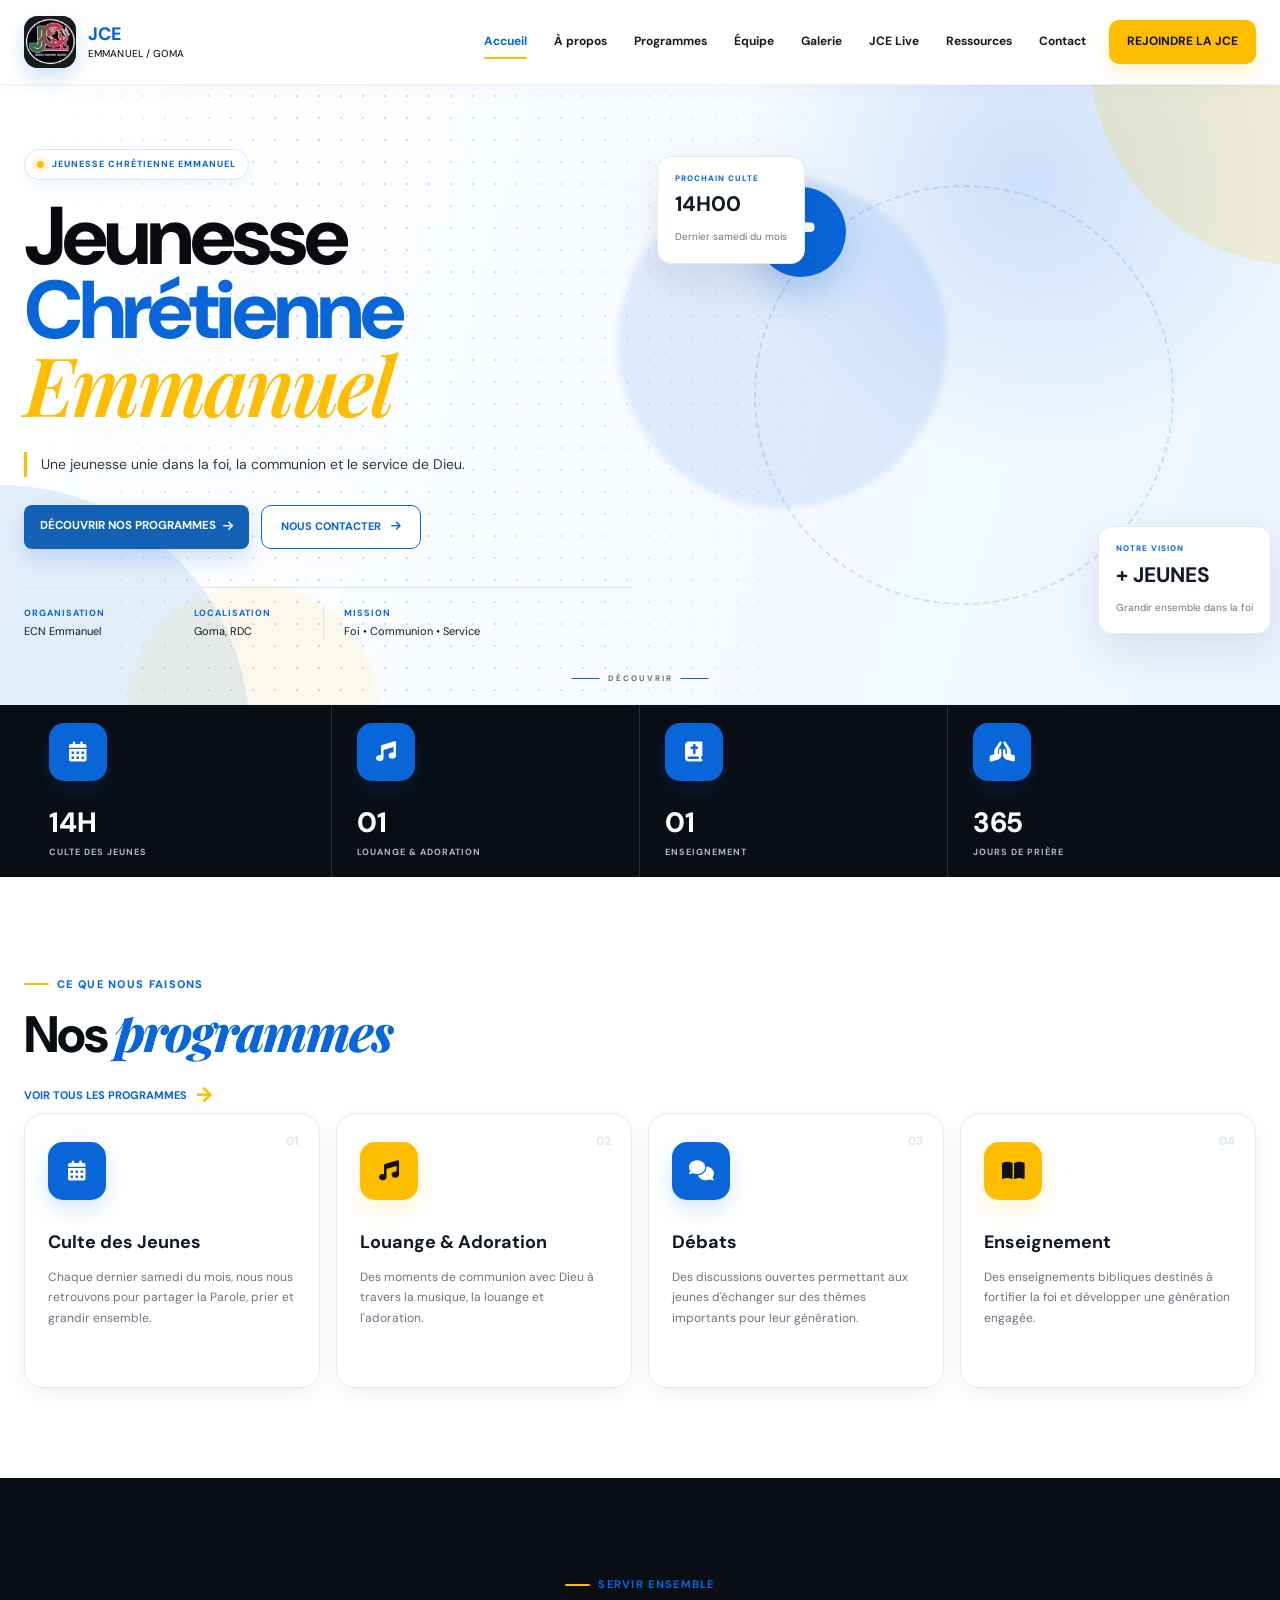
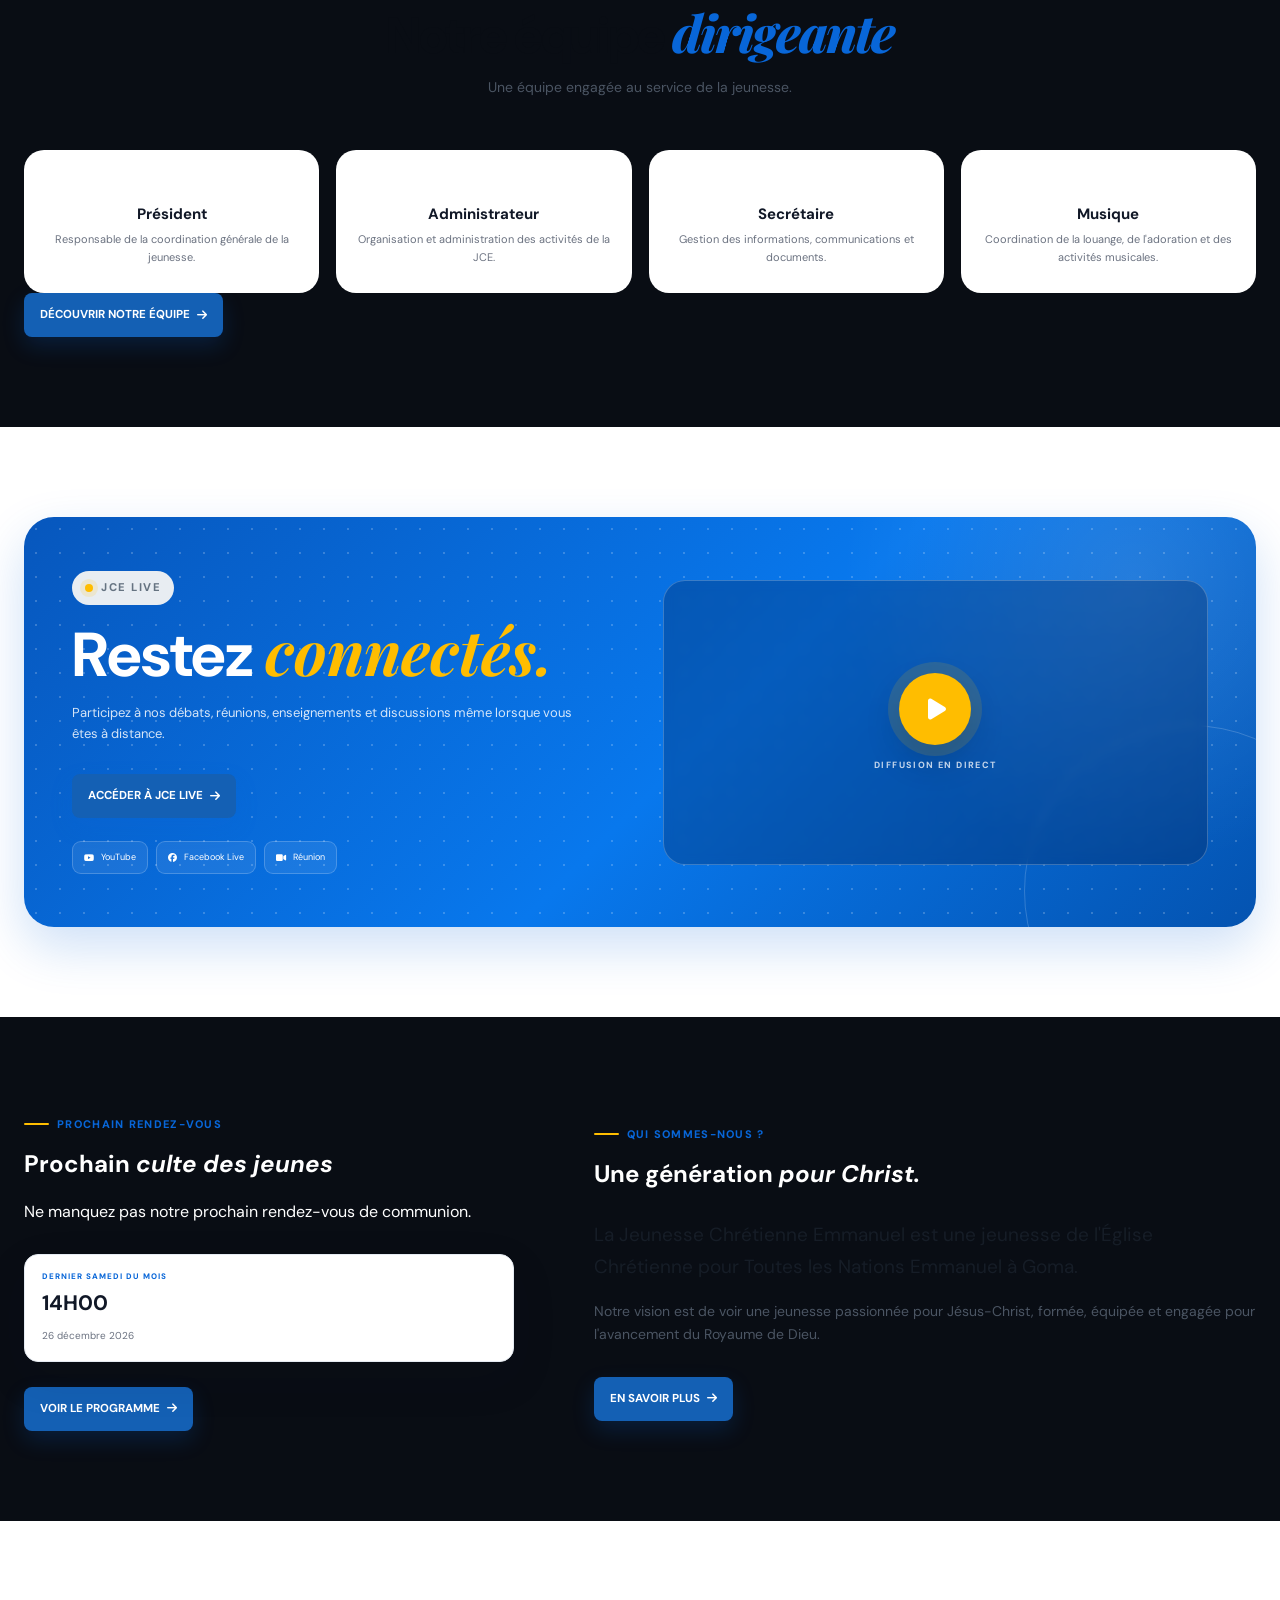
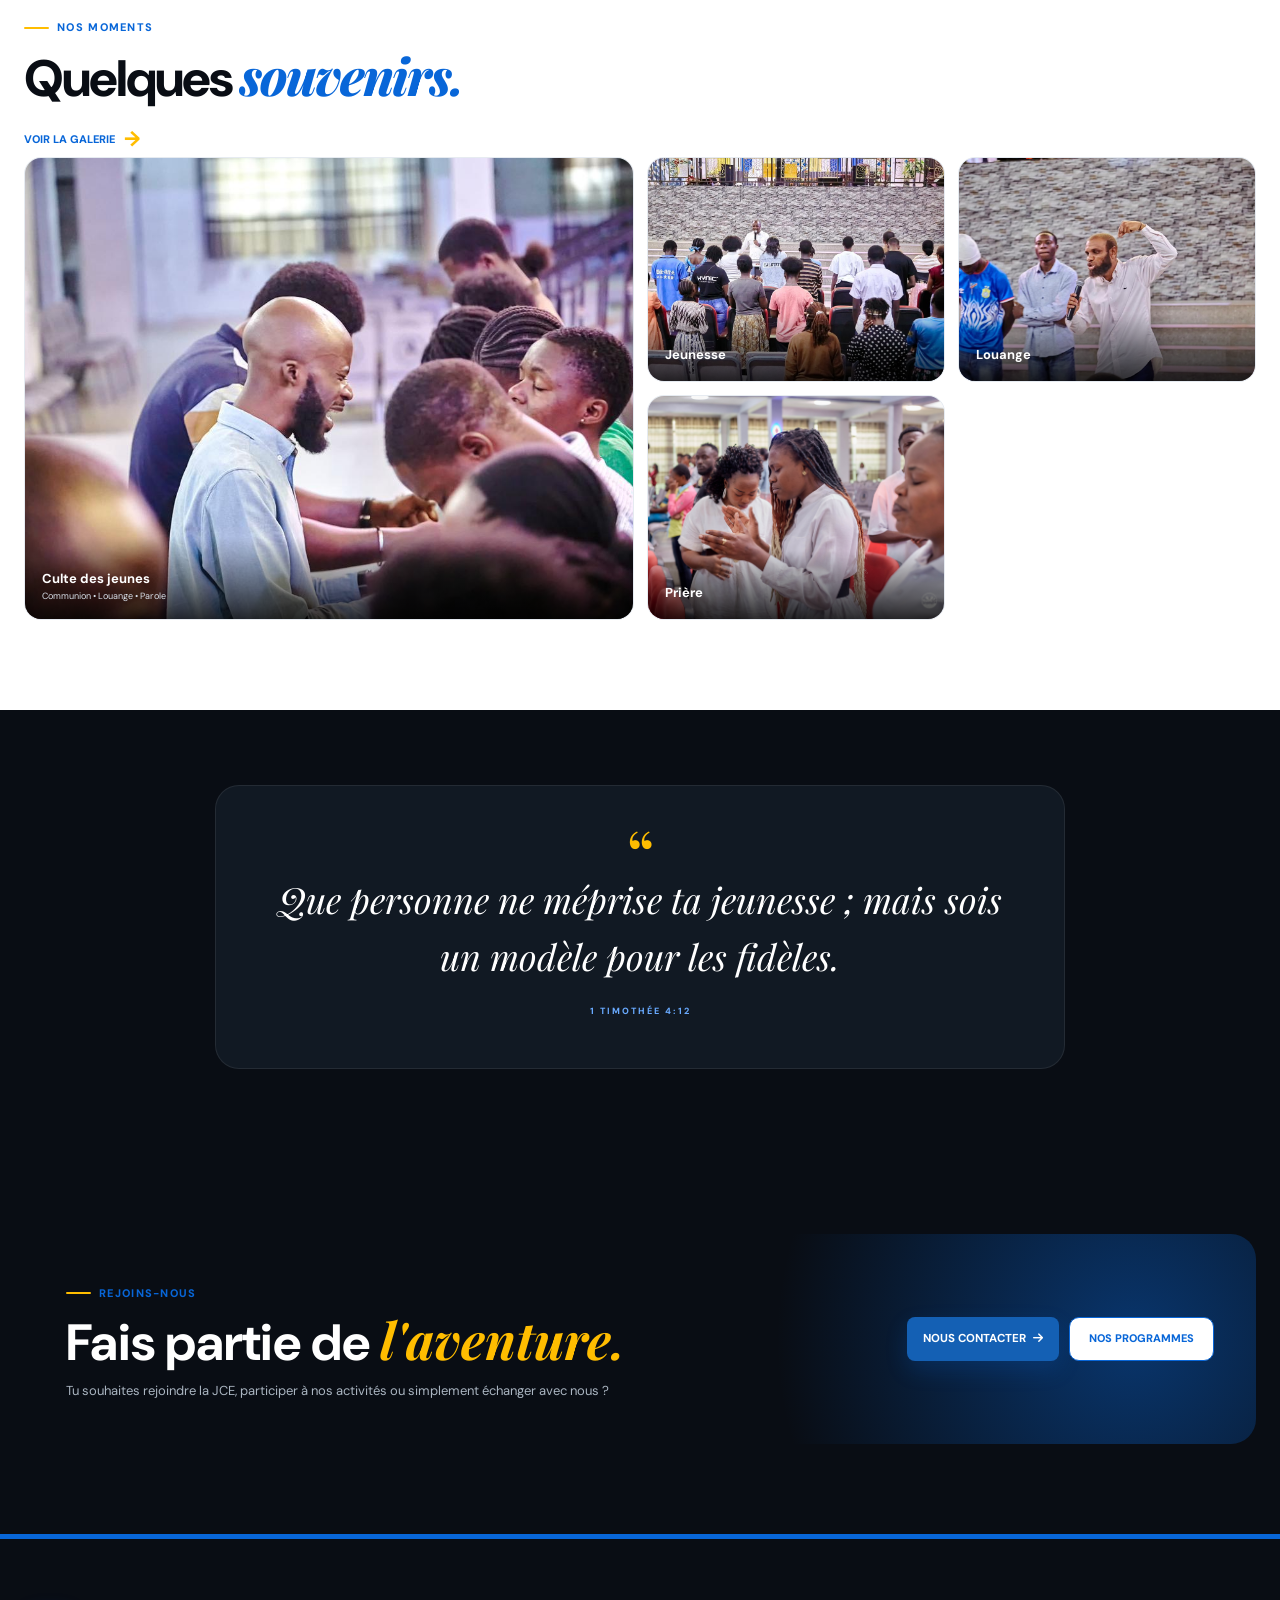
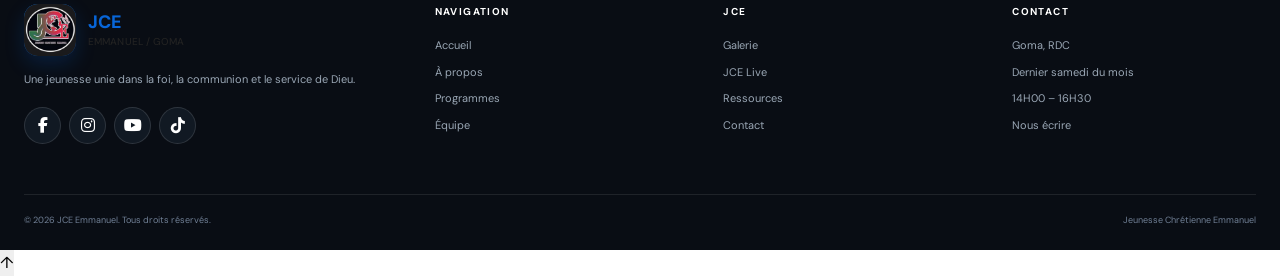
<file: index.html>
<!DOCTYPE html>
<html lang="fr">

<head>

    <meta charset="UTF-8">

    <meta name="viewport"
          content="width=device-width, initial-scale=1.0">

    <meta name="description"
          content="Jeunesse Chrétienne Emmanuel - ECN Emmanuel / Goma. Une jeunesse unie dans la foi, la communion et le service de Dieu.">

    <meta name="theme-color"
          content="#02060b">

    <title>
        JCE Emmanuel | Jeunesse Chrétienne Emmanuel
    </title>


    <!-- =====================================================
         GOOGLE FONTS
    ====================================================== -->

    <link rel="preconnect"
          href="https://fonts.googleapis.com">

    <link rel="preconnect"
          href="https://fonts.gstatic.com"
          crossorigin>

    <link href="https://fonts.googleapis.com/css2?family=DM+Sans:wght@400;500;600;700;800&family=Playfair+Display:wght@500;600;700&display=swap"
          rel="stylesheet">


    <!-- =====================================================
         FONT AWESOME
    ====================================================== -->

    <link rel="stylesheet"
          href="https://cdnjs.cloudflare.com/ajax/libs/font-awesome/6.5.2/css/all.min.css">


    <!-- =====================================================
         CSS PRINCIPAL
    ====================================================== -->

    <link rel="stylesheet"href="style.css">

</head>


<body>


<!-- =========================================================
     HEADER
========================================================= -->

<header class="site-header">

    <div class="container header-inner">


        <!-- LOGO -->

        <a href="index.html" class="brand">

    <div class="brand-mark">

        <img src="image/logo jeunesse.jpg"
             alt="Logo JCE Emmanuel">

    </div>

    <div class="brand-text">

        <strong>
            JCE
        </strong>

        <small>
            EMMANUEL / GOMA
        </small>

    </div>

</a>

        <!-- NAVIGATION -->

        <nav class="main-nav"
             id="mainNav">

            <a href="index.html"
               class="active">
                Accueil
            </a>

            <a href="apropos.html">
                À propos
            </a>

            <a href="programmes.html">
                Programmes
            </a>

            <a href="equipe.html">
                Équipe
            </a>

            <a href="galerie.html">
                Galerie
            </a>

            <a href="live.html">
                JCE Live
            </a>

            <a href="ressources.html">
                Ressources
            </a>

            <a href="contact.html">
                Contact
            </a>

            <a href="contact.html"
               class="nav-cta">
                REJOINDRE LA JCE
            </a>

        </nav>


        <!-- MENU MOBILE -->

        <button class="menu-toggle"
                id="menuToggle"
                type="button"
                aria-label="Ouvrir le menu">

            <span></span>
            <span></span>
            <span></span>

        </button>

    </div>

</header>



<!-- =========================================================
     HERO
========================================================= -->

<main>


<section class="home-hero"
         id="accueil">


    <!-- BACKGROUND -->

    <div class="hero-grid"></div>

    <div class="hero-glow hero-glow-one"></div>

    <div class="hero-glow hero-glow-two"></div>


    <div class="container hero-content">


        <!-- =================================================
             HERO TEXTE
        ================================================== -->

        <div class="hero-text">


            <div class="hero-badge">

                <span class="pulse-dot"></span>

                JEUNESSE CHRÉTIENNE EMMANUEL

            </div>


            <h1>

                Jeunesse
                <br>

                <span>
                    Chrétienne
                </span>

                <br>

                <em>
                    Emmanuel
                </em>

            </h1>


            <p>

                Une jeunesse unie dans la foi,
                la communion et le service de Dieu.

            </p>


            <!-- BOUTONS -->

            <div class="hero-actions">

                <a href="programmes.html"
                   class="btn btn-blue">

                    DÉCOUVRIR NOS PROGRAMMES

                    <i class="fa-solid fa-arrow-right"></i>

                </a>


                <a href="contact.html"
                   class="btn btn-outline">

                    NOUS CONTACTER

                    <i class="fa-solid fa-arrow-right"></i>

                </a>

            </div>


            <!-- INFORMATIONS -->

            <div class="hero-meta">


                <div>

                    <strong>
                        ORGANISATION
                    </strong>

                    <span>
                        ECN Emmanuel
                    </span>

                </div>


                <div>

                    <strong>
                        LOCALISATION
                    </strong>

                    <span>
                        Goma, RDC
                    </span>

                </div>


                <div>

                    <strong>
                        MISSION
                    </strong>

                    <span>
                        Foi • Communion • Service
                    </span>

                </div>


            </div>

        </div>



        <!-- =================================================
             HERO VISUEL
        ================================================== -->

        <div class="hero-visual">


            <div class="hero-orbit">

                <div class="orbit-line"></div>

                <div class="orbit-line orbit-line-two"></div>


                <div class="cross-symbol">

                    <i class="fa-solid fa-cross"></i>

                </div>


            </div>


            <!-- CARTE 1 -->

            <div class="hero-card hero-card-top">

                <span class="card-mini-label">
                    PROCHAIN CULTE
                </span>

                <strong>
                    14H00
                </strong>

                <span>
                    Dernier samedi du mois
                </span>

            </div>


            <!-- CARTE 2 -->

            <div class="hero-card hero-card-bottom">

                <span class="card-mini-label">
                    NOTRE VISION
                </span>

                <strong>
                    + JEUNES
                </strong>

                <span>
                    Grandir ensemble dans la foi
                </span>

            </div>


        </div>

    </div>


    <!-- SCROLL -->

    <div class="hero-scroll">

        <span class="scroll-line"></span>

        DÉCOUVRIR

        <span class="scroll-line"></span>

    </div>

</section>



<!-- =========================================================
     BANDEAU ACTIVITÉS
========================================================= -->

<section class="stats-section">

    <div class="container">

        <div class="stats-grid">


            <div class="stat-item">

                <div class="vision-icon">

                    <i class="fa-solid fa-calendar-days"></i>

                </div>

                <strong class="stat-number">
                    14H
                </strong>

                <span class="stat-label">
                    CULTE DES JEUNES
                </span>

            </div>


            <div class="stat-item">

                <div class="vision-icon">

                    <i class="fa-solid fa-music"></i>

                </div>

                <strong class="stat-number">
                    01
                </strong>

                <span class="stat-label">
                    LOUANGE & ADORATION
                </span>

            </div>


            <div class="stat-item">

                <div class="vision-icon">

                    <i class="fa-solid fa-book-bible"></i>

                </div>

                <strong class="stat-number">
                    01
                </strong>

                <span class="stat-label">
                    ENSEIGNEMENT
                </span>

            </div>


            <div class="stat-item">

                <div class="vision-icon">

                    <i class="fa-solid fa-hands-praying"></i>

                </div>

                <strong class="stat-number">
                    365
                </strong>

                <span class="stat-label">
                    JOURS DE PRIÈRE
                </span>

            </div>


        </div>

    </div>

</section>



<!-- =========================================================
     PROGRAMMES
========================================================= -->

<section class="section"
         id="programmes">

    <div class="container">


        <div class="section-heading-row">

            <div class="section-heading">

                <span class="eyebrow">
                    CE QUE NOUS FAISONS
                </span>

                <h2>
                    Nos
                    <em>
                        programmes
                    </em>
                </h2>

            </div>


            <a href="programmes.html"
               class="text-link">

                VOIR TOUS LES PROGRAMMES

                <span>
                    →
                </span>

            </a>

        </div>



        <div class="vision-grid">


            <!-- PROGRAMME 01 -->

            <article class="vision-card reveal">

                <span class="vision-number">
                    01
                </span>

                <div class="vision-icon">

                    <i class="fa-solid fa-calendar-days"></i>

                </div>

                <h3>
                    Culte des Jeunes
                </h3>

                <p>
                    Chaque dernier samedi du mois,
                    nous nous retrouvons pour partager
                    la Parole, prier et grandir ensemble.
                </p>

            </article>


            <!-- PROGRAMME 02 -->

            <article class="vision-card reveal">

                <span class="vision-number">
                    02
                </span>

                <div class="vision-icon">

                    <i class="fa-solid fa-music"></i>

                </div>

                <h3>
                    Louange & Adoration
                </h3>

                <p>
                    Des moments de communion avec Dieu
                    à travers la musique, la louange
                    et l'adoration.
                </p>

            </article>


            <!-- PROGRAMME 03 -->

            <article class="vision-card reveal">

                <span class="vision-number">
                    03
                </span>

                <div class="vision-icon">

                    <i class="fa-solid fa-comments"></i>

                </div>

                <h3>
                    Débats
                </h3>

                <p>
                    Des discussions ouvertes permettant
                    aux jeunes d'échanger sur des thèmes
                    importants pour leur génération.
                </p>

            </article>


            <!-- PROGRAMME 04 -->

            <article class="vision-card reveal">

                <span class="vision-number">
                    04
                </span>

                <div class="vision-icon">

                    <i class="fa-solid fa-book-open"></i>

                </div>

                <h3>
                    Enseignement
                </h3>

                <p>
                    Des enseignements bibliques destinés
                    à fortifier la foi et développer
                    une génération engagée.
                </p>

            </article>


        </div>

    </div>

</section>



<!-- =========================================================
     ÉQUIPE + LIVE
========================================================= -->

<section class="section dark-section">

    <div class="container">


        <div class="section-heading centered">

            <span class="eyebrow">
                SERVIR ENSEMBLE
            </span>

            <h2>
                Notre équipe
                <em>
                    dirigeante
                </em>
            </h2>

            <p>
                Une équipe engagée au service de la jeunesse.
            </p>

        </div>


        <br><br>


        <div class="departments-grid">


            <article class="department-card reveal">

                <div class="department-icon">

                    <i class="fa-solid fa-user-tie"></i>

                </div>

                <h3>
                    Président
                </h3>

                <p>
                    Responsable de la coordination
                    générale de la jeunesse.
                </p>

            </article>


            <article class="department-card reveal">

                <div class="department-icon">

                    <i class="fa-solid fa-users"></i>

                </div>

                <h3>
                    Administrateur
                </h3>

                <p>
                    Organisation et administration
                    des activités de la JCE.
                </p>

            </article>


            <article class="department-card reveal">

                <div class="department-icon">

                    <i class="fa-solid fa-file-lines"></i>

                </div>

                <h3>
                    Secrétaire
                </h3>

                <p>
                    Gestion des informations,
                    communications et documents.
                </p>

            </article>


            <article class="department-card reveal">

                <div class="department-icon">

                    <i class="fa-solid fa-music"></i>

                </div>

                <h3>
                    Musique
                </h3>

                <p>
                    Coordination de la louange,
                    de l'adoration et des activités musicales.
                </p>

            </article>


        </div>


        <div class="center-action">

            <a href="equipe.html"
               class="btn btn-blue">

                DÉCOUVRIR NOTRE ÉQUIPE

                <i class="fa-solid fa-arrow-right"></i>

            </a>

        </div>

    </div>

</section>



<!-- =========================================================
     JCE LIVE
========================================================= -->

<section class="section"
         id="live">

    <div class="container">


        <div class="live-banner">


            <div class="live-background"></div>


            <div class="live-content">


                <span class="live-status">

                    <span></span>

                    JCE LIVE

                </span>


                <h2>

                    Restez
                    <em>
                        connectés.
                    </em>

                </h2>


                <p>

                    Participez à nos débats,
                    réunions, enseignements et
                    discussions même lorsque vous
                    êtes à distance.

                </p>


                <div class="live-actions">

                    <a href="live.html"
                       class="btn btn-blue">

                        ACCÉDER À JCE LIVE

                        <i class="fa-solid fa-arrow-right"></i>

                    </a>

                </div>


                <div class="live-platforms">

                    <a href="live.html">

                        <i class="fa-brands fa-youtube"></i>

                        YouTube

                    </a>


                    <a href="live.html">

                        <i class="fa-brands fa-facebook"></i>

                        Facebook Live

                    </a>


                    <a href="live.html">

                        <i class="fa-solid fa-video"></i>

                        Réunion

                    </a>

                </div>

            </div>



            <div class="live-screen">


                <div class="live-play">

                    <i class="fa-solid fa-play"></i>

                </div>


                <span>
                    DIFFUSION EN DIRECT
                </span>

            </div>


        </div>

    </div>

</section>



<!-- =========================================================
     PROCHAIN CULTE + À PROPOS
========================================================= -->

<section class="section dark-section">

    <div class="container">


        <div class="two-columns">


            <!-- PROCHAIN CULTE -->

            <div class="reveal">

                <span class="eyebrow">
                    PROCHAIN RENDEZ-VOUS
                </span>

                <h2>
                    Prochain
                    <em>
                        culte des jeunes
                    </em>
                </h2>

                <p style="margin-top:15px;">
                    Ne manquez pas notre prochain
                    rendez-vous de communion.
                </p>


                <div class="hero-card"
                     style="
                        position:relative;
                        margin-top:30px;
                        left:auto;
                        right:auto;
                        bottom:auto;
                        top:auto;
                     ">

                    <span class="card-mini-label">
                        DERNIER SAMEDI DU MOIS
                    </span>

                    <strong id="nextServiceTime">
                        14H00
                    </strong>

                    <span id="nextServiceDate">
                        Prochain rendez-vous
                    </span>

                </div>


                <div class="hero-actions"
                     style="margin-top:25px;">

                    <a href="programmes.html"
                       class="btn btn-blue">

                        VOIR LE PROGRAMME

                        <i class="fa-solid fa-arrow-right"></i>

                    </a>

                </div>

            </div>



            <!-- À PROPOS -->

            <div class="reveal">

                <span class="eyebrow">
                    QUI SOMMES-NOUS ?
                </span>

                <h2>
                    Une génération
                    <em>
                        pour Christ.
                    </em>
                </h2>


                <div class="about-text"
                     style="margin-top:25px;">

                    <p class="large-text">

                        La Jeunesse Chrétienne Emmanuel
                        est une jeunesse de l'Église
                        Chrétienne pour Toutes les Nations
                        Emmanuel à Goma.

                    </p>


                    <p>

                        Notre vision est de voir une
                        jeunesse passionnée pour Jésus-Christ,
                        formée, équipée et engagée pour
                        l'avancement du Royaume de Dieu.

                    </p>


                    <a href="apropos.html"
                       class="btn btn-blue"
                       style="margin-top:15px;">

                        EN SAVOIR PLUS

                        <i class="fa-solid fa-arrow-right"></i>

                    </a>

                </div>

            </div>

        </div>

    </div>

</section>



<!-- =========================================================
     GALERIE
========================================================= -->

<section class="section"
         id="galerie">

    <div class="container">


        <div class="section-heading-row">

            <div class="section-heading">

                <span class="eyebrow">
                    NOS MOMENTS
                </span>

                <h2>
                    Quelques
                    <em>
                        souvenirs.
                    </em>
                </h2>

            </div>


            <a href="galerie.html"
               class="text-link">

                VOIR LA GALERIE

                <span>
                    →
                </span>

            </a>

        </div>



        <div class="gallery-grid">


            <a href="galerie.html"
               class="gallery-item gallery-large gallery-open reveal">

            <div class="gallery-placeholder">

               <img src="image/1610632.jpg"
               alt="Culte des jeunes">

            </div>

                <div class="gallery-overlay">

                    <h3>
                        Culte des jeunes
                    </h3>

                    <p>
                        Communion • Louange • Parole
                    </p>

                </div>

            </a>



            <a href="galerie.html"
               class="gallery-item gallery-open reveal">

            <div class="gallery-placeholder">

               <img src="image/1610628.jpg"
               alt="Louange et adoration">

           </div>

                <div class="gallery-overlay">

                    <h3>
                        Jeunesse
                    </h3>

                </div>

            </a>



            <a href="galerie.html"
               class="gallery-item gallery-open reveal">

            <div class="gallery-placeholder">

              <img src="image/1610634.jpg"
              alt="Prière">

            </div>

                <div class="gallery-overlay">

                    <h3>
                        Louange
                    </h3>

                </div>

            </a>



            <a href="galerie.html"
               class="gallery-item gallery-open reveal">

            <div class="gallery-placeholder">

              <img src="image/IMG_0626.jpg"
              alt="Prière">

              </div>

                <div class="gallery-overlay">

                    <h3>
                        Prière
                    </h3>

                </div>

            </a>


        </div>

    </div>

</section>



<!-- =========================================================
     VERSET / MESSAGE
========================================================= -->

<section class="scripture-section">

    <div class="container">

        <div class="scripture-card reveal">

            <span class="scripture-symbol">
                “
            </span>

            <p class="scripture-text">

                Que personne ne méprise ta jeunesse ;
                mais sois un modèle pour les fidèles.

            </p>

            <span class="scripture-reference">

                1 TIMOTHÉE 4:12

            </span>

        </div>

    </div>

</section>



<!-- =========================================================
     CTA
========================================================= -->

<section class="section dark-section">

    <div class="container">

        <div class="join-card reveal">


            <div>

                <span class="eyebrow">
                    REJOINS-NOUS
                </span>

                <h2>
                    Fais partie de
                    <em>
                        l'aventure.
                    </em>
                </h2>

                <p>

                    Tu souhaites rejoindre la JCE,
                    participer à nos activités ou
                    simplement échanger avec nous ?

                </p>

            </div>


            <div class="join-actions">

                <a href="contact.html"
                   class="btn btn-blue">

                    NOUS CONTACTER

                    <i class="fa-solid fa-arrow-right"></i>

                </a>


                <a href="programmes.html"
                   class="btn btn-outline">

                    NOS PROGRAMMES

                </a>

            </div>


        </div>

    </div>

</section>


</main>



<!-- =========================================================
     FOOTER
========================================================= -->

<footer class="site-footer">

    <div class="container">


        <div class="footer-grid">

            <!-- BRAND -->

            <div class="footer-brand">

                <a href="index.html"
                   class="brand">

            <div class="brand-mark">

                 <img src="image/logo jeunesse.jpg"
                 alt="Logo JCE Emmanuel">

            </div>

                    <div class="brand-text">

                        <strong>
                            JCE
                        </strong>

                        <small>
                            EMMANUEL / GOMA
                        </small>

                    </div>

                </a>


                <p>

                    Une jeunesse unie dans la foi,
                    la communion et le service de Dieu.

                </p>


                <div class="social-links">

                    <a href="#"
                       aria-label="Facebook">

                        <i class="fa-brands fa-facebook-f"></i>

                    </a>


                    <a href="#"
                       aria-label="Instagram">

                        <i class="fa-brands fa-instagram"></i>

                    </a>


                    <a href="#"
                       aria-label="YouTube">

                        <i class="fa-brands fa-youtube"></i>

                    </a>


                    <a href="#"
                       aria-label="TikTok">

                        <i class="fa-brands fa-tiktok"></i>

                    </a>

                </div>

            </div>



            <!-- NAVIGATION -->

            <div class="footer-column">

                <h4>
                    NAVIGATION
                </h4>

                <a href="index.html">
                    Accueil
                </a>

                <a href="apropos.html">
                    À propos
                </a>

                <a href="programmes.html">
                    Programmes
                </a>

                <a href="equipe.html">
                    Équipe
                </a>

            </div>



            <!-- SERVICES -->

            <div class="footer-column">

                <h4>
                    JCE
                </h4>

                <a href="galerie.html">
                    Galerie
                </a>

                <a href="live.html">
                    JCE Live
                </a>

                <a href="ressources.html">
                    Ressources
                </a>

                <a href="contact.html">
                    Contact
                </a>

            </div>



            <!-- CONTACT -->

            <div class="footer-column">

                <h4>
                    CONTACT
                </h4>

                <a href="contact.html">
                    Goma, RDC
                </a>

                <a href="contact.html">
                    Dernier samedi du mois
                </a>

                <a href="contact.html">
                    14H00 – 16H30
                </a>

                <a href="contact.html">
                    Nous écrire
                </a>

            </div>


        </div>



        <div class="footer-bottom">

            <span>
                © <span id="currentYear"></span>
                JCE Emmanuel.
                Tous droits réservés.
            </span>

            <span>
                Jeunesse Chrétienne Emmanuel
            </span>

        </div>

    </div>

</footer>



<!-- =========================================================
     JAVASCRIPT
========================================================= -->

<script src="js/main.js"></script>


<!-- =========================================================
     FALLBACK JS
     Ces fonctions restent compatibles avec Firebase plus tard.
========================================================= -->

<script>

document.addEventListener("DOMContentLoaded", function () {


    /* ANNÉE */

    const year =
        document.getElementById("currentYear");

    if (year) {

        year.textContent =
            new Date().getFullYear();

    }


    /* MENU MOBILE */

    const menuToggle =
        document.getElementById("menuToggle");

    const mainNav =
        document.getElementById("mainNav");


    if (menuToggle && mainNav) {

        menuToggle.addEventListener(
            "click",
            function () {

                menuToggle.classList.toggle("active");

                mainNav.classList.toggle("open");

                document.body.classList.toggle(
                    "menu-open"
                );

            }
        );


        mainNav
            .querySelectorAll("a")
            .forEach(function (link) {

                link.addEventListener(
                    "click",
                    function () {

                        menuToggle.classList.remove(
                            "active"
                        );

                        mainNav.classList.remove(
                            "open"
                        );

                        document.body.classList.remove(
                            "menu-open"
                        );

                    }
                );

            });

    }


    /* ANIMATION REVEAL */

    const revealElements =
        document.querySelectorAll(".reveal");


    if ("IntersectionObserver" in window) {

        const observer =
            new IntersectionObserver(
                function (entries) {

                    entries.forEach(
                        function (entry) {

                            if (
                                entry.isIntersecting
                            ) {

                                entry.target.classList.add(
                                    "visible"
                                );

                                observer.unobserve(
                                    entry.target
                                );

                            }

                        }
                    );

                },
                {
                    threshold: 0.12
                }
            );


        revealElements.forEach(
            function (element) {

                observer.observe(element);

            }
        );

    } else {

        revealElements.forEach(
            function (element) {

                element.classList.add(
                    "visible"
                );

            }
        );

    }


    /* =====================================================
       PROCHAIN CULTE
       Préparé pour être remplacé plus tard par Firebase.
    ===================================================== */

    const serviceDate =
        document.getElementById(
            "nextServiceDate"
        );


    if (serviceDate) {

        const now =
            new Date();

        let next =
            new Date(
                now.getFullYear(),
                now.getMonth(),
                1
            );


        while (
            next.getDay() !== 6
        ) {

            next.setDate(
                next.getDate() + 1
            );

        }


        /* Dernier samedi du mois */

        const lastDay =
            new Date(
                next.getFullYear(),
                next.getMonth() + 1,
                0
            );


        while (
            lastDay.getDay() !== 6
        ) {

            lastDay.setDate(
                lastDay.getDate() - 1
            );

        }


        if (
            now >
            lastDay
        ) {

            const nextMonth =
                new Date(
                    now.getFullYear(),
                    now.getMonth() + 1,
                    1
                );


            while (
                nextMonth.getDay() !== 6
            ) {

                nextMonth.setDate(
                    nextMonth.getDate() + 1
                );

            }


            const finalSaturday =
                new Date(
                    nextMonth.getFullYear(),
                    nextMonth.getMonth() + 1,
                    0
                );


            while (
                finalSaturday.getDay() !== 6
            ) {

                finalSaturday.setDate(
                    finalSaturday.getDate() - 1
                );

            }


            serviceDate.textContent =
                finalSaturday.toLocaleDateString(
                    "fr-FR",
                    {
                        day: "numeric",
                        month: "long",
                        year: "numeric"
                    }
                );

        } else {

            serviceDate.textContent =
                lastDay.toLocaleDateString(
                    "fr-FR",
                    {
                        day: "numeric",
                        month: "long",
                        year: "numeric"
                    }
                );

        }

    }

});

</script>


</body>

</html>
</file>
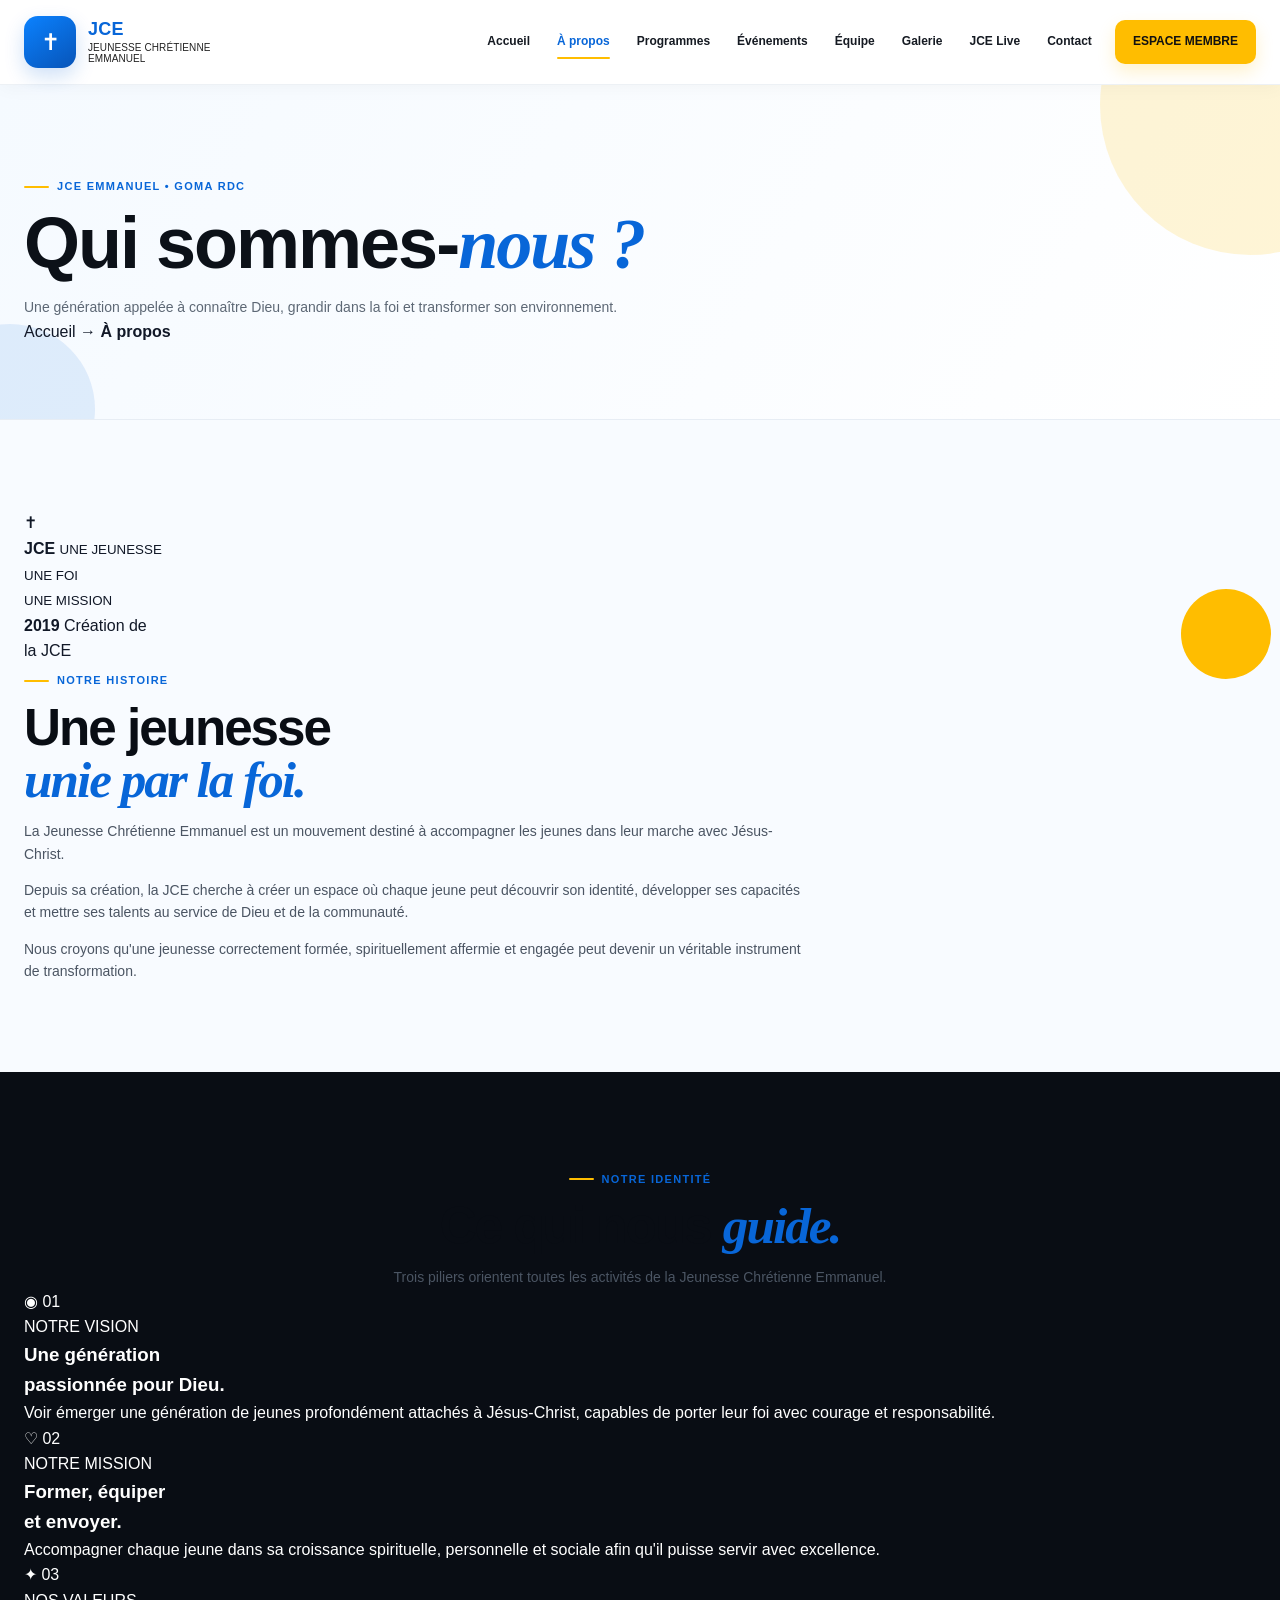
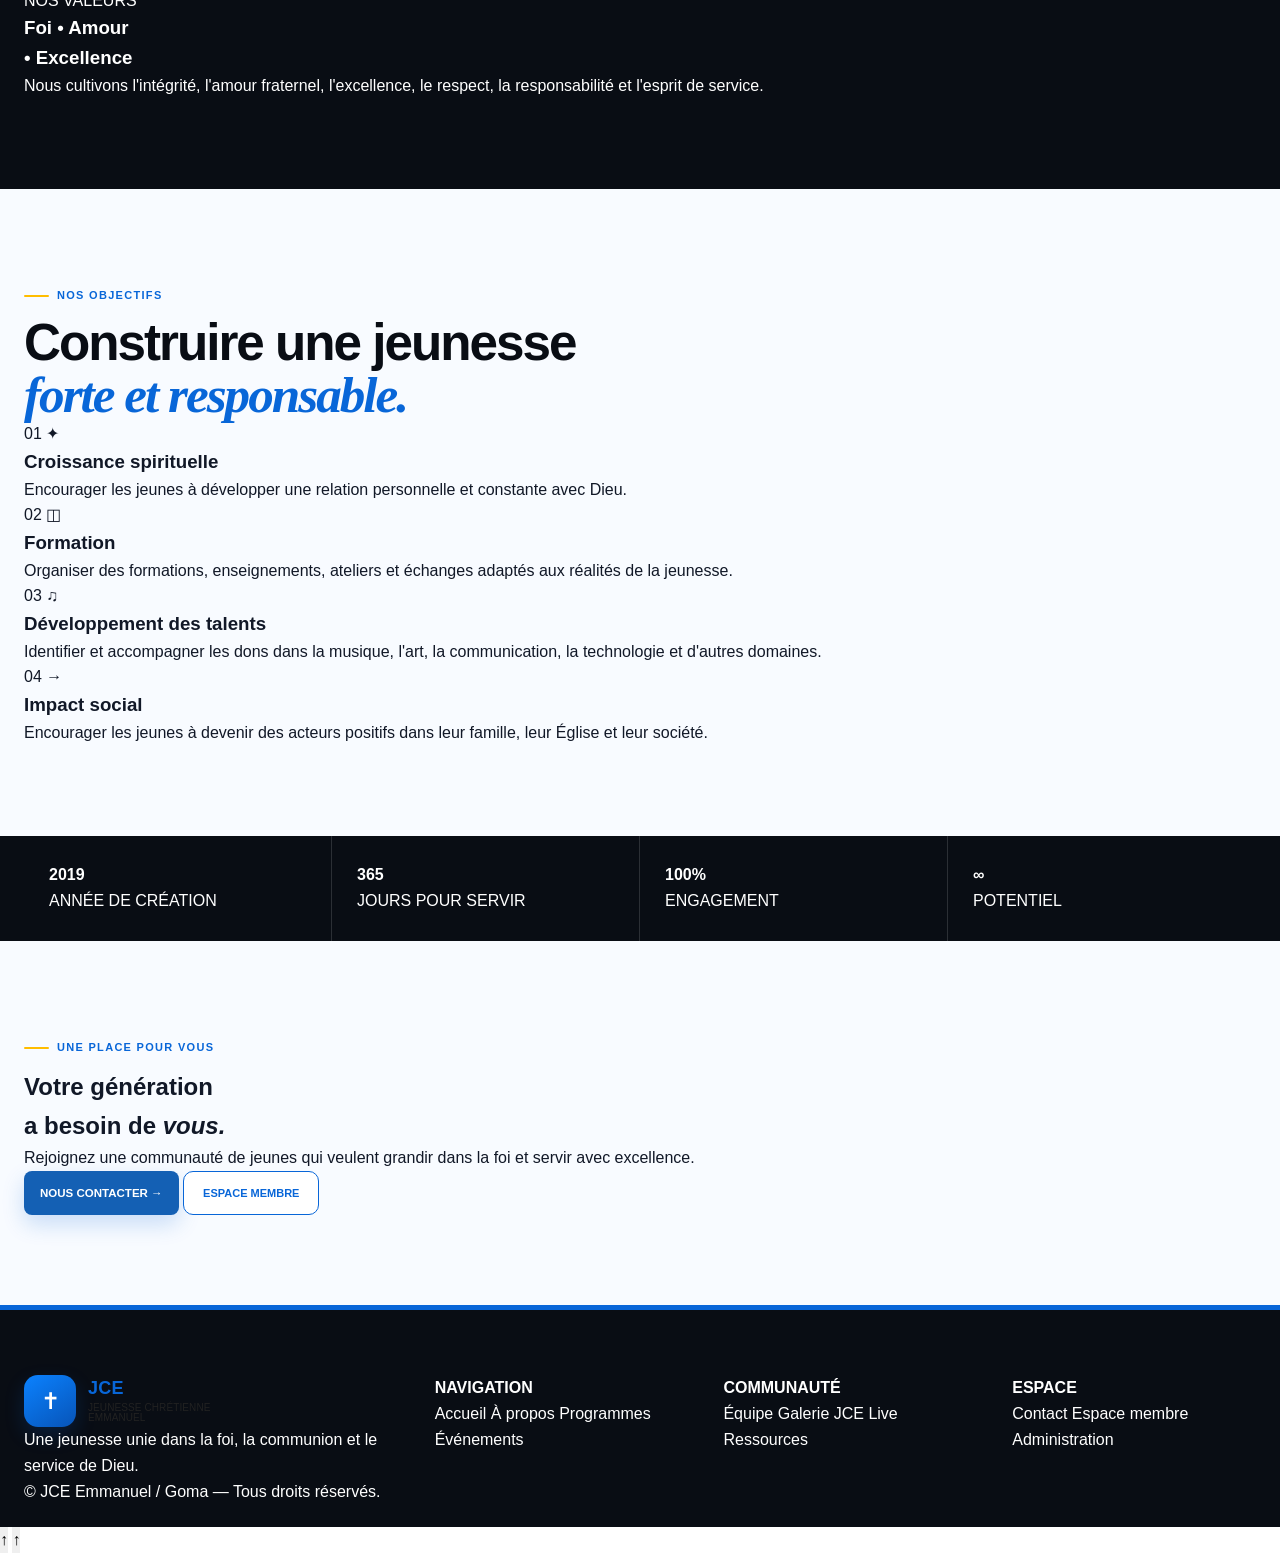
<file: apropos.html>
<!DOCTYPE html>
<html lang="fr">

<head>
    <meta charset="UTF-8">
    <meta name="viewport" content="width=device-width, initial-scale=1.0">

    <meta name="description"
        content="Découvrez la vision, la mission, les valeurs et l'histoire de la Jeunesse Chrétienne Emmanuel.">

    <title>À propos | JCE Emmanuel</title>

    <link rel="stylesheet" href="style.css">
</head>

<body>

<!-- =========================================================
     HEADER
========================================================= -->

<header class="site-header" id="siteHeader">

    <div class="container header-inner">

        <a href="index.html" class="brand">

            <span class="brand-mark">✝</span>

            <span class="brand-text">
                <strong>JCE</strong>

                <small>
                    JEUNESSE CHRÉTIENNE<br>
                    EMMANUEL
                </small>
            </span>

        </a>


        <button
            class="menu-toggle"
            id="menuToggle"
            aria-label="Ouvrir le menu">

            ☰

        </button>


        <nav class="main-nav" id="mainNav">

            <a href="index.html">
                Accueil
            </a>

            <a
                href="apropos.html"
                class="active">

                À propos

            </a>

            <a href="programmes.html">
                Programmes
            </a>

            <a href="evenements.html">
                Événements
            </a>

            <a href="equipe.html">
                Équipe
            </a>

            <a href="galerie.html">
                Galerie
            </a>

            <a href="live.html">
                JCE Live
            </a>

            <a href="contact.html">
                Contact
            </a>

            <a
                href="membre/connexion.html"
                class="nav-cta">

                ESPACE MEMBRE

            </a>

        </nav>

    </div>

</header>


<!-- =========================================================
     PAGE HERO
========================================================= -->

<main>

<section class="page-hero">

    <div class="page-hero-glow"></div>

    <div class="container page-hero-content reveal">

        <span class="eyebrow">
            JCE EMMANUEL • GOMA RDC
        </span>

        <h1>
            Qui sommes-<em>nous ?</em>
        </h1>

        <p>
            Une génération appelée à connaître Dieu,
            grandir dans la foi et transformer son environnement.
        </p>

        <div class="breadcrumb">

            <a href="index.html">
                Accueil
            </a>

            <span>→</span>

            <strong>
                À propos
            </strong>

        </div>

    </div>

</section>


<!-- =========================================================
     INTRODUCTION
========================================================= -->

<section class="section about-intro">

    <div class="container about-intro-grid">


        <div class="about-visual reveal">

            <div class="visual-main">

                <span class="visual-cross">
                    ✝
                </span>

                <div class="visual-text">

                    <strong>
                        JCE
                    </strong>

                    <small>
                        UNE JEUNESSE<br>
                        UNE FOI<br>
                        UNE MISSION
                    </small>

                </div>

            </div>


            <div class="visual-floating">

                <strong>
                    2019
                </strong>

                <span>
                    Création de<br>
                    la JCE
                </span>

            </div>

        </div>


        <div class="section-heading reveal">

            <span class="eyebrow">
                NOTRE HISTOIRE
            </span>

            <h2>
                Une jeunesse<br>
                <em>unie par la foi.</em>
            </h2>

            <p>
                La Jeunesse Chrétienne Emmanuel est un mouvement
                destiné à accompagner les jeunes dans leur marche
                avec Jésus-Christ.
            </p>

            <p>
                Depuis sa création, la JCE cherche à créer un espace
                où chaque jeune peut découvrir son identité,
                développer ses capacités et mettre ses talents
                au service de Dieu et de la communauté.
            </p>

            <p>
                Nous croyons qu'une jeunesse correctement formée,
                spirituellement affermie et engagée peut devenir
                un véritable instrument de transformation.
            </p>

        </div>

    </div>

</section>


<!-- =========================================================
     VISION / MISSION / VALEURS
========================================================= -->

<section class="section dark-section">

    <div class="container">

        <div class="section-heading centered reveal">

            <span class="eyebrow">
                NOTRE IDENTITÉ
            </span>

            <h2>
                Ce qui nous <em>guide.</em>
            </h2>

            <p>
                Trois piliers orientent toutes les activités
                de la Jeunesse Chrétienne Emmanuel.
            </p>

        </div>


        <div class="identity-grid">


            <article class="identity-card reveal">

                <div class="identity-top">

                    <span class="identity-icon">
                        ◉
                    </span>

                    <span class="identity-number">
                        01
                    </span>

                </div>

                <span class="identity-label">
                    NOTRE VISION
                </span>

                <h3>
                    Une génération<br>
                    passionnée pour Dieu.
                </h3>

                <p>
                    Voir émerger une génération de jeunes
                    profondément attachés à Jésus-Christ,
                    capables de porter leur foi avec courage
                    et responsabilité.
                </p>

            </article>


            <article class="identity-card identity-highlight reveal">

                <div class="identity-top">

                    <span class="identity-icon gold">
                        ♡
                    </span>

                    <span class="identity-number">
                        02
                    </span>

                </div>

                <span class="identity-label gold-text">
                    NOTRE MISSION
                </span>

                <h3>
                    Former, équiper<br>
                    et envoyer.
                </h3>

                <p>
                    Accompagner chaque jeune dans sa croissance
                    spirituelle, personnelle et sociale afin
                    qu'il puisse servir avec excellence.
                </p>

            </article>


            <article class="identity-card reveal">

                <div class="identity-top">

                    <span class="identity-icon">
                        ✦
                    </span>

                    <span class="identity-number">
                        03
                    </span>

                </div>

                <span class="identity-label">
                    NOS VALEURS
                </span>

                <h3>
                    Foi • Amour<br>
                    • Excellence
                </h3>

                <p>
                    Nous cultivons l'intégrité, l'amour fraternel,
                    l'excellence, le respect, la responsabilité
                    et l'esprit de service.
                </p>

            </article>

        </div>

    </div>

</section>


<!-- =========================================================
     NOS OBJECTIFS
========================================================= -->

<section class="section objectives-section">

    <div class="container">

        <div class="section-heading row-heading reveal">

            <div>

                <span class="eyebrow">
                    NOS OBJECTIFS
                </span>

                <h2>
                    Construire une jeunesse<br>
                    <em>forte et responsable.</em>
                </h2>

            </div>

        </div>


        <div class="objectives-grid">


            <article class="objective-card reveal">

                <span class="objective-number">
                    01
                </span>

                <span class="objective-icon">
                    ✦
                </span>

                <h3>
                    Croissance spirituelle
                </h3>

                <p>
                    Encourager les jeunes à développer une
                    relation personnelle et constante avec Dieu.
                </p>

            </article>


            <article class="objective-card reveal">

                <span class="objective-number">
                    02
                </span>

                <span class="objective-icon">
                    ◫
                </span>

                <h3>
                    Formation
                </h3>

                <p>
                    Organiser des formations, enseignements,
                    ateliers et échanges adaptés aux réalités
                    de la jeunesse.
                </p>

            </article>


            <article class="objective-card reveal">

                <span class="objective-number">
                    03
                </span>

                <span class="objective-icon gold">
                    ♫
                </span>

                <h3>
                    Développement des talents
                </h3>

                <p>
                    Identifier et accompagner les dons dans
                    la musique, l'art, la communication,
                    la technologie et d'autres domaines.
                </p>

            </article>


            <article class="objective-card reveal">

                <span class="objective-number">
                    04
                </span>

                <span class="objective-icon gold">
                    →
                </span>

                <h3>
                    Impact social
                </h3>

                <p>
                    Encourager les jeunes à devenir des acteurs
                    positifs dans leur famille, leur Église
                    et leur société.
                </p>

            </article>


        </div>

    </div>

</section>


<!-- =========================================================
     STATISTIQUES
========================================================= -->

<section class="stats-section">

    <div class="container stats-grid">


        <div class="stat-item reveal">

            <strong>
                2019
            </strong>

            <span>
                ANNÉE DE CRÉATION
            </span>

        </div>


        <div class="stat-item reveal">

            <strong>
                365
            </strong>

            <span>
                JOURS POUR SERVIR
            </span>

        </div>


        <div class="stat-item reveal">

            <strong>
                100%
            </strong>

            <span>
                ENGAGEMENT
            </span>

        </div>


        <div class="stat-item reveal">

            <strong>
                ∞
            </strong>

            <span>
                POTENTIEL
            </span>

        </div>

    </div>

</section>


<!-- =========================================================
     CTA
========================================================= -->

<section class="section about-cta">

    <div class="container">

        <div class="about-cta-box reveal">

            <div>

                <span class="eyebrow">
                    UNE PLACE POUR VOUS
                </span>

                <h2>
                    Votre génération<br>
                    a besoin de <em>vous.</em>
                </h2>

                <p>
                    Rejoignez une communauté de jeunes qui veulent
                    grandir dans la foi et servir avec excellence.
                </p>

            </div>


            <div class="about-cta-actions">

                <a
                    href="contact.html"
                    class="btn btn-blue">

                    NOUS CONTACTER →

                </a>

                <a
                    href="membre/connexion.html"
                    class="btn btn-outline">

                    ESPACE MEMBRE

                </a>

            </div>

        </div>

    </div>

</section>

</main>


<!-- =========================================================
     FOOTER
========================================================= -->

<footer class="site-footer">

    <div class="container footer-grid">


        <div>

            <a
                class="brand"
                href="index.html">

                <span class="brand-mark">
                    ✝
                </span>

                <span class="brand-text">

                    <strong>
                        JCE
                    </strong>

                    <small>
                        JEUNESSE CHRÉTIENNE<br>
                        EMMANUEL
                    </small>

                </span>

            </a>


            <p>
                Une jeunesse unie dans la foi,
                la communion et le service de Dieu.
            </p>

        </div>


        <div>

            <h4>
                NAVIGATION
            </h4>

            <a href="index.html">
                Accueil
            </a>

            <a href="apropos.html">
                À propos
            </a>

            <a href="programmes.html">
                Programmes
            </a>

            <a href="evenements.html">
                Événements
            </a>

        </div>


        <div>

            <h4>
                COMMUNAUTÉ
            </h4>

            <a href="equipe.html">
                Équipe
            </a>

            <a href="galerie.html">
                Galerie
            </a>

            <a href="live.html">
                JCE Live
            </a>

            <a href="ressources.html">
                Ressources
            </a>

        </div>


        <div>

            <h4>
                ESPACE
            </h4>

            <a href="contact.html">
                Contact
            </a>

            <a href="membre/connexion.html">
                Espace membre
            </a>

            <a href="admin/connexion.html">
                Administration
            </a>

        </div>

    </div>


    <div class="container footer-copy">

        © <span id="year"></span>
        JCE Emmanuel / Goma —
        Tous droits réservés.

    </div>

</footer>


<button
    class="back-top"
    id="backTop">

    ↑

</button>


<script src="js/main.js"></script>

</body>

</html>
</file>
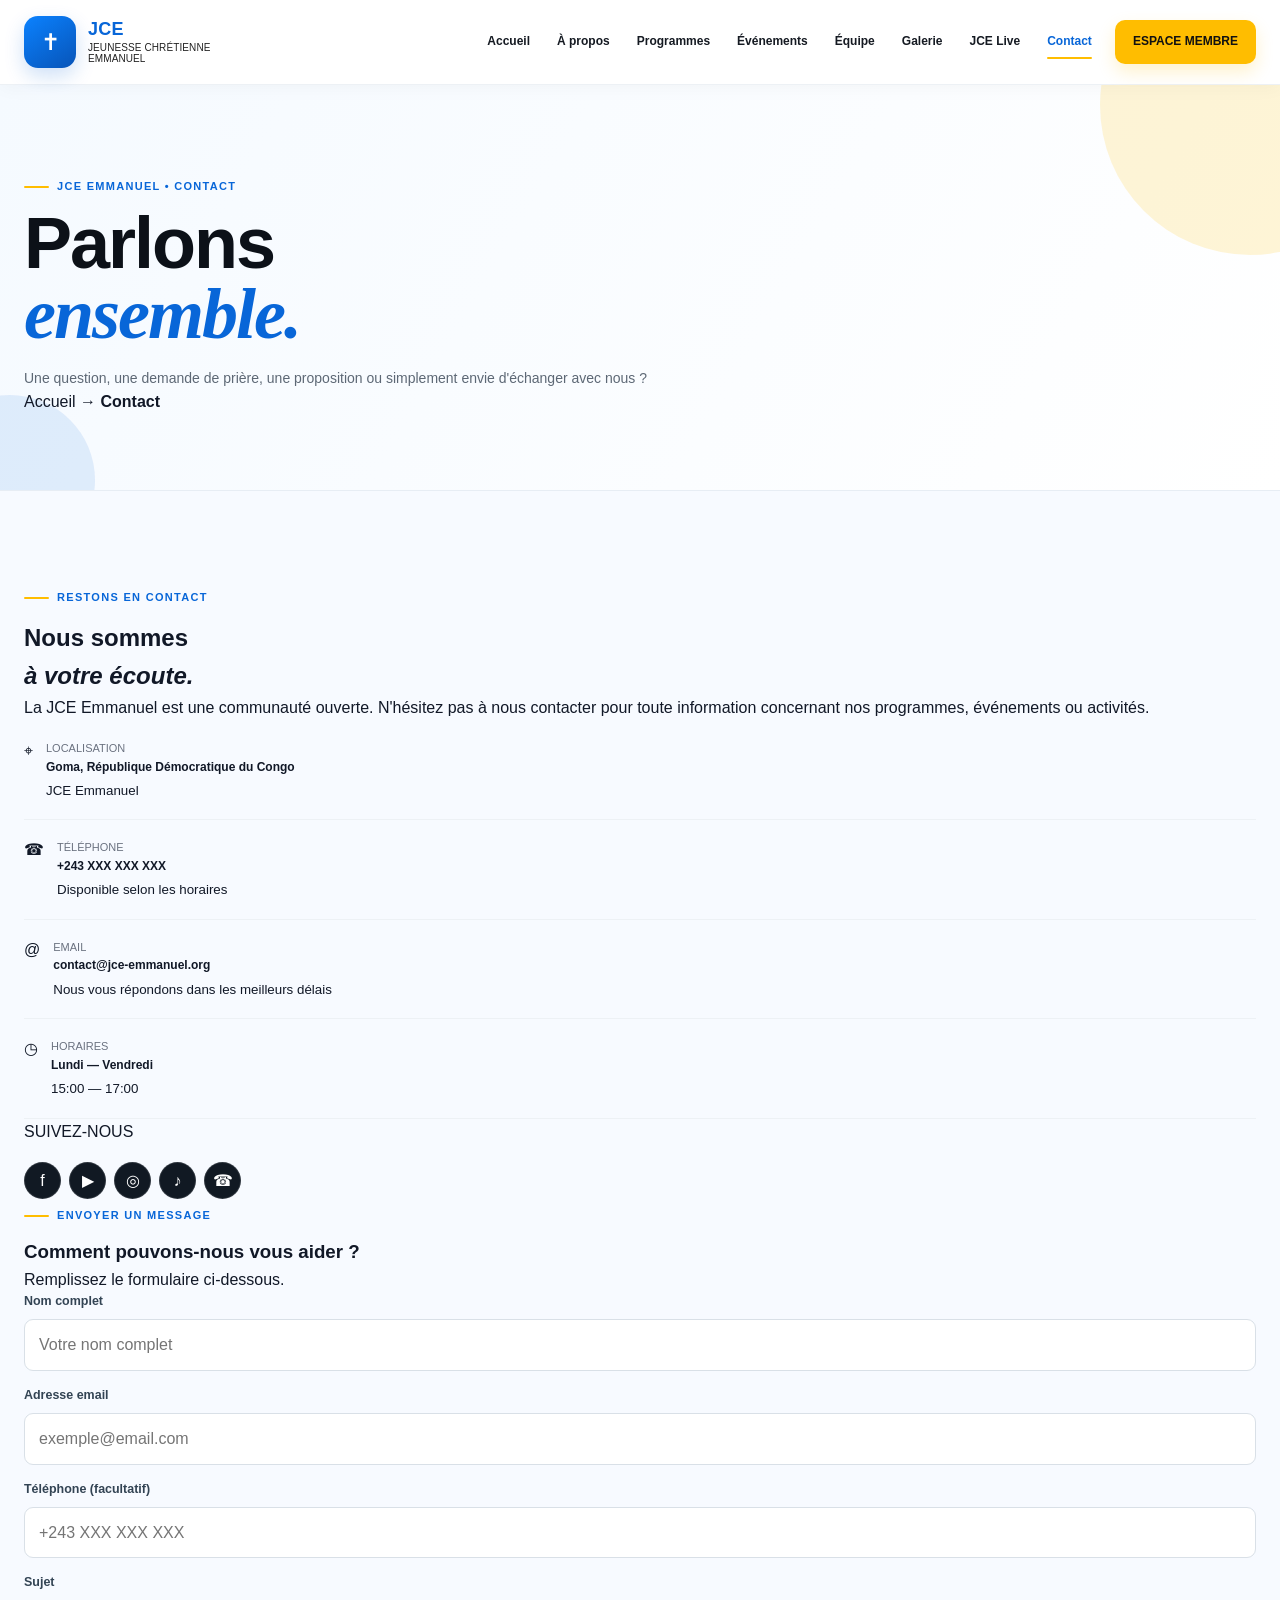
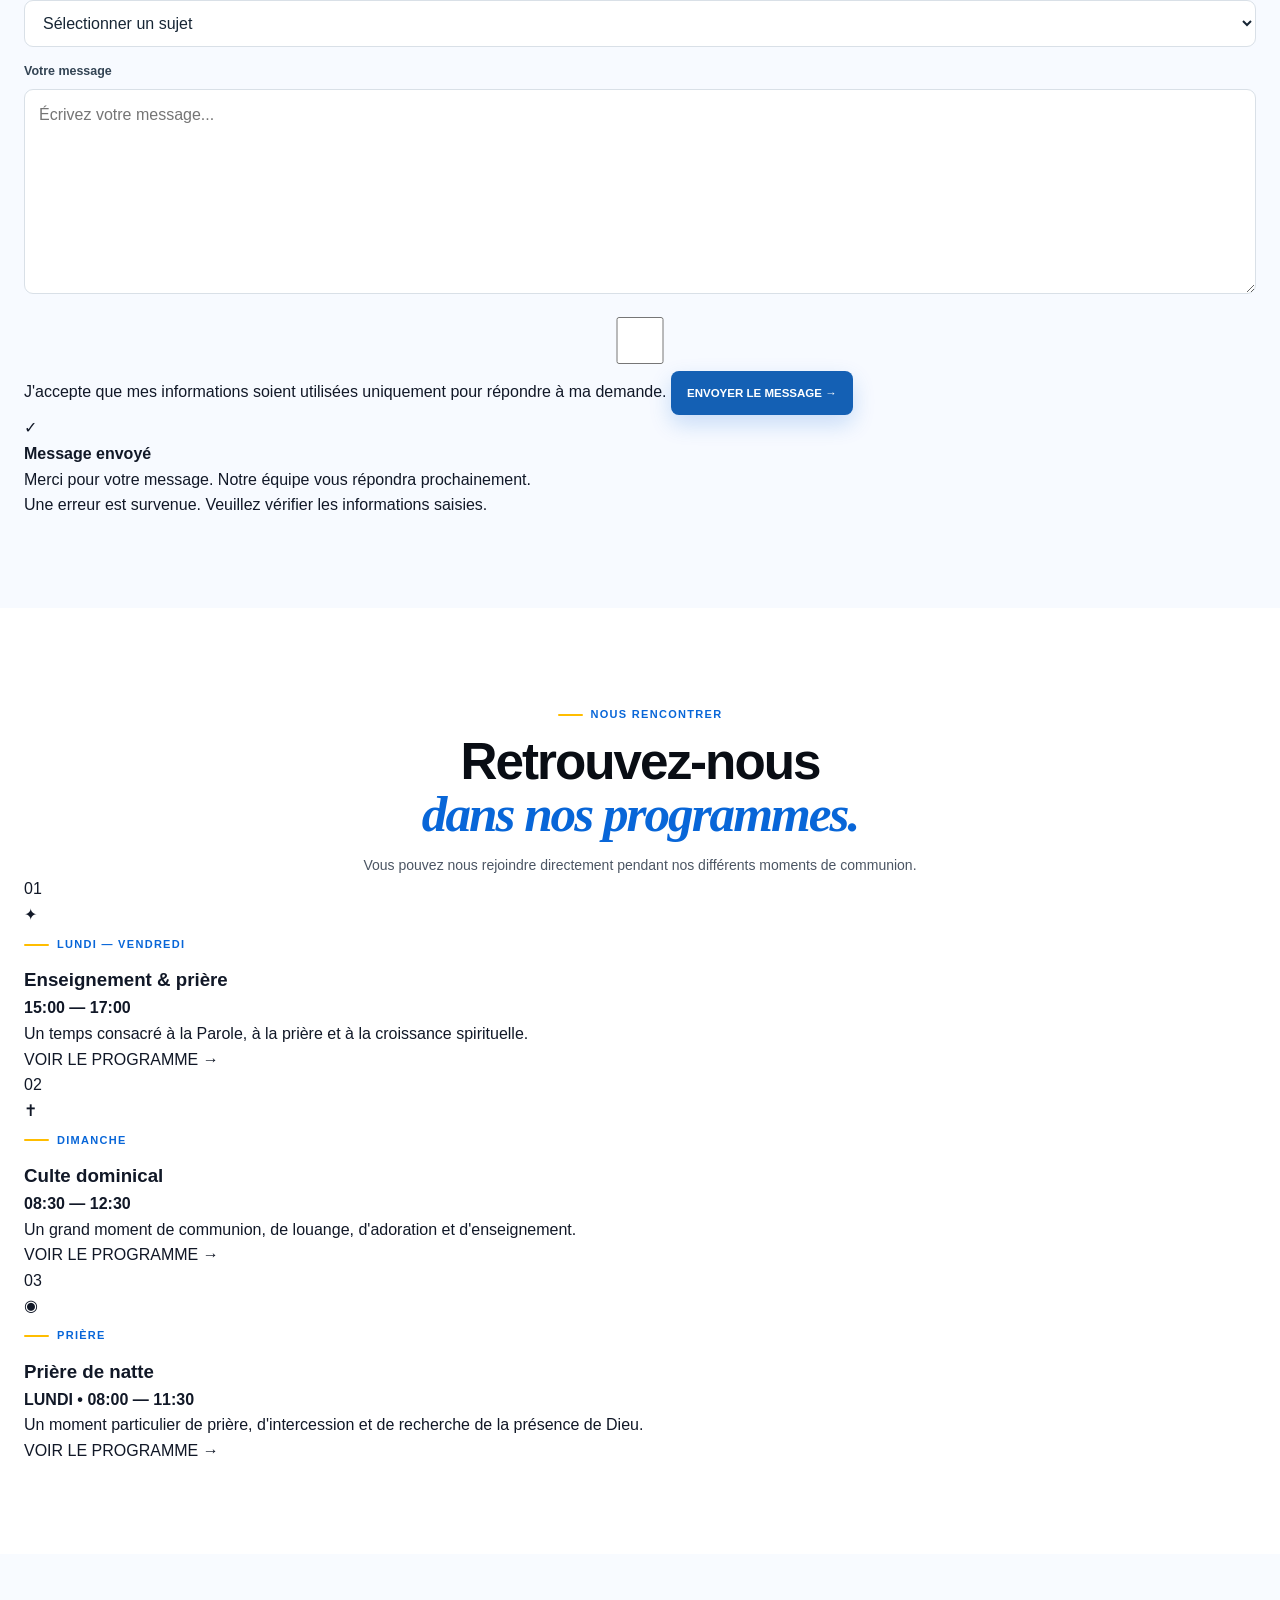
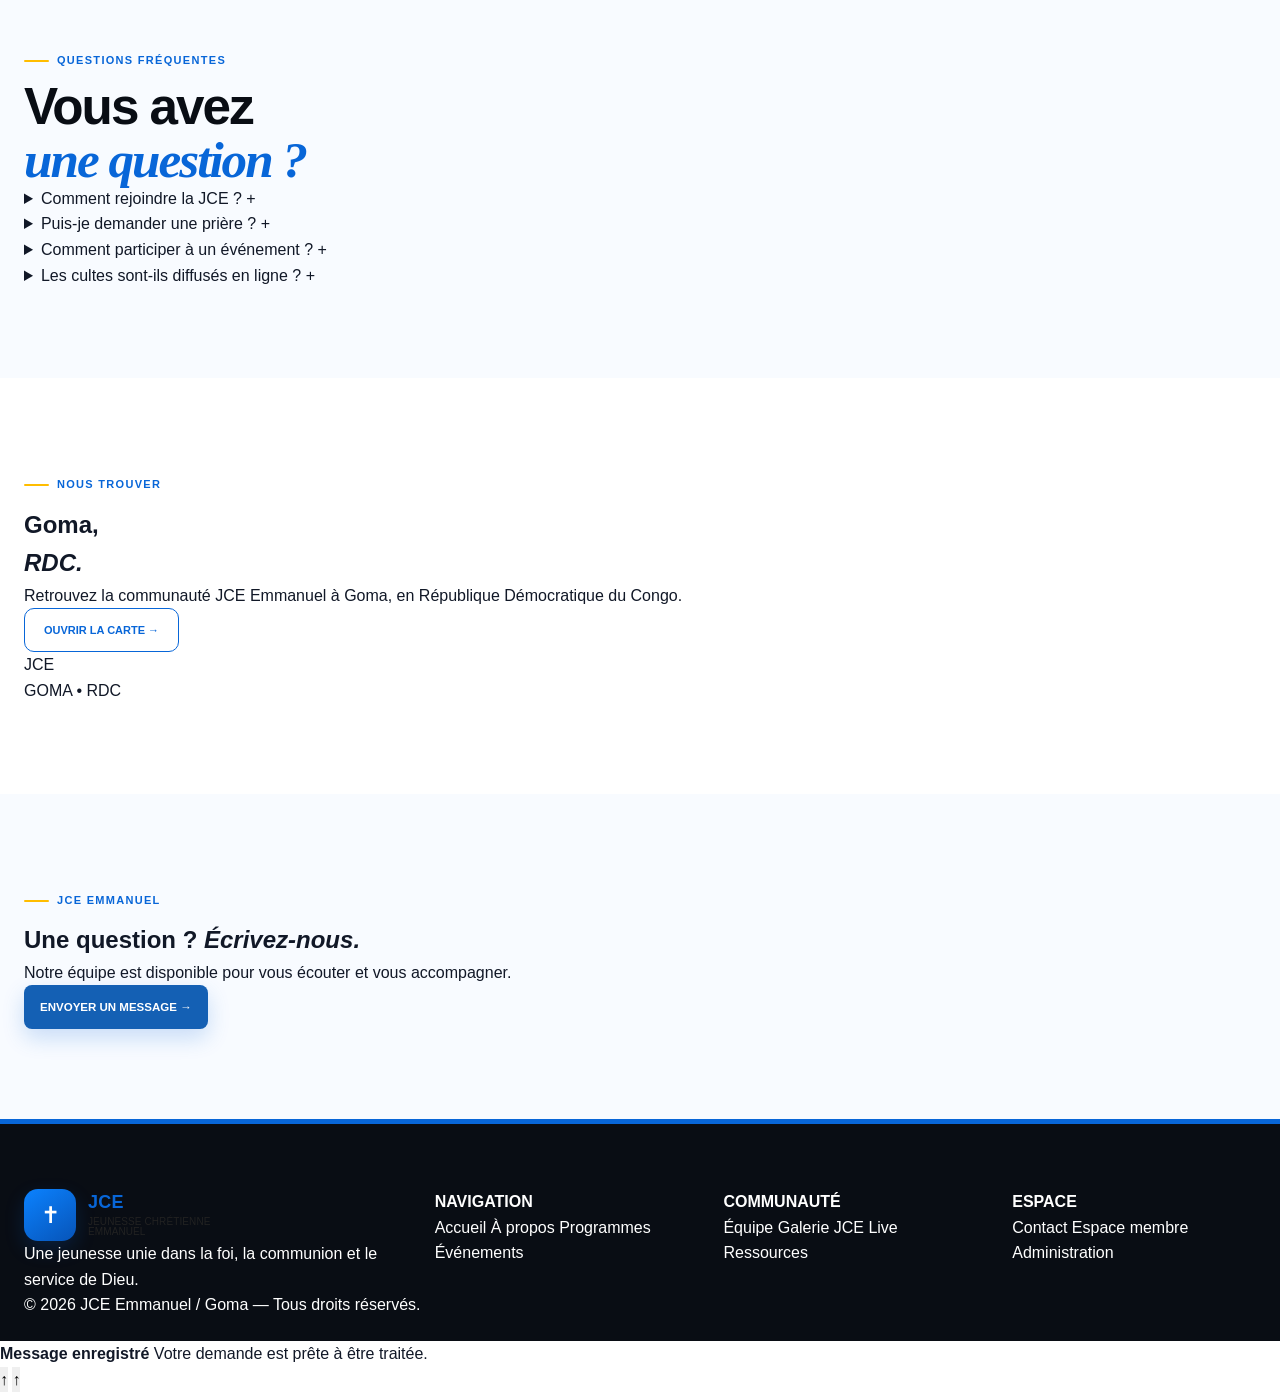
<file: contact.html>
<!DOCTYPE html>
<html lang="fr">

<head>

    <meta charset="UTF-8">

    <meta name="viewport"
          content="width=device-width, initial-scale=1.0">

    <meta name="description"
          content="Contactez la Jeunesse Chrétienne Emmanuel - JCE Goma RDC.">

    <title>Contact | JCE Emmanuel</title>

    <link rel="stylesheet" href="style.css">

</head>


<body>


<!-- =====================================================
     HEADER
===================================================== -->

<header class="site-header">

    <div class="container header-inner">


        <a href="index.html"
           class="brand">

            <span class="brand-mark">
                ✝
            </span>

            <span class="brand-text">

                <strong>JCE</strong>

                <small>
                    JEUNESSE CHRÉTIENNE<br>
                    EMMANUEL
                </small>

            </span>

        </a>


        <button
            class="menu-toggle"
            id="menuToggle"
            aria-label="Ouvrir le menu">

            ☰

        </button>


        <nav
            class="main-nav"
            id="mainNav">


            <a href="index.html">
                Accueil
            </a>


            <a href="apropos.html">
                À propos
            </a>


            <a href="programmes.html">
                Programmes
            </a>


            <a href="evenements.html">
                Événements
            </a>


            <a href="equipe.html">
                Équipe
            </a>


            <a href="galerie.html">
                Galerie
            </a>


            <a href="live.html">
                JCE Live
            </a>


            <a href="contact.html"
               class="active">

                Contact

            </a>


            <a href="membre/connexion.html"
               class="nav-cta">

                ESPACE MEMBRE

            </a>


        </nav>

    </div>

</header>



<!-- =====================================================
     HERO
===================================================== -->

<main>


<section class="page-hero contact-hero">


    <div class="page-hero-glow"></div>


    <div class="container page-hero-content reveal">


        <span class="eyebrow">
            JCE EMMANUEL • CONTACT
        </span>


        <h1>

            Parlons<br>
            <em>ensemble.</em>

        </h1>


        <p>

            Une question, une demande de prière,
            une proposition ou simplement envie
            d'échanger avec nous ?

        </p>


        <div class="breadcrumb">

            <a href="index.html">
                Accueil
            </a>

            <span>
                →
            </span>

            <strong>
                Contact
            </strong>

        </div>


    </div>

</section>



<!-- =====================================================
     CONTACT PRINCIPAL
===================================================== -->

<section class="section contact-section">


    <div class="container">


        <div class="contact-layout">


            <!-- =================================================
                 INFORMATIONS
            ================================================= -->

            <div class="contact-information reveal">


                <span class="eyebrow">
                    RESTONS EN CONTACT
                </span>


                <h2>

                    Nous sommes<br>
                    <em>à votre écoute.</em>

                </h2>


                <p class="contact-intro">

                    La JCE Emmanuel est une communauté
                    ouverte. N'hésitez pas à nous contacter
                    pour toute information concernant nos
                    programmes, événements ou activités.

                </p>



                <!-- ADRESSE -->

                <div class="contact-item">


                    <div class="contact-icon">
                        ⌖
                    </div>


                    <div>

                        <span>
                            LOCALISATION
                        </span>

                        <strong>
                            Goma, République Démocratique du Congo
                        </strong>

                        <small>
                            JCE Emmanuel
                        </small>

                    </div>

                </div>



                <!-- TELEPHONE -->

                <div class="contact-item">


                    <div class="contact-icon">
                        ☎
                    </div>


                    <div>

                        <span>
                            TÉLÉPHONE
                        </span>

                        <strong>
                            +243 XXX XXX XXX
                        </strong>

                        <small>
                            Disponible selon les horaires
                        </small>

                    </div>

                </div>



                <!-- EMAIL -->

                <div class="contact-item">


                    <div class="contact-icon">
                        @
                    </div>


                    <div>

                        <span>
                            EMAIL
                        </span>

                        <strong>
                            contact@jce-emmanuel.org
                        </strong>

                        <small>
                            Nous vous répondons dans les meilleurs délais
                        </small>

                    </div>

                </div>



                <!-- HORAIRES -->

                <div class="contact-item">


                    <div class="contact-icon">
                        ◷
                    </div>


                    <div>

                        <span>
                            HORAIRES
                        </span>

                        <strong>
                            Lundi — Vendredi
                        </strong>

                        <small>
                            15:00 — 17:00
                        </small>

                    </div>

                </div>



                <!-- RESEAUX -->

                <div class="contact-social">


                    <span>
                        SUIVEZ-NOUS
                    </span>


                    <div class="social-links">


                        <a href="#"
                           aria-label="Facebook">

                            f

                        </a>


                        <a href="#"
                           aria-label="YouTube">

                            ▶

                        </a>


                        <a href="#"
                           aria-label="Instagram">

                            ◎

                        </a>


                        <a href="#"
                           aria-label="TikTok">

                            ♪

                        </a>


                        <a href="#"
                           aria-label="WhatsApp">

                            ☎

                        </a>


                    </div>

                </div>


            </div>



            <!-- =================================================
                 FORMULAIRE
            ================================================= -->

            <div class="contact-form-wrapper reveal">


                <div class="form-header">


                    <span class="eyebrow">
                        ENVOYER UN MESSAGE
                    </span>


                    <h3>
                        Comment pouvons-nous
                        vous aider ?
                    </h3>


                    <p>
                        Remplissez le formulaire ci-dessous.
                    </p>

                </div>



                <form
                    id="contactForm"
                    class="contact-form"
                    novalidate>


                    <!-- NOM -->

                    <div class="form-group">


                        <label for="name">
                            Nom complet
                        </label>


                        <input
                            type="text"
                            id="name"
                            name="name"
                            placeholder="Votre nom complet"
                            autocomplete="name"
                            required>


                        <small
                            class="field-error"
                            id="nameError">
                        </small>

                    </div>



                    <!-- EMAIL -->

                    <div class="form-group">


                        <label for="email">
                            Adresse email
                        </label>


                        <input
                            type="email"
                            id="email"
                            name="email"
                            placeholder="exemple@email.com"
                            autocomplete="email"
                            required>


                        <small
                            class="field-error"
                            id="emailError">
                        </small>

                    </div>



                    <!-- TELEPHONE -->

                    <div class="form-group">


                        <label for="phone">
                            Téléphone
                            <span>(facultatif)</span>
                        </label>


                        <input
                            type="tel"
                            id="phone"
                            name="phone"
                            placeholder="+243 XXX XXX XXX"
                            autocomplete="tel">

                    </div>



                    <!-- SUJET -->

                    <div class="form-group">


                        <label for="subject">
                            Sujet
                        </label>


                        <select
                            id="subject"
                            name="subject"
                            required>


                            <option value="">
                                Sélectionner un sujet
                            </option>


                            <option value="information">
                                Demande d'information
                            </option>


                            <option value="priere">
                                Demande de prière
                            </option>


                            <option value="evenement">
                                Événement
                            </option>


                            <option value="jce">
                                Rejoindre la JCE
                            </option>


                            <option value="partenariat">
                                Partenariat
                            </option>


                            <option value="autre">
                                Autre
                            </option>


                        </select>


                        <small
                            class="field-error"
                            id="subjectError">
                        </small>

                    </div>



                    <!-- MESSAGE -->

                    <div class="form-group">


                        <label for="message">
                            Votre message
                        </label>


                        <textarea
                            id="message"
                            name="message"
                            rows="7"
                            placeholder="Écrivez votre message..."
                            required></textarea>


                        <small
                            class="field-error"
                            id="messageError">
                        </small>

                    </div>



                    <!-- CONSENTEMENT -->

                    <label class="checkbox-group">


                        <input
                            type="checkbox"
                            id="privacy"
                            required>


                        <span>

                            J'accepte que mes informations
                            soient utilisées uniquement pour
                            répondre à ma demande.

                        </span>


                    </label>



                    <!-- BOUTON -->

                    <button
                        type="submit"
                        class="btn btn-blue contact-submit"
                        id="contactSubmit">

                        ENVOYER LE MESSAGE →

                    </button>


                    <!-- MESSAGE SUCCESS -->

                    <div
                        class="form-success"
                        id="formSuccess">


                        <div class="success-icon">
                            ✓
                        </div>


                        <div>

                            <strong>
                                Message envoyé
                            </strong>


                            <p>
                                Merci pour votre message.
                                Notre équipe vous répondra
                                prochainement.
                            </p>

                        </div>

                    </div>



                    <!-- MESSAGE ERREUR -->

                    <div
                        class="form-alert"
                        id="formAlert">

                        Une erreur est survenue.
                        Veuillez vérifier les informations
                        saisies.

                    </div>


                </form>

            </div>

        </div>

    </div>

</section>



<!-- =====================================================
     PROGRAMMES
===================================================== -->

<section class="section contact-programs">


    <div class="container">


        <div class="section-heading centered reveal">


            <span class="eyebrow">
                NOUS RENCONTRER
            </span>


            <h2>

                Retrouvez-nous<br>
                <em>dans nos programmes.</em>

            </h2>


            <p>

                Vous pouvez nous rejoindre directement
                pendant nos différents moments de
                communion.

            </p>


        </div>



        <div class="contact-program-grid">


            <!-- PROGRAMME 1 -->

            <div class="contact-program-card reveal">


                <span class="program-number">
                    01
                </span>


                <div class="program-card-icon">
                    ✦
                </div>


                <span class="eyebrow">
                    LUNDI — VENDREDI
                </span>


                <h3>
                    Enseignement & prière
                </h3>


                <strong>
                    15:00 — 17:00
                </strong>


                <p>
                    Un temps consacré à la Parole,
                    à la prière et à la croissance
                    spirituelle.
                </p>


                <a href="programmes.html">
                    VOIR LE PROGRAMME →
                </a>

            </div>



            <!-- PROGRAMME 2 -->

            <div class="contact-program-card reveal">


                <span class="program-number">
                    02
                </span>


                <div class="program-card-icon">
                    ✝
                </div>


                <span class="eyebrow">
                    DIMANCHE
                </span>


                <h3>
                    Culte dominical
                </h3>


                <strong>
                    08:30 — 12:30
                </strong>


                <p>
                    Un grand moment de communion,
                    de louange, d'adoration et
                    d'enseignement.
                </p>


                <a href="programmes.html">
                    VOIR LE PROGRAMME →
                </a>

            </div>



            <!-- PROGRAMME 3 -->

            <div class="contact-program-card reveal">


                <span class="program-number">
                    03
                </span>


                <div class="program-card-icon">
                    ◉
                </div>


                <span class="eyebrow">
                    PRIÈRE
                </span>


                <h3>
                    Prière de natte
                </h3>


                <strong>
                    LUNDI • 08:00 — 11:30
                </strong>


                <p>
                    Un moment particulier de prière,
                    d'intercession et de recherche
                    de la présence de Dieu.
                </p>


                <a href="programmes.html">
                    VOIR LE PROGRAMME →
                </a>

            </div>


        </div>

    </div>

</section>



<!-- =====================================================
     FAQ
===================================================== -->

<section class="section faq-section">


    <div class="container">


        <div class="section-heading reveal">


            <span class="eyebrow">
                QUESTIONS FRÉQUENTES
            </span>


            <h2>

                Vous avez<br>
                <em>une question ?</em>

            </h2>

        </div>



        <div class="faq-list">


            <details class="faq-item reveal">

                <summary>
                    Comment rejoindre la JCE ?
                    <span>+</span>
                </summary>

                <p>

                    Vous pouvez nous contacter via ce
                    formulaire ou venir directement à l'un
                    de nos programmes. Notre équipe vous
                    accompagnera dans votre intégration.

                </p>

            </details>



            <details class="faq-item reveal">

                <summary>
                    Puis-je demander une prière ?
                    <span>+</span>
                </summary>

                <p>

                    Oui. Utilisez le formulaire de contact
                    et sélectionnez « Demande de prière ».
                    Votre demande sera transmise à l'équipe
                    concernée.

                </p>

            </details>



            <details class="faq-item reveal">

                <summary>
                    Comment participer à un événement ?
                    <span>+</span>
                </summary>

                <p>

                    Consultez notre page Événements pour
                    découvrir les prochaines activités et
                    les modalités de participation.

                </p>

            </details>



            <details class="faq-item reveal">

                <summary>
                    Les cultes sont-ils diffusés en ligne ?
                    <span>+</span>
                </summary>

                <p>

                    Oui. Lorsqu'une diffusion est programmée,
                    vous pouvez la retrouver dans notre espace
                    JCE Live.

                </p>

            </details>


        </div>

    </div>

</section>



<!-- =====================================================
     MAP / LOCALISATION
===================================================== -->

<section class="section location-section">


    <div class="container">


        <div class="location-box reveal">


            <div class="location-content">


                <span class="eyebrow">
                    NOUS TROUVER
                </span>


                <h2>
                    Goma,<br>
                    <em>RDC.</em>
                </h2>


                <p>

                    Retrouvez la communauté JCE Emmanuel
                    à Goma, en République Démocratique
                    du Congo.

                </p>


                <a href="#"
                   class="btn btn-outline">

                    OUVRIR LA CARTE →

                </a>

            </div>


            <div class="map-placeholder">


                <div class="map-grid"></div>


                <div class="map-pin">

                    <span>
                        JCE
                    </span>

                </div>


                <div class="map-label">

                    GOMA • RDC

                </div>

            </div>


        </div>

    </div>

</section>



<!-- =====================================================
     CTA
===================================================== -->

<section class="section">


    <div class="container">


        <div class="contact-cta reveal">


            <div>


                <span class="eyebrow">
                    JCE EMMANUEL
                </span>


                <h2>

                    Une question ?
                    <em>Écrivez-nous.</em>

                </h2>


                <p>

                    Notre équipe est disponible pour
                    vous écouter et vous accompagner.

                </p>


            </div>


            <a href="#contactForm"
               class="btn btn-blue">

                ENVOYER UN MESSAGE →

            </a>


        </div>

    </div>

</section>


</main>



<!-- =====================================================
     FOOTER
===================================================== -->

<footer class="site-footer">


    <div class="container footer-grid">


        <div>


            <a class="brand"
               href="index.html">


                <span class="brand-mark">
                    ✝
                </span>


                <span class="brand-text">

                    <strong>
                        JCE
                    </strong>


                    <small>
                        JEUNESSE CHRÉTIENNE<br>
                        EMMANUEL
                    </small>

                </span>


            </a>


            <p>

                Une jeunesse unie dans la foi,
                la communion et le service de Dieu.

            </p>

        </div>



        <div>

            <h4>
                NAVIGATION
            </h4>


            <a href="index.html">
                Accueil
            </a>


            <a href="apropos.html">
                À propos
            </a>


            <a href="programmes.html">
                Programmes
            </a>


            <a href="evenements.html">
                Événements
            </a>

        </div>



        <div>

            <h4>
                COMMUNAUTÉ
            </h4>


            <a href="equipe.html">
                Équipe
            </a>


            <a href="galerie.html">
                Galerie
            </a>


            <a href="live.html">
                JCE Live
            </a>


            <a href="ressources.html">
                Ressources
            </a>

        </div>



        <div>

            <h4>
                ESPACE
            </h4>


            <a href="contact.html">
                Contact
            </a>


            <a href="membre/connexion.html">
                Espace membre
            </a>


            <a href="admin/connexion.html">
                Administration
            </a>

        </div>


    </div>



    <div class="container footer-copy">

        © <span id="year"></span>
        JCE Emmanuel / Goma —
        Tous droits réservés.

    </div>


</footer>



<!-- =====================================================
     TOAST
===================================================== -->

<div
    class="contact-toast"
    id="contactToast">

    <strong>
        Message enregistré
    </strong>

    <span>
        Votre demande est prête à être traitée.
    </span>

</div>



<button
    class="back-top"
    id="backTop">

    ↑

</button>



<!-- =====================================================
     JAVASCRIPT
===================================================== -->

<script src="js/main.js"></script>


<script>


document.addEventListener(
    "DOMContentLoaded",
    function(){


        const form =
            document.getElementById(
                "contactForm"
            );


        const success =
            document.getElementById(
                "formSuccess"
            );


        const alertBox =
            document.getElementById(
                "formAlert"
            );


        const submit =
            document.getElementById(
                "contactSubmit"
            );


        const toast =
            document.getElementById(
                "contactToast"
            );


        /*
        =====================================================
        VALIDATION
        =====================================================
        */


        function clearErrors(){

            document.querySelectorAll(
                ".field-error"
            ).forEach(
                function(error){

                    error.textContent = "";

                }
            );

        }



        function showError(
            id,
            message
        ){

            const element =
                document.getElementById(id);

            if(element){

                element.textContent =
                    message;

            }

        }



        if(form){

            form.addEventListener(
                "submit",
                function(event){

                    event.preventDefault();


                    clearErrors();


                    if(success){
                        success.classList.remove(
                            "show"
                        );
                    }


                    if(alertBox){
                        alertBox.classList.remove(
                            "show"
                        );
                    }


                    const name =
                        document
                        .getElementById("name")
                        .value
                        .trim();


                    const email =
                        document
                        .getElementById("email")
                        .value
                        .trim();


                    const subject =
                        document
                        .getElementById("subject")
                        .value;


                    const message =
                        document
                        .getElementById("message")
                        .value
                        .trim();


                    const privacy =
                        document
                        .getElementById("privacy")
                        .checked;


                    let valid = true;



                    if(name.length < 2){

                        showError(
                            "nameError",
                            "Veuillez entrer votre nom."
                        );

                        valid = false;

                    }



                    const emailRegex =
                        /^[^\s@]+@[^\s@]+\.[^\s@]+$/;


                    if(
                        !emailRegex.test(email)
                    ){

                        showError(
                            "emailError",
                            "Veuillez entrer une adresse email valide."
                        );

                        valid = false;

                    }



                    if(!subject){

                        showError(
                            "subjectError",
                            "Veuillez sélectionner un sujet."
                        );

                        valid = false;

                    }



                    if(message.length < 10){

                        showError(
                            "messageError",
                            "Votre message doit contenir au moins 10 caractères."
                        );

                        valid = false;

                    }



                    if(!privacy){

                        valid = false;

                        if(alertBox){

                            alertBox.textContent =
                                "Veuillez accepter l'utilisation de vos informations.";

                            alertBox.classList.add(
                                "show"
                            );

                        }

                    }



                    if(!valid){

                        return;

                    }



                    /*
                    =================================================
                    MODE TEMPORAIRE — LOCALSTORAGE

                    Firebase remplacera cette partie plus tard.
                    =================================================
                    */


                    const phone =
                        document
                        .getElementById("phone")
                        .value
                        .trim();


                    const contactMessage = {

                        id:
                            "MSG-" +
                            Date.now(),

                        name:
                            name,

                        email:
                            email,

                        phone:
                            phone,

                        subject:
                            subject,

                        message:
                            message,

                        status:
                            "nouveau",

                        createdAt:
                            new Date().toISOString()

                    };



                    const existing =
                        JSON.parse(
                            localStorage.getItem(
                                "jceMessages"
                            ) || "[]"
                        );


                    existing.unshift(
                        contactMessage
                    );


                    localStorage.setItem(
                        "jceMessages",
                        JSON.stringify(existing)
                    );



                    /*
                    =================================================
                    AFFICHAGE
                    =================================================
                    */


                    if(submit){

                        submit.disabled =
                            true;

                        submit.textContent =
                            "MESSAGE ENVOYÉ ✓";

                    }


                    if(success){

                        success.classList.add(
                            "show"
                        );

                    }


                    if(toast){

                        toast.classList.add(
                            "show"
                        );


                        setTimeout(
                            function(){

                                toast.classList.remove(
                                    "show"
                                );

                            },
                            3500
                        );

                    }


                    form.reset();


                    setTimeout(
                        function(){

                            if(submit){

                                submit.disabled =
                                    false;

                                submit.textContent =
                                    "ENVOYER LE MESSAGE →";

                            }

                        },
                        3000
                    );


                }
            );

        }



        /*
        =====================================================
        ANNÉE FOOTER
        =====================================================
        */


        const year =
            document.getElementById(
                "year"
            );


        if(year){

            year.textContent =
                new Date().getFullYear();

        }


    }

);


</script>
<script src="js/main.js"></script>

</body>

</html>
</file>
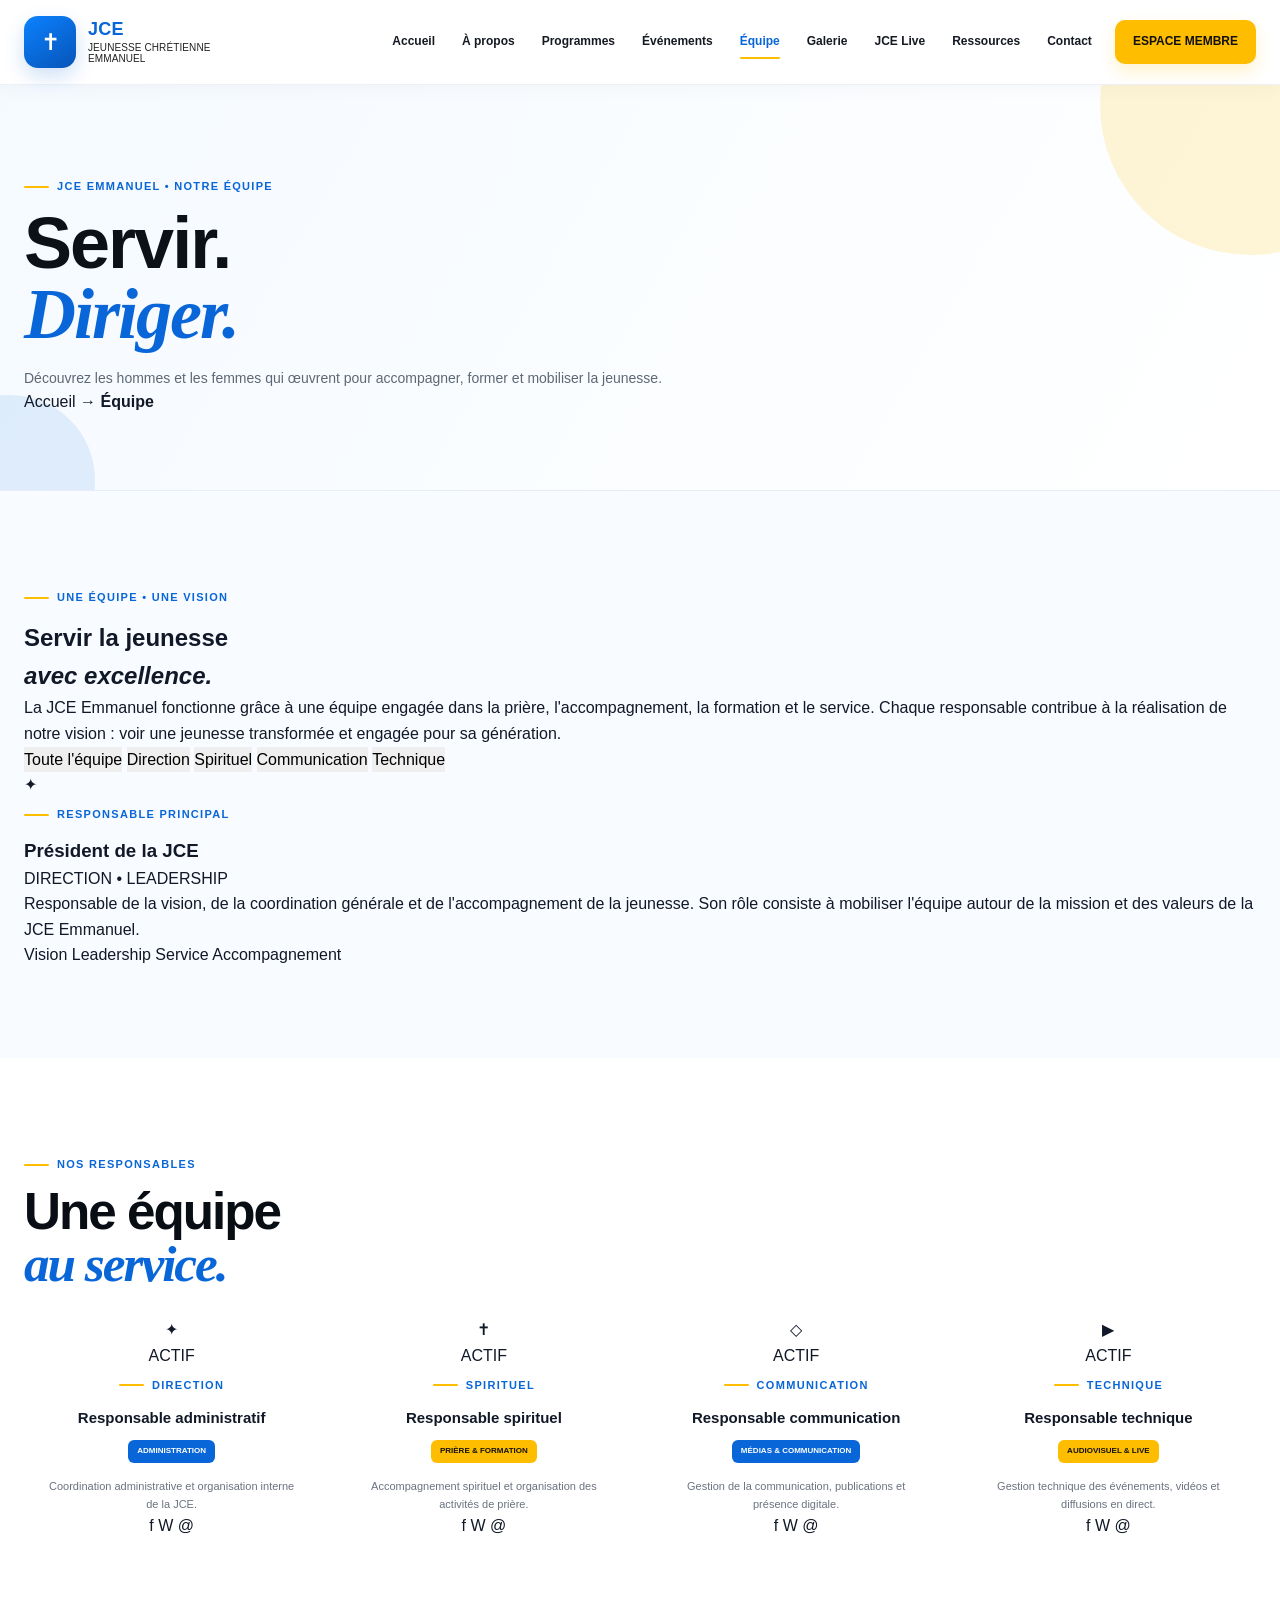
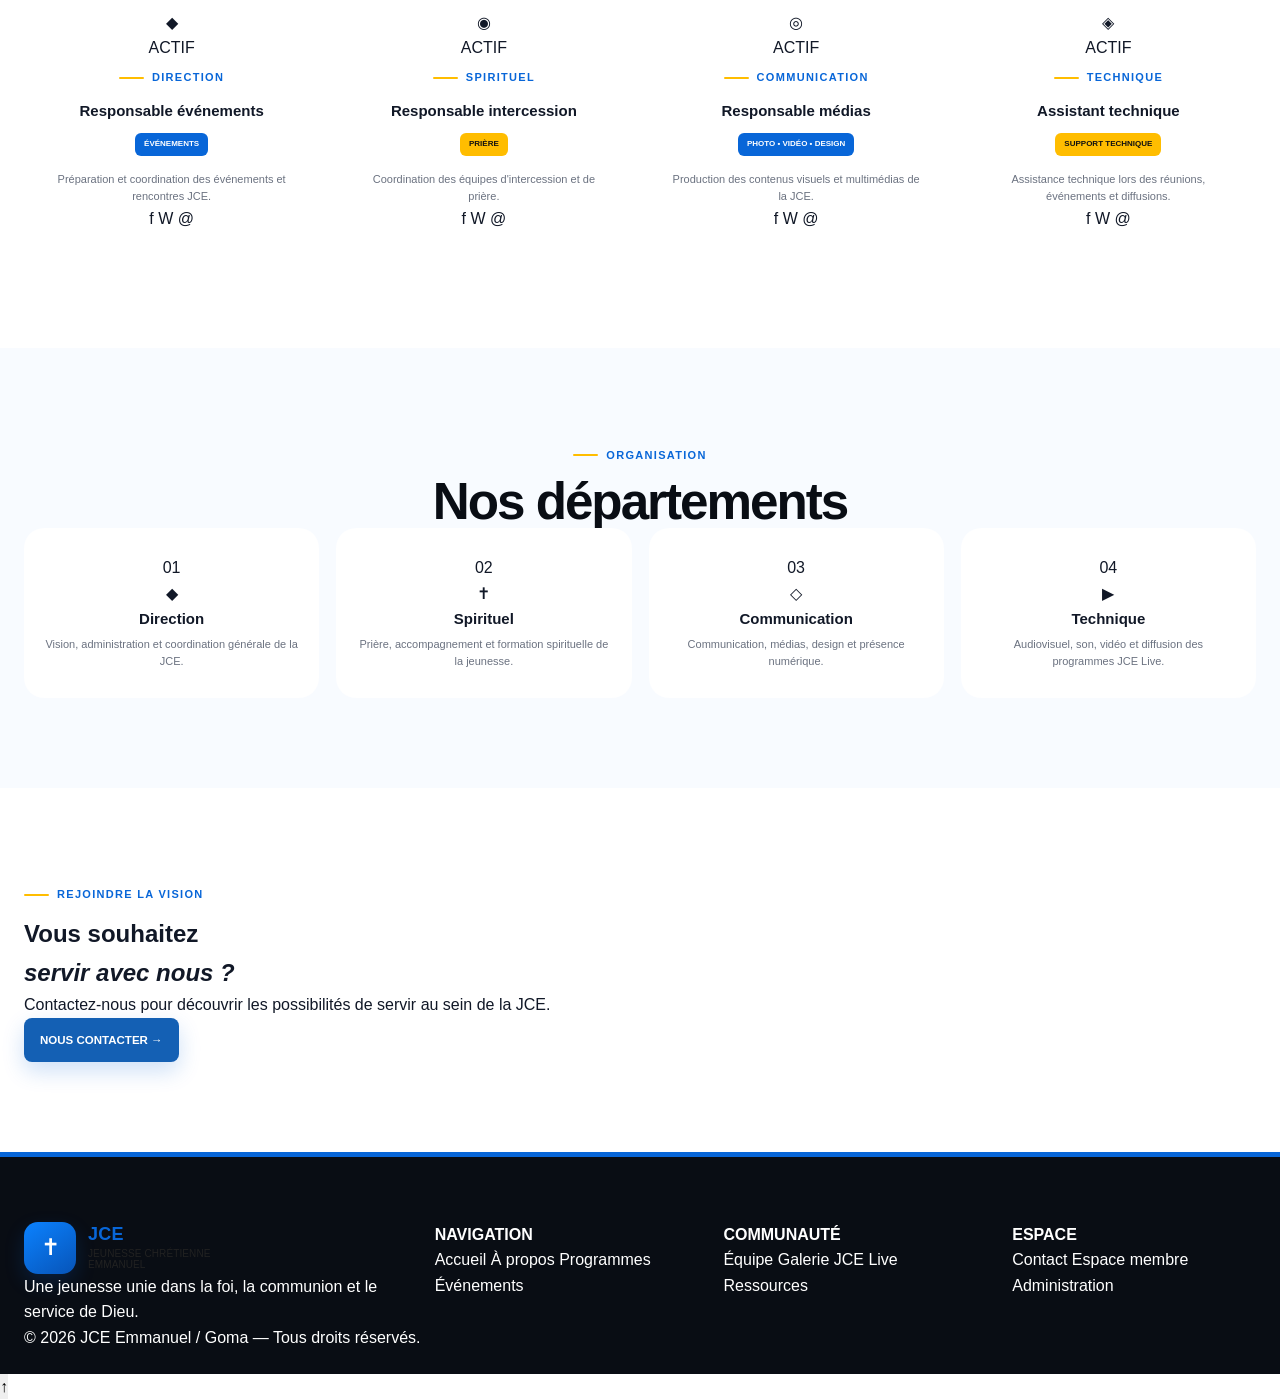
<file: equipe.html>
<!DOCTYPE html>
<html lang="fr">

<head>
    <meta charset="UTF-8">
    <meta name="viewport" content="width=device-width, initial-scale=1.0">

    <meta name="description"
          content="Équipe JCE Emmanuel — découvrez les responsables, départements et serviteurs de la Jeunesse Chrétienne pour Toutes les Nations Emmanuel.">

    <title>Notre Équipe | JCE Emmanuel</title>

    <link rel="stylesheet" href="style.css">

<header class="site-header">

    <div class="container header-inner">

        <a href="index.html" class="brand">

            <span class="brand-mark">✝</span>

            <span class="brand-text">

                <strong>JCE</strong>

                <small>
                    JEUNESSE CHRÉTIENNE<br>
                    EMMANUEL
                </small>

            </span>

        </a>


        <button
            class="menu-toggle"
            id="menuToggle"
            aria-label="Ouvrir le menu">

            ☰

        </button>


        <nav class="main-nav" id="mainNav">

            <a href="index.html">Accueil</a>

            <a href="apropos.html">À propos</a>

            <a href="programmes.html">Programmes</a>

            <a href="evenements.html">Événements</a>

            <a href="equipe.html" class="active">
                Équipe
            </a>

            <a href="galerie.html">Galerie</a>

            <a href="live.html">JCE Live</a>

            <a href="ressources.html">Ressources</a>

            <a href="contact.html">Contact</a>

            <a
                href="membre/connexion.html"
                class="nav-cta">

                ESPACE MEMBRE

            </a>

        </nav>

    </div>

</header>


<!-- =====================================================
     HERO
===================================================== -->

<main>

<section class="page-hero team-hero">

    <div class="page-hero-glow"></div>

    <div class="container page-hero-content reveal">

        <span class="eyebrow">
            JCE EMMANUEL • NOTRE ÉQUIPE
        </span>

        <h1>

            Servir.<br>
            <em>Diriger.</em>

        </h1>

        <p>

            Découvrez les hommes et les femmes qui
            œuvrent pour accompagner, former et mobiliser
            la jeunesse.

        </p>

        <div class="breadcrumb">

            <a href="index.html">
                Accueil
            </a>

            <span>→</span>

            <strong>
                Équipe
            </strong>

        </div>

    </div>

</section>


<!-- =====================================================
     INTRO
===================================================== -->

<section class="section">

    <div class="container">

        <div class="team-intro reveal">

            <span class="eyebrow">
                UNE ÉQUIPE • UNE VISION
            </span>

            <h2>

                Servir la jeunesse<br>
                <em>avec excellence.</em>

            </h2>

            <p>

                La JCE Emmanuel fonctionne grâce à une équipe
                engagée dans la prière, l'accompagnement,
                la formation et le service. Chaque responsable
                contribue à la réalisation de notre vision :
                voir une jeunesse transformée et engagée pour
                sa génération.

            </p>

        </div>


        <!-- =================================================
             FILTRES
        ================================================= -->

        <div class="team-filters reveal">

            <button
                class="team-filter active"
                data-filter="all">

                Toute l'équipe

            </button>

            <button
                class="team-filter"
                data-filter="direction">

                Direction

            </button>

            <button
                class="team-filter"
                data-filter="spirituel">

                Spirituel

            </button>

            <button
                class="team-filter"
                data-filter="communication">

                Communication

            </button>

            <button
                class="team-filter"
                data-filter="technique">

                Technique

            </button>

        </div>


        <!-- =================================================
             RESPONSABLE PRINCIPAL
        ================================================= -->

        <div class="leader-section">

            <div class="leader-card reveal">

                <div class="leader-photo">

                    <div class="leader-photo-placeholder">
                        ✦
                    </div>

                </div>


                <div class="leader-info">

                    <span class="eyebrow">
                        RESPONSABLE PRINCIPAL
                    </span>

                    <h3>
                        Président de la JCE
                    </h3>

                    <span class="leader-role">
                        DIRECTION • LEADERSHIP
                    </span>

                    <p>

                        Responsable de la vision, de la
                        coordination générale et de
                        l'accompagnement de la jeunesse.
                        Son rôle consiste à mobiliser
                        l'équipe autour de la mission et
                        des valeurs de la JCE Emmanuel.

                    </p>

                    <div class="leader-values">

                        <span>
                            Vision
                        </span>

                        <span>
                            Leadership
                        </span>

                        <span>
                            Service
                        </span>

                        <span>
                            Accompagnement
                        </span>

                    </div>

                </div>

            </div>

        </div>

    </div>

</section>


<!-- =====================================================
     ÉQUIPE
===================================================== -->

<section class="section">

    <div class="container">

        <div class="section-heading reveal">

            <span class="eyebrow">
                NOS RESPONSABLES
            </span>

            <h2>
                Une équipe<br>
                <em>au service.</em>
            </h2>

        </div>


        <div class="team-grid" id="teamGrid">


            <!-- MEMBRE 01 -->

            <article
                class="team-card reveal"
                data-department="direction">

                <div class="team-photo">

                    <div class="team-photo-placeholder">
                        ✦
                    </div>

                    <span class="team-status">
                        ACTIF
                    </span>

                </div>

                <div class="team-content">

                    <span class="eyebrow">
                        DIRECTION
                    </span>

                    <h3>
                        Responsable administratif
                    </h3>

                    <span class="team-role">
                        ADMINISTRATION
                    </span>

                    <p>
                        Coordination administrative et
                        organisation interne de la JCE.
                    </p>

                    <div class="team-socials">

                        <a href="#" aria-label="Facebook">
                            f
                        </a>

                        <a href="#" aria-label="WhatsApp">
                            W
                        </a>

                        <a href="#" aria-label="Email">
                            @
                        </a>

                    </div>

                </div>

            </article>


            <!-- MEMBRE 02 -->

            <article
                class="team-card reveal"
                data-department="spirituel">

                <div class="team-photo">

                    <div class="team-photo-placeholder">
                        ✝
                    </div>

                    <span class="team-status">
                        ACTIF
                    </span>

                </div>

                <div class="team-content">

                    <span class="eyebrow">
                        SPIRITUEL
                    </span>

                    <h3>
                        Responsable spirituel
                    </h3>

                    <span class="team-role">
                        PRIÈRE & FORMATION
                    </span>

                    <p>
                        Accompagnement spirituel et
                        organisation des activités de prière.
                    </p>

                    <div class="team-socials">

                        <a href="#">f</a>
                        <a href="#">W</a>
                        <a href="#">@</a>

                    </div>

                </div>

            </article>


            <!-- MEMBRE 03 -->

            <article
                class="team-card reveal"
                data-department="communication">

                <div class="team-photo">

                    <div class="team-photo-placeholder">
                        ◇
                    </div>

                    <span class="team-status">
                        ACTIF
                    </span>

                </div>

                <div class="team-content">

                    <span class="eyebrow">
                        COMMUNICATION
                    </span>

                    <h3>
                        Responsable communication
                    </h3>

                    <span class="team-role">
                        MÉDIAS & COMMUNICATION
                    </span>

                    <p>
                        Gestion de la communication,
                        publications et présence digitale.
                    </p>

                    <div class="team-socials">

                        <a href="#">f</a>
                        <a href="#">W</a>
                        <a href="#">@</a>

                    </div>

                </div>

            </article>


            <!-- MEMBRE 04 -->

            <article
                class="team-card reveal"
                data-department="technique">

                <div class="team-photo">

                    <div class="team-photo-placeholder">
                        ▶
                    </div>

                    <span class="team-status">
                        ACTIF
                    </span>

                </div>

                <div class="team-content">

                    <span class="eyebrow">
                        TECHNIQUE
                    </span>

                    <h3>
                        Responsable technique
                    </h3>

                    <span class="team-role">
                        AUDIOVISUEL & LIVE
                    </span>

                    <p>
                        Gestion technique des événements,
                        vidéos et diffusions en direct.
                    </p>

                    <div class="team-socials">

                        <a href="#">f</a>
                        <a href="#">W</a>
                        <a href="#">@</a>

                    </div>

                </div>

            </article>


            <!-- MEMBRE 05 -->

            <article
                class="team-card reveal"
                data-department="direction">

                <div class="team-photo">

                    <div class="team-photo-placeholder">
                        ◆
                    </div>

                    <span class="team-status">
                        ACTIF
                    </span>

                </div>

                <div class="team-content">

                    <span class="eyebrow">
                        DIRECTION
                    </span>

                    <h3>
                        Responsable événements
                    </h3>

                    <span class="team-role">
                        ÉVÉNEMENTS
                    </span>

                    <p>
                        Préparation et coordination des
                        événements et rencontres JCE.
                    </p>

                    <div class="team-socials">

                        <a href="#">f</a>
                        <a href="#">W</a>
                        <a href="#">@</a>

                    </div>

                </div>

            </article>


            <!-- MEMBRE 06 -->

            <article
                class="team-card reveal"
                data-department="spirituel">

                <div class="team-photo">

                    <div class="team-photo-placeholder">
                        ◉
                    </div>

                    <span class="team-status">
                        ACTIF
                    </span>

                </div>

                <div class="team-content">

                    <span class="eyebrow">
                        SPIRITUEL
                    </span>

                    <h3>
                        Responsable intercession
                    </h3>

                    <span class="team-role">
                        PRIÈRE
                    </span>

                    <p>
                        Coordination des équipes
                        d'intercession et de prière.
                    </p>

                    <div class="team-socials">

                        <a href="#">f</a>
                        <a href="#">W</a>
                        <a href="#">@</a>

                    </div>

                </div>

            </article>


            <!-- MEMBRE 07 -->

            <article
                class="team-card reveal"
                data-department="communication">

                <div class="team-photo">

                    <div class="team-photo-placeholder">
                        ◎
                    </div>

                    <span class="team-status">
                        ACTIF
                    </span>

                </div>

                <div class="team-content">

                    <span class="eyebrow">
                        COMMUNICATION
                    </span>

                    <h3>
                        Responsable médias
                    </h3>

                    <span class="team-role">
                        PHOTO • VIDÉO • DESIGN
                    </span>

                    <p>
                        Production des contenus visuels
                        et multimédias de la JCE.
                    </p>

                    <div class="team-socials">

                        <a href="#">f</a>
                        <a href="#">W</a>
                        <a href="#">@</a>

                    </div>

                </div>

            </article>


            <!-- MEMBRE 08 -->

            <article
                class="team-card reveal"
                data-department="technique">

                <div class="team-photo">

                    <div class="team-photo-placeholder">
                        ◈
                    </div>

                    <span class="team-status">
                        ACTIF
                    </span>

                </div>

                <div class="team-content">

                    <span class="eyebrow">
                        TECHNIQUE
                    </span>

                    <h3>
                        Assistant technique
                    </h3>

                    <span class="team-role">
                        SUPPORT TECHNIQUE
                    </span>

                    <p>
                        Assistance technique lors des
                        réunions, événements et diffusions.
                    </p>

                    <div class="team-socials">

                        <a href="#">f</a>
                        <a href="#">W</a>
                        <a href="#">@</a>

                    </div>

                </div>

            </article>

        </div>

    </div>

</section>


<!-- =====================================================
     DÉPARTEMENTS
===================================================== -->

<section class="section">

    <div class="container">

        <div class="section-heading centered reveal">

            <span class="eyebrow">
                ORGANISATION
            </span>

            <h2>
                Nos départements
            </h2>

        </div>


        <div class="departments-grid">


            <div class="department-card reveal">

                <span class="department-number">
                    01
                </span>

                <div class="department-icon">
                    ◆
                </div>

                <h3>
                    Direction
                </h3>

                <p>
                    Vision, administration et coordination
                    générale de la JCE.
                </p>

            </div>


            <div class="department-card reveal">

                <span class="department-number">
                    02
                </span>

                <div class="department-icon">
                    ✝
                </div>

                <h3>
                    Spirituel
                </h3>

                <p>
                    Prière, accompagnement et formation
                    spirituelle de la jeunesse.
                </p>

            </div>


            <div class="department-card reveal">

                <span class="department-number">
                    03
                </span>

                <div class="department-icon">
                    ◇
                </div>

                <h3>
                    Communication
                </h3>

                <p>
                    Communication, médias, design et
                    présence numérique.
                </p>

            </div>


            <div class="department-card reveal">

                <span class="department-number">
                    04
                </span>

                <div class="department-icon">
                    ▶
                </div>

                <h3>
                    Technique
                </h3>

                <p>
                    Audiovisuel, son, vidéo et diffusion
                    des programmes JCE Live.
                </p>

            </div>


        </div>

    </div>

</section>


<!-- =====================================================
     CTA
===================================================== -->

<section class="section">

    <div class="container">

        <div class="team-cta reveal">

            <div>

                <span class="eyebrow">
                    REJOINDRE LA VISION
                </span>

                <h2>
                    Vous souhaitez<br>
                    <em>servir avec nous ?</em>
                </h2>

                <p>
                    Contactez-nous pour découvrir les
                    possibilités de servir au sein de la JCE.
                </p>

            </div>

            <a
                href="contact.html"
                class="btn btn-blue">

                NOUS CONTACTER →

            </a>

        </div>

    </div>

</section>

</main>


<!-- =====================================================
     FOOTER
===================================================== -->

<footer class="site-footer">

    <div class="container footer-grid">

        <div>

            <a class="brand" href="index.html">

                <span class="brand-mark">
                    ✝
                </span>

                <span class="brand-text">

                    <strong>
                        JCE
                    </strong>

                    <small>
                        JEUNESSE CHRÉTIENNE<br>
                        EMMANUEL
                    </small>

                </span>

            </a>

            <p>
                Une jeunesse unie dans la foi,
                la communion et le service de Dieu.
            </p>

        </div>


        <div>

            <h4>
                NAVIGATION
            </h4>

            <a href="index.html">
                Accueil
            </a>

            <a href="apropos.html">
                À propos
            </a>

            <a href="programmes.html">
                Programmes
            </a>

            <a href="evenements.html">
                Événements
            </a>

        </div>


        <div>

            <h4>
                COMMUNAUTÉ
            </h4>

            <a href="equipe.html">
                Équipe
            </a>

            <a href="galerie.html">
                Galerie
            </a>

            <a href="live.html">
                JCE Live
            </a>

            <a href="ressources.html">
                Ressources
            </a>

        </div>


        <div>

            <h4>
                ESPACE
            </h4>

            <a href="contact.html">
                Contact
            </a>

            <a href="membre/connexion.html">
                Espace membre
            </a>

            <a href="admin/connexion.html">
                Administration
            </a>

        </div>

    </div>


    <div class="container footer-copy">

        © <span id="year"></span>
        JCE Emmanuel / Goma —
        Tous droits réservés.

    </div>

</footer>


<!-- =====================================================
     JAVASCRIPT
===================================================== -->

<script src="js/main.js"></script>

<script>

document.addEventListener(
    "DOMContentLoaded",
    function () {

        const filters =
            document.querySelectorAll(
                ".team-filter"
            );

        const cards =
            document.querySelectorAll(
                ".team-card"
            );


        /* ==========================================
           FILTRAGE
        ========================================== */

        filters.forEach(
            function (filter) {

                filter.addEventListener(
                    "click",
                    function () {

                        filters.forEach(
                            function (item) {
                                item.classList.remove(
                                    "active"
                                );
                            }
                        );

                        this.classList.add(
                            "active"
                        );


                        const selected =
                            this.dataset.filter;


                        cards.forEach(
                            function (card) {

                                const department =
                                    card.dataset.department;


                                if (
                                    selected === "all"
                                    ||
                                    selected === department
                                ) {

                                    card.classList.remove(
                                        "hidden"
                                    );

                                } else {

                                    card.classList.add(
                                        "hidden"
                                    );

                                }

                            }
                        );

                    }
                );

            }
        );


        /* ==========================================
           ANNÉE
        ========================================== */

        const year =
            document.getElementById(
                "year"
            );

        if (year) {

            year.textContent =
                new Date().getFullYear();

        }

    }

);

</script>
<script src="js/main.js"></script>

</body>

</html>
</file>
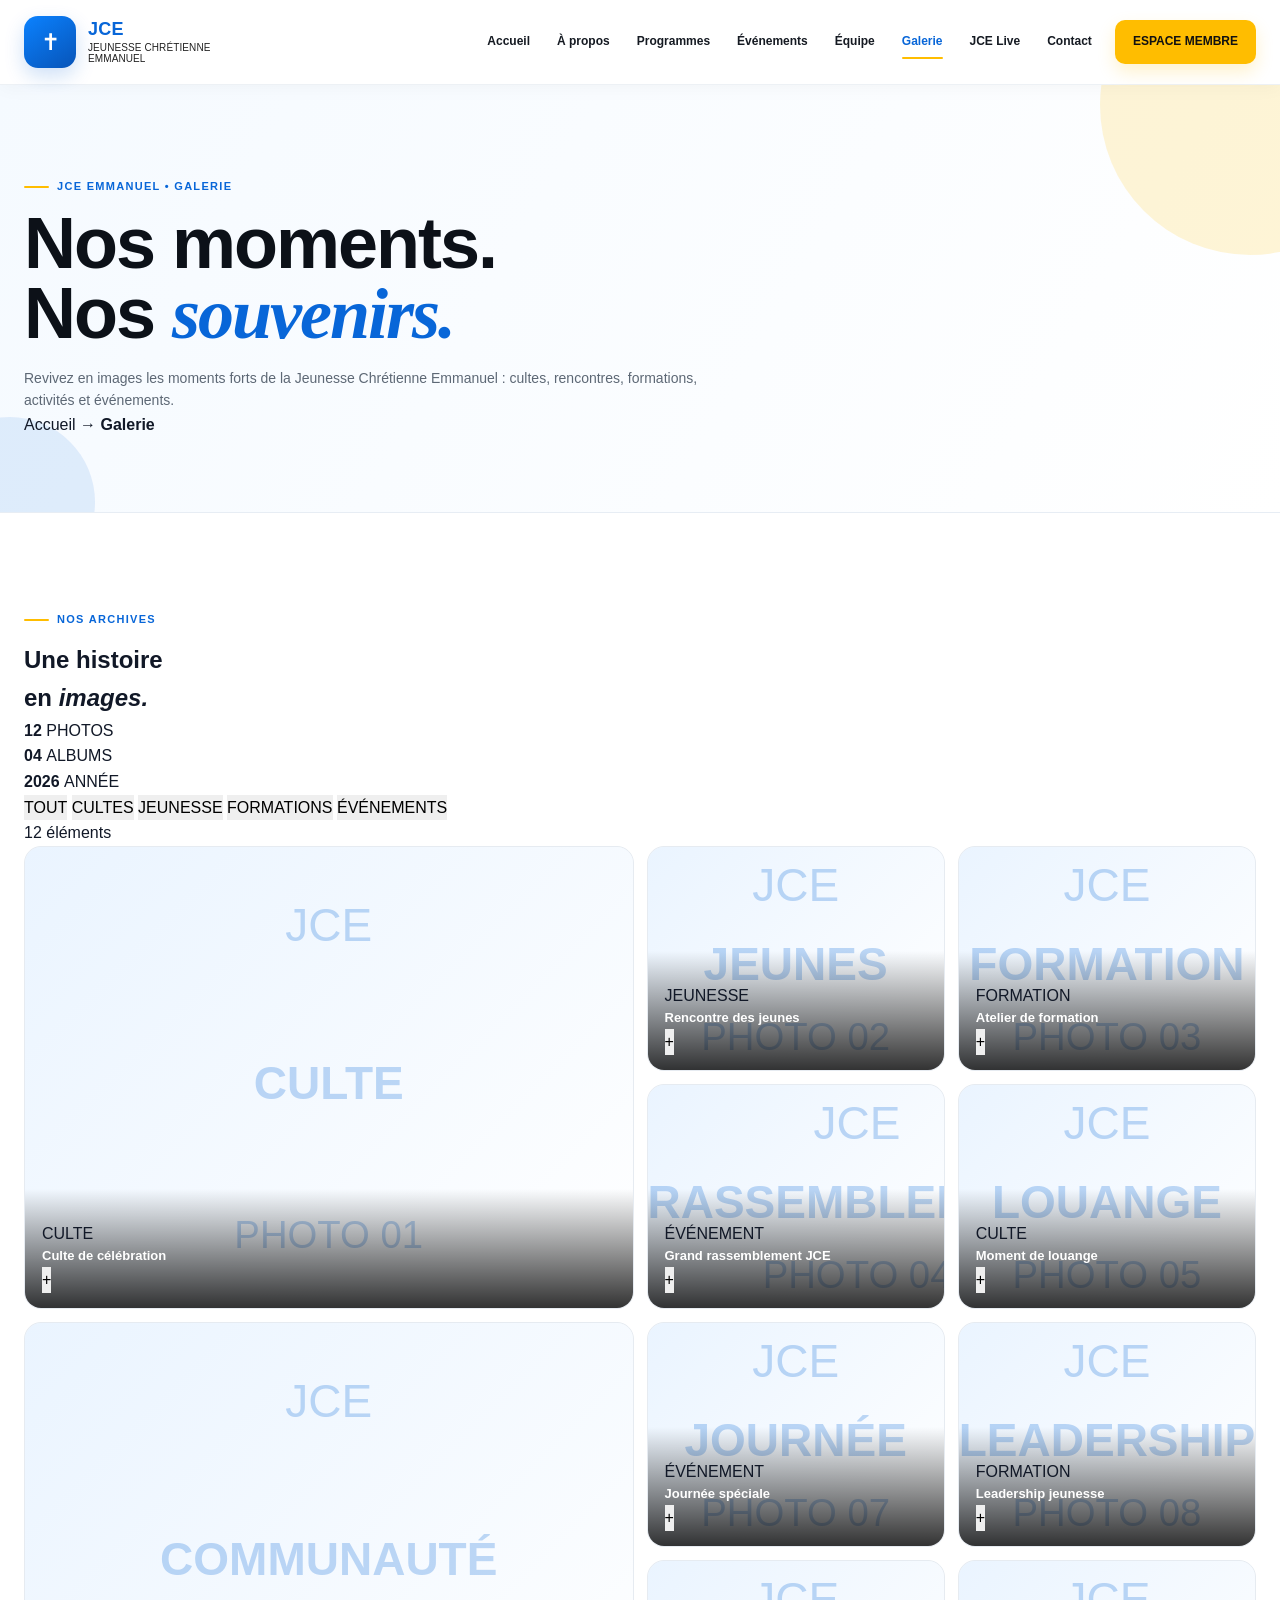
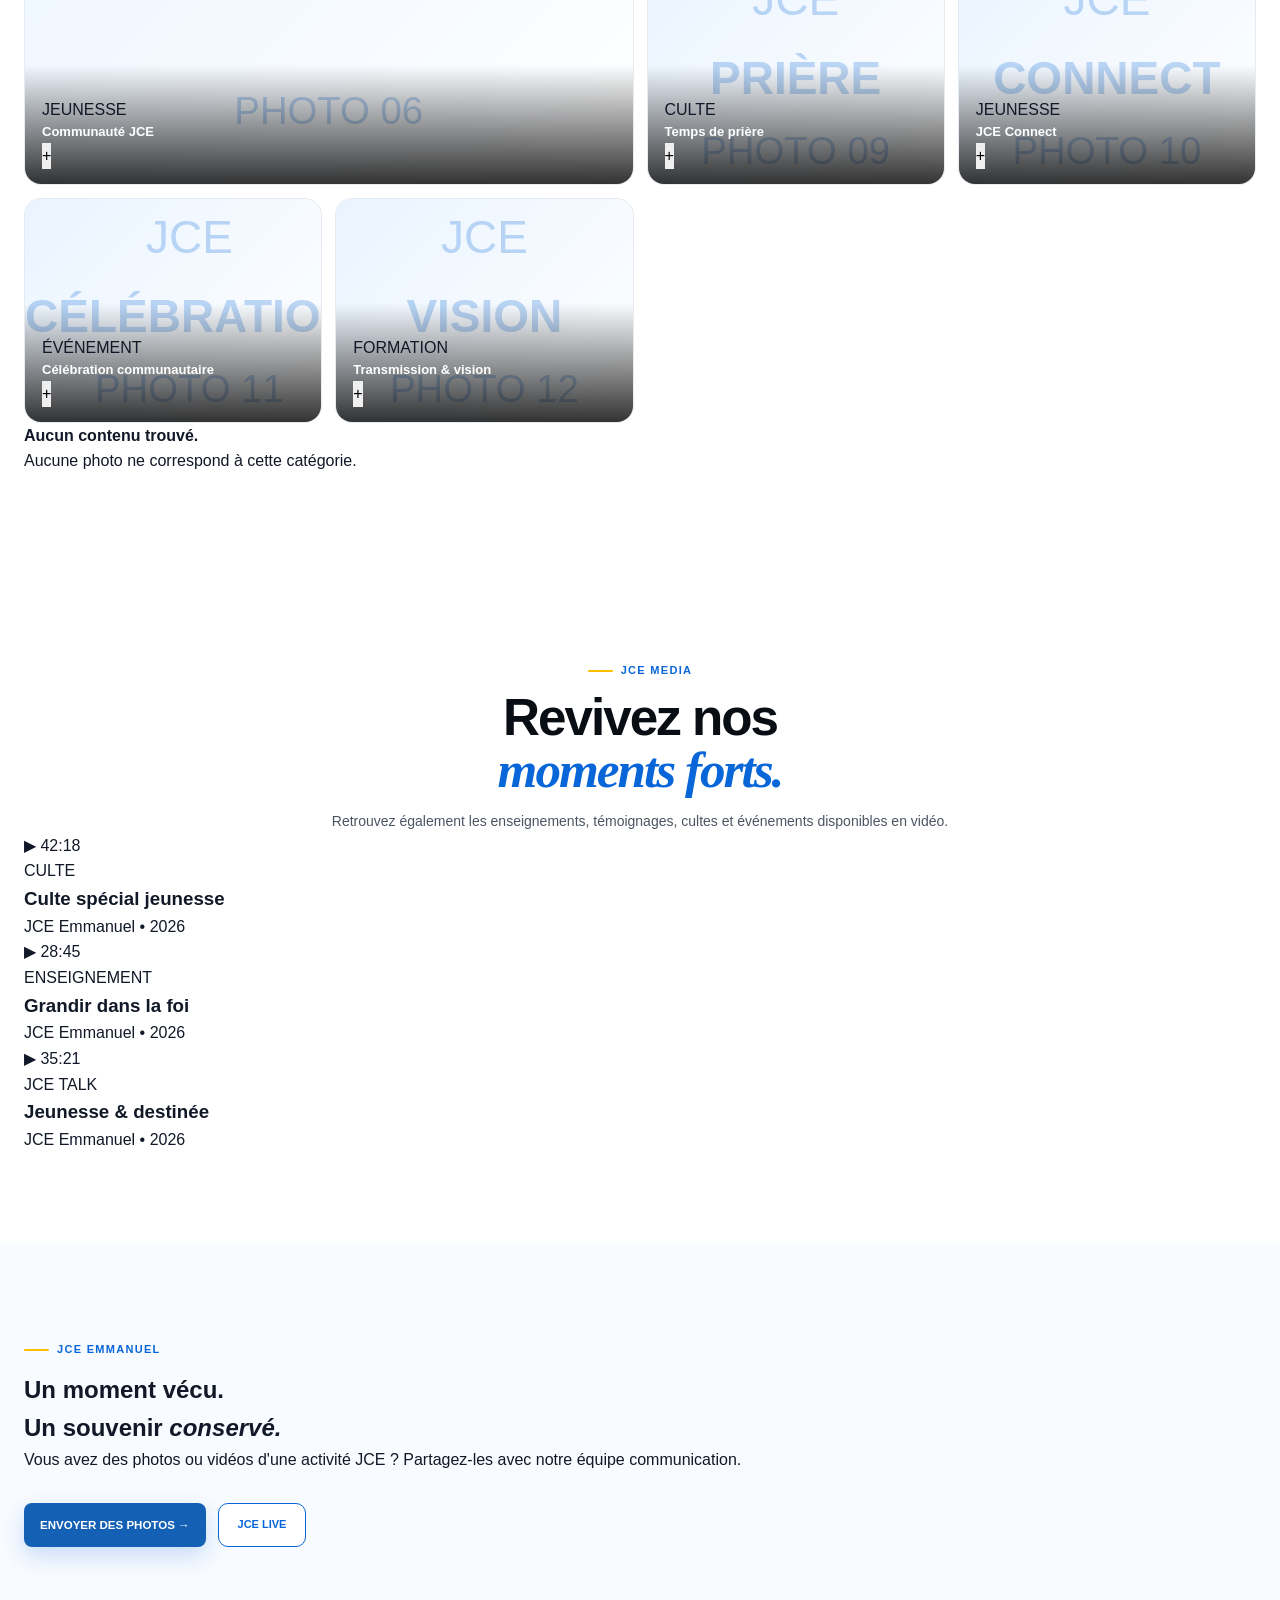
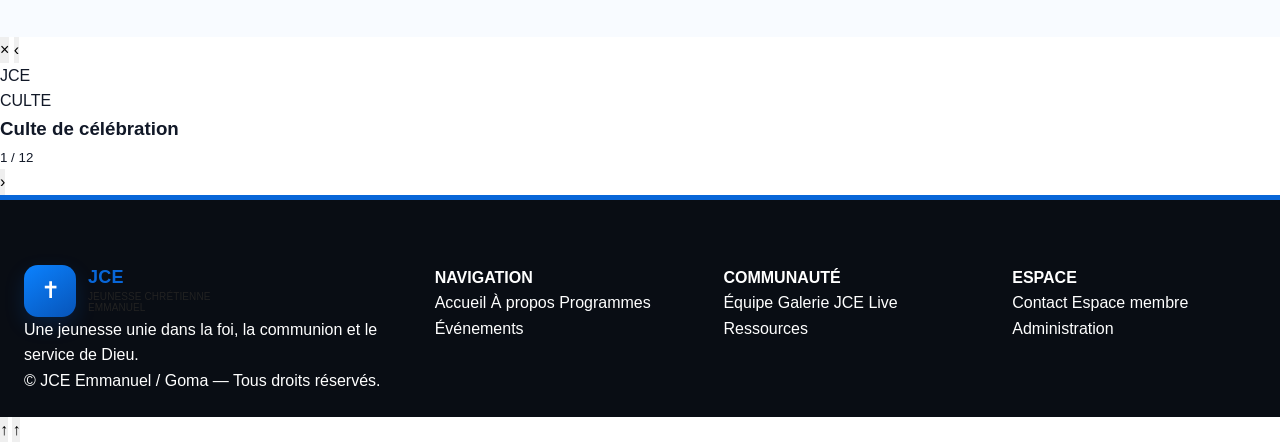
<file: galerie.html>
<!DOCTYPE html>
<html lang="fr">

<head>

    <meta charset="UTF-8">

    <meta name="viewport"
          content="width=device-width, initial-scale=1.0">

    <meta name="description"
          content="Galerie photos et vidéos de la Jeunesse Chrétienne Emmanuel.">

    <title>Galerie | JCE Emmanuel</title>

    <link rel="stylesheet" href="style.css">

</head>

<body>


<!-- =====================================================
     HEADER
===================================================== -->

<header class="site-header">

    <div class="container header-inner">

        <a href="index.html" class="brand">

            <span class="brand-mark">
                ✝
            </span>

            <span class="brand-text">

                <strong>JCE</strong>

                <small>
                    JEUNESSE CHRÉTIENNE<br>
                    EMMANUEL
                </small>

            </span>

        </a>


        <button
            class="menu-toggle"
            id="menuToggle"
            aria-label="Ouvrir le menu">

            ☰

        </button>


        <nav
            class="main-nav"
            id="mainNav">

            <a href="index.html">
                Accueil
            </a>

            <a href="apropos.html">
                À propos
            </a>

            <a href="programmes.html">
                Programmes
            </a>

            <a href="evenements.html">
                Événements
            </a>

            <a href="equipe.html">
                Équipe
            </a>

            <a href="galerie.html"
               class="active">

                Galerie

            </a>

            <a href="live.html">
                JCE Live
            </a>

            <a href="contact.html">
                Contact
            </a>

            <a href="membre/connexion.html"
               class="nav-cta">

                ESPACE MEMBRE

            </a>

        </nav>

    </div>

</header>



<!-- =====================================================
     HERO
===================================================== -->

<main>


<section class="page-hero gallery-hero">

    <div class="page-hero-glow"></div>


    <div class="container page-hero-content reveal">

        <span class="eyebrow">
            JCE EMMANUEL • GALERIE
        </span>


        <h1>

            Nos moments.<br>
            Nos <em>souvenirs.</em>

        </h1>


        <p>

            Revivez en images les moments forts de la
            Jeunesse Chrétienne Emmanuel : cultes,
            rencontres, formations, activités et
            événements.

        </p>


        <div class="breadcrumb">

            <a href="index.html">
                Accueil
            </a>

            <span>
                →
            </span>

            <strong>
                Galerie
            </strong>

        </div>

    </div>

</section>



<!-- =====================================================
     GALERIE
===================================================== -->

<section class="section gallery-section">


    <div class="container">


        <!-- =================================================
             TITRE + STATISTIQUES
        ================================================= -->

        <div class="gallery-heading reveal">


            <div>

                <span class="eyebrow">
                    NOS ARCHIVES
                </span>


                <h2>

                    Une histoire<br>
                    en <em>images.</em>

                </h2>

            </div>


            <div class="gallery-stats">

                <div>

                    <strong id="photoCount">
                        12
                    </strong>

                    <span>
                        PHOTOS
                    </span>

                </div>


                <div>

                    <strong>
                        04
                    </strong>

                    <span>
                        ALBUMS
                    </span>

                </div>


                <div>

                    <strong>
                        2026
                    </strong>

                    <span>
                        ANNÉE
                    </span>

                </div>

            </div>

        </div>



        <!-- =================================================
             FILTRES
        ================================================= -->

        <div class="gallery-toolbar reveal">


            <div class="gallery-filters">

                <button
                    class="gallery-filter active"
                    data-gallery-filter="all">

                    TOUT

                </button>


                <button
                    class="gallery-filter"
                    data-gallery-filter="culte">

                    CULTES

                </button>


                <button
                    class="gallery-filter"
                    data-gallery-filter="jeunesse">

                    JEUNESSE

                </button>


                <button
                    class="gallery-filter"
                    data-gallery-filter="formation">

                    FORMATIONS

                </button>


                <button
                    class="gallery-filter"
                    data-gallery-filter="evenement">

                    ÉVÉNEMENTS

                </button>

            </div>


            <span class="gallery-result"
                  id="galleryResult">

                12 éléments

            </span>

        </div>



        <!-- =================================================
             MASONRY GALLERY
        ================================================= -->

        <div
            class="gallery-grid"
            id="galleryGrid">



            <!-- PHOTO 01 -->

            <article
                class="gallery-item gallery-large reveal"
                data-gallery-category="culte"
                data-gallery-title="Culte de célébration"
                data-gallery-date="2026">

                <div class="gallery-placeholder gallery-bg-1">

                    <span>
                        JCE
                    </span>

                    <strong>
                        CULTE
                    </strong>

                    <small>
                        PHOTO 01
                    </small>

                </div>


                <div class="gallery-overlay">

                    <div>

                        <span>
                            CULTE
                        </span>

                        <h3>
                            Culte de célébration
                        </h3>

                    </div>


                    <button
                        class="gallery-open"
                        aria-label="Voir la photo">

                        +

                    </button>

                </div>

            </article>



            <!-- PHOTO 02 -->

            <article
                class="gallery-item reveal"
                data-gallery-category="jeunesse"
                data-gallery-title="Rencontre des jeunes"
                data-gallery-date="2026">

                <div class="gallery-placeholder gallery-bg-2">

                    <span>
                        JCE
                    </span>

                    <strong>
                        JEUNES
                    </strong>

                    <small>
                        PHOTO 02
                    </small>

                </div>


                <div class="gallery-overlay">

                    <div>

                        <span>
                            JEUNESSE
                        </span>

                        <h3>
                            Rencontre des jeunes
                        </h3>

                    </div>


                    <button
                        class="gallery-open">

                        +

                    </button>

                </div>

            </article>



            <!-- PHOTO 03 -->

            <article
                class="gallery-item reveal"
                data-gallery-category="formation"
                data-gallery-title="Atelier de formation"
                data-gallery-date="2026">

                <div class="gallery-placeholder gallery-bg-3">

                    <span>
                        JCE
                    </span>

                    <strong>
                        FORMATION
                    </strong>

                    <small>
                        PHOTO 03
                    </small>

                </div>


                <div class="gallery-overlay">

                    <div>

                        <span>
                            FORMATION
                        </span>

                        <h3>
                            Atelier de formation
                        </h3>

                    </div>


                    <button
                        class="gallery-open">

                        +

                    </button>

                </div>

            </article>



            <!-- PHOTO 04 -->

            <article
                class="gallery-item gallery-wide reveal"
                data-gallery-category="evenement"
                data-gallery-title="Grand rassemblement JCE"
                data-gallery-date="2026">

                <div class="gallery-placeholder gallery-bg-4">

                    <span>
                        JCE
                    </span>

                    <strong>
                        RASSEMBLEMENT
                    </strong>

                    <small>
                        PHOTO 04
                    </small>

                </div>


                <div class="gallery-overlay">

                    <div>

                        <span>
                            ÉVÉNEMENT
                        </span>

                        <h3>
                            Grand rassemblement JCE
                        </h3>

                    </div>


                    <button
                        class="gallery-open">

                        +

                    </button>

                </div>

            </article>



            <!-- PHOTO 05 -->

            <article
                class="gallery-item reveal"
                data-gallery-category="culte"
                data-gallery-title="Moment de louange"
                data-gallery-date="2026">

                <div class="gallery-placeholder gallery-bg-5">

                    <span>
                        JCE
                    </span>

                    <strong>
                        LOUANGE
                    </strong>

                    <small>
                        PHOTO 05
                    </small>

                </div>


                <div class="gallery-overlay">

                    <div>

                        <span>
                            CULTE
                        </span>

                        <h3>
                            Moment de louange
                        </h3>

                    </div>


                    <button
                        class="gallery-open">

                        +

                    </button>

                </div>

            </article>



            <!-- PHOTO 06 -->

            <article
                class="gallery-item gallery-large reveal"
                data-gallery-category="jeunesse"
                data-gallery-title="Communauté JCE"
                data-gallery-date="2026">

                <div class="gallery-placeholder gallery-bg-6">

                    <span>
                        JCE
                    </span>

                    <strong>
                        COMMUNAUTÉ
                    </strong>

                    <small>
                        PHOTO 06
                    </small>

                </div>


                <div class="gallery-overlay">

                    <div>

                        <span>
                            JEUNESSE
                        </span>

                        <h3>
                            Communauté JCE
                        </h3>

                    </div>


                    <button
                        class="gallery-open">

                        +

                    </button>

                </div>

            </article>



            <!-- PHOTO 07 -->

            <article
                class="gallery-item reveal"
                data-gallery-category="evenement"
                data-gallery-title="Journée spéciale"
                data-gallery-date="2026">

                <div class="gallery-placeholder gallery-bg-7">

                    <span>
                        JCE
                    </span>

                    <strong>
                        JOURNÉE
                    </strong>

                    <small>
                        PHOTO 07
                    </small>

                </div>


                <div class="gallery-overlay">

                    <div>

                        <span>
                            ÉVÉNEMENT
                        </span>

                        <h3>
                            Journée spéciale
                        </h3>

                    </div>


                    <button
                        class="gallery-open">

                        +

                    </button>

                </div>

            </article>



            <!-- PHOTO 08 -->

            <article
                class="gallery-item reveal"
                data-gallery-category="formation"
                data-gallery-title="Leadership jeunesse"
                data-gallery-date="2026">

                <div class="gallery-placeholder gallery-bg-8">

                    <span>
                        JCE
                    </span>

                    <strong>
                        LEADERSHIP
                    </strong>

                    <small>
                        PHOTO 08
                    </small>

                </div>


                <div class="gallery-overlay">

                    <div>

                        <span>
                            FORMATION
                        </span>

                        <h3>
                            Leadership jeunesse
                        </h3>

                    </div>


                    <button
                        class="gallery-open">

                        +

                    </button>

                </div>

            </article>



            <!-- PHOTO 09 -->

            <article
                class="gallery-item reveal"
                data-gallery-category="culte"
                data-gallery-title="Temps de prière"
                data-gallery-date="2026">

                <div class="gallery-placeholder gallery-bg-9">

                    <span>
                        JCE
                    </span>

                    <strong>
                        PRIÈRE
                    </strong>

                    <small>
                        PHOTO 09
                    </small>

                </div>


                <div class="gallery-overlay">

                    <div>

                        <span>
                            CULTE
                        </span>

                        <h3>
                            Temps de prière
                        </h3>

                    </div>


                    <button
                        class="gallery-open">

                        +

                    </button>

                </div>

            </article>



            <!-- PHOTO 10 -->

            <article
                class="gallery-item reveal"
                data-gallery-category="jeunesse"
                data-gallery-title="JCE Connect"
                data-gallery-date="2026">

                <div class="gallery-placeholder gallery-bg-10">

                    <span>
                        JCE
                    </span>

                    <strong>
                        CONNECT
                    </strong>

                    <small>
                        PHOTO 10
                    </small>

                </div>


                <div class="gallery-overlay">

                    <div>

                        <span>
                            JEUNESSE
                        </span>

                        <h3>
                            JCE Connect
                        </h3>

                    </div>


                    <button
                        class="gallery-open">

                        +

                    </button>

                </div>

            </article>



            <!-- PHOTO 11 -->

            <article
                class="gallery-item reveal"
                data-gallery-category="evenement"
                data-gallery-title="Célébration communautaire"
                data-gallery-date="2026">

                <div class="gallery-placeholder gallery-bg-11">

                    <span>
                        JCE
                    </span>

                    <strong>
                        CÉLÉBRATION
                    </strong>

                    <small>
                        PHOTO 11
                    </small>

                </div>


                <div class="gallery-overlay">

                    <div>

                        <span>
                            ÉVÉNEMENT
                        </span>

                        <h3>
                            Célébration communautaire
                        </h3>

                    </div>


                    <button
                        class="gallery-open">

                        +

                    </button>

                </div>

            </article>



            <!-- PHOTO 12 -->

            <article
                class="gallery-item gallery-wide reveal"
                data-gallery-category="formation"
                data-gallery-title="Transmission & vision"
                data-gallery-date="2026">

                <div class="gallery-placeholder gallery-bg-12">

                    <span>
                        JCE
                    </span>

                    <strong>
                        VISION
                    </strong>

                    <small>
                        PHOTO 12
                    </small>

                </div>


                <div class="gallery-overlay">

                    <div>

                        <span>
                            FORMATION
                        </span>

                        <h3>
                            Transmission & vision
                        </h3>

                    </div>


                    <button
                        class="gallery-open">

                        +

                    </button>

                </div>

            </article>


        </div>


        <!-- =================================================
             MESSAGE VIDE
        ================================================= -->

        <div
            class="gallery-empty"
            id="galleryEmpty">

            <strong>
                Aucun contenu trouvé.
            </strong>

            <p>
                Aucune photo ne correspond à cette catégorie.
            </p>

        </div>


    </div>

</section>



<!-- =====================================================
     VIDÉOS
===================================================== -->

<section class="section videos-section">


    <div class="container">


        <div class="section-heading centered reveal">

            <span class="eyebrow">
                JCE MEDIA
            </span>


            <h2>

                Revivez nos<br>
                <em>moments forts.</em>

            </h2>


            <p>

                Retrouvez également les enseignements,
                témoignages, cultes et événements
                disponibles en vidéo.

            </p>

        </div>



        <div class="videos-grid">


            <article class="video-card reveal">


                <div class="video-thumbnail video-bg-1">

                    <span class="play-button">
                        ▶
                    </span>


                    <span class="video-duration">
                        42:18
                    </span>

                </div>


                <div class="video-content">

                    <span>
                        CULTE
                    </span>

                    <h3>
                        Culte spécial jeunesse
                    </h3>

                    <p>
                        JCE Emmanuel • 2026
                    </p>

                </div>

            </article>



            <article class="video-card reveal">


                <div class="video-thumbnail video-bg-2">

                    <span class="play-button">
                        ▶
                    </span>


                    <span class="video-duration">
                        28:45
                    </span>

                </div>


                <div class="video-content">

                    <span>
                        ENSEIGNEMENT
                    </span>

                    <h3>
                        Grandir dans la foi
                    </h3>

                    <p>
                        JCE Emmanuel • 2026
                    </p>

                </div>

            </article>



            <article class="video-card reveal">


                <div class="video-thumbnail video-bg-3">

                    <span class="play-button">
                        ▶
                    </span>


                    <span class="video-duration">
                        35:21
                    </span>

                </div>


                <div class="video-content">

                    <span>
                        JCE TALK
                    </span>

                    <h3>
                        Jeunesse & destinée
                    </h3>

                    <p>
                        JCE Emmanuel • 2026
                    </p>

                </div>

            </article>


        </div>

    </div>

</section>



<!-- =====================================================
     CTA
===================================================== -->

<section class="section">


    <div class="container">


        <div class="live-box reveal">


            <div>

                <span class="eyebrow">
                    JCE EMMANUEL
                </span>


                <h2>

                    Un moment vécu.<br>
                    Un souvenir <em>conservé.</em>

                </h2>


                <p>

                    Vous avez des photos ou vidéos d'une
                    activité JCE ? Partagez-les avec notre
                    équipe communication.

                </p>

            </div>


            <div class="live-actions">

                <a href="contact.html"
                   class="btn btn-blue">

                    ENVOYER DES PHOTOS →

                </a>


                <a href="live.html"
                   class="btn btn-outline">

                    JCE LIVE

                </a>

            </div>


        </div>

    </div>

</section>


</main>



<!-- =====================================================
     LIGHTBOX
===================================================== -->

<div
    class="gallery-lightbox"
    id="galleryLightbox"
    aria-hidden="true">


    <button
        class="lightbox-close"
        id="lightboxClose"
        aria-label="Fermer">

        ×

    </button>


    <button
        class="lightbox-prev"
        id="lightboxPrev"
        aria-label="Photo précédente">

        ‹

    </button>


    <div class="lightbox-content">


        <div
            class="lightbox-image"
            id="lightboxImage">

            <span>
                JCE
            </span>

        </div>


        <div class="lightbox-info">

            <span id="lightboxCategory">
                CULTE
            </span>

            <h3 id="lightboxTitle">
                Culte de célébration
            </h3>

            <small id="lightboxCounter">
                1 / 12
            </small>

        </div>

    </div>


    <button
        class="lightbox-next"
        id="lightboxNext"
        aria-label="Photo suivante">

        ›

    </button>

</div>



<!-- =====================================================
     FOOTER
===================================================== -->

<footer class="site-footer">


    <div class="container footer-grid">


        <div>

            <a class="brand"
               href="index.html">

                <span class="brand-mark">
                    ✝
                </span>

                <span class="brand-text">

                    <strong>
                        JCE
                    </strong>

                    <small>
                        JEUNESSE CHRÉTIENNE<br>
                        EMMANUEL
                    </small>

                </span>

            </a>


            <p>

                Une jeunesse unie dans la foi,
                la communion et le service de Dieu.

            </p>

        </div>


        <div>

            <h4>
                NAVIGATION
            </h4>

            <a href="index.html">
                Accueil
            </a>

            <a href="apropos.html">
                À propos
            </a>

            <a href="programmes.html">
                Programmes
            </a>

            <a href="evenements.html">
                Événements
            </a>

        </div>


        <div>

            <h4>
                COMMUNAUTÉ
            </h4>

            <a href="equipe.html">
                Équipe
            </a>

            <a href="galerie.html">
                Galerie
            </a>

            <a href="live.html">
                JCE Live
            </a>

            <a href="ressources.html">
                Ressources
            </a>

        </div>


        <div>

            <h4>
                ESPACE
            </h4>

            <a href="contact.html">
                Contact
            </a>

            <a href="membre/connexion.html">
                Espace membre
            </a>

            <a href="admin/connexion.html">
                Administration
            </a>

        </div>


    </div>


    <div class="container footer-copy">

        © <span id="year"></span>
        JCE Emmanuel / Goma —
        Tous droits réservés.

    </div>


</footer>



<button
    class="back-top"
    id="backTop">

    ↑

</button>



<script src="js/main.js"></script>


<!-- =====================================================
     GALERIE JS
===================================================== -->

<script>

document.addEventListener(
    "DOMContentLoaded",
    function(){

        const filters =
            document.querySelectorAll(
                ".gallery-filter"
            );

        const items =
            document.querySelectorAll(
                ".gallery-item"
            );

        const result =
            document.getElementById(
                "galleryResult"
            );

        const count =
            document.getElementById(
                "photoCount"
            );

        const empty =
            document.getElementById(
                "galleryEmpty"
            );


        /*
        -----------------------------------------------------
        FILTRAGE
        -----------------------------------------------------
        */

        filters.forEach(
            filter => {

                filter.addEventListener(
                    "click",
                    function(){

                        filters.forEach(
                            btn =>
                            btn.classList.remove(
                                "active"
                            )
                        );


                        this.classList.add(
                            "active"
                        );


                        const category =
                            this.dataset.galleryFilter;


                        let visible = 0;


                        items.forEach(
                            item => {

                                const match =
                                    category === "all"
                                    ||
                                    item.dataset.galleryCategory
                                    === category;


                                if(match){

                                    item.style.display =
                                        "";

                                    visible++;

                                }
                                else{

                                    item.style.display =
                                        "none";

                                }

                            }
                        );


                        count.textContent =
                            visible;


                        result.textContent =
                            visible +
                            (
                                visible > 1
                                ? " éléments"
                                : " élément"
                            );


                        empty.style.display =
                            visible === 0
                            ? "block"
                            : "none";

                    }
                );

            }
        );



        /*
        -----------------------------------------------------
        LIGHTBOX
        -----------------------------------------------------
        */

        const lightbox =
            document.getElementById(
                "galleryLightbox"
            );


        const close =
            document.getElementById(
                "lightboxClose"
            );


        const prev =
            document.getElementById(
                "lightboxPrev"
            );


        const next =
            document.getElementById(
                "lightboxNext"
            );


        const image =
            document.getElementById(
                "lightboxImage"
            );


        const title =
            document.getElementById(
                "lightboxTitle"
            );


        const category =
            document.getElementById(
                "lightboxCategory"
            );


        const counter =
            document.getElementById(
                "lightboxCounter"
            );


        let currentIndex = 0;


        function visibleItems(){

            return Array.from(items)
                .filter(
                    item =>
                    item.style.display !== "none"
                );

        }


        function openLightbox(item){

            const visible =
                visibleItems();


            currentIndex =
                visible.indexOf(item);


            updateLightbox();


            lightbox.classList.add(
                "show"
            );


            lightbox.setAttribute(
                "aria-hidden",
                "false"
            );


            document.body.classList.add(
                "no-scroll"
            );

        }


        function updateLightbox(){

            const visible =
                visibleItems();


            if(!visible.length)
                return;


            const item =
                visible[currentIndex];


            const placeholder =
                item.querySelector(
                    ".gallery-placeholder"
                );


            image.className =
                "lightbox-image " +
                placeholder.className
                    .replace(
                        "gallery-placeholder",
                        ""
                    );


            category.textContent =
                item.dataset.galleryCategory
                    .toUpperCase();


            title.textContent =
                item.dataset.galleryTitle;


            counter.textContent =
                (currentIndex + 1)
                + " / "
                + visible.length;

        }


        items.forEach(
            item => {

                const button =
                    item.querySelector(
                        ".gallery-open"
                    );


                button.addEventListener(
                    "click",
                    function(){

                        openLightbox(
                            item
                        );

                    }
                );

            }
        );


        function closeLightbox(){

            lightbox.classList.remove(
                "show"
            );


            lightbox.setAttribute(
                "aria-hidden",
                "true"
            );


            document.body.classList.remove(
                "no-scroll"
            );

        }


        close.addEventListener(
            "click",
            closeLightbox
        );


        lightbox.addEventListener(
            "click",
            function(event){

                if(
                    event.target ===
                    lightbox
                ){

                    closeLightbox();

                }

            }
        );


        prev.addEventListener(
            "click",
            function(){

                const visible =
                    visibleItems();


                if(!visible.length)
                    return;


                currentIndex =
                    (
                        currentIndex -
                        1 +
                        visible.length
                    )
                    %
                    visible.length;


                updateLightbox();

            }
        );


        next.addEventListener(
            "click",
            function(){

                const visible =
                    visibleItems();


                if(!visible.length)
                    return;


                currentIndex =
                    (
                        currentIndex +
                        1
                    )
                    %
                    visible.length;


                updateLightbox();

            }
        );


        document.addEventListener(
            "keydown",
            function(event){

                if(
                    !lightbox.classList.contains(
                        "show"
                    )
                ){

                    return;

                }


                if(
                    event.key === "Escape"
                ){

                    closeLightbox();

                }


                if(
                    event.key === "ArrowLeft"
                ){

                    prev.click();

                }


                if(
                    event.key === "ArrowRight"
                ){

                    next.click();

                }

            }
        );

    }

);

</script>
<script src="js/main.js"></script>

</body>

</html>
</file>
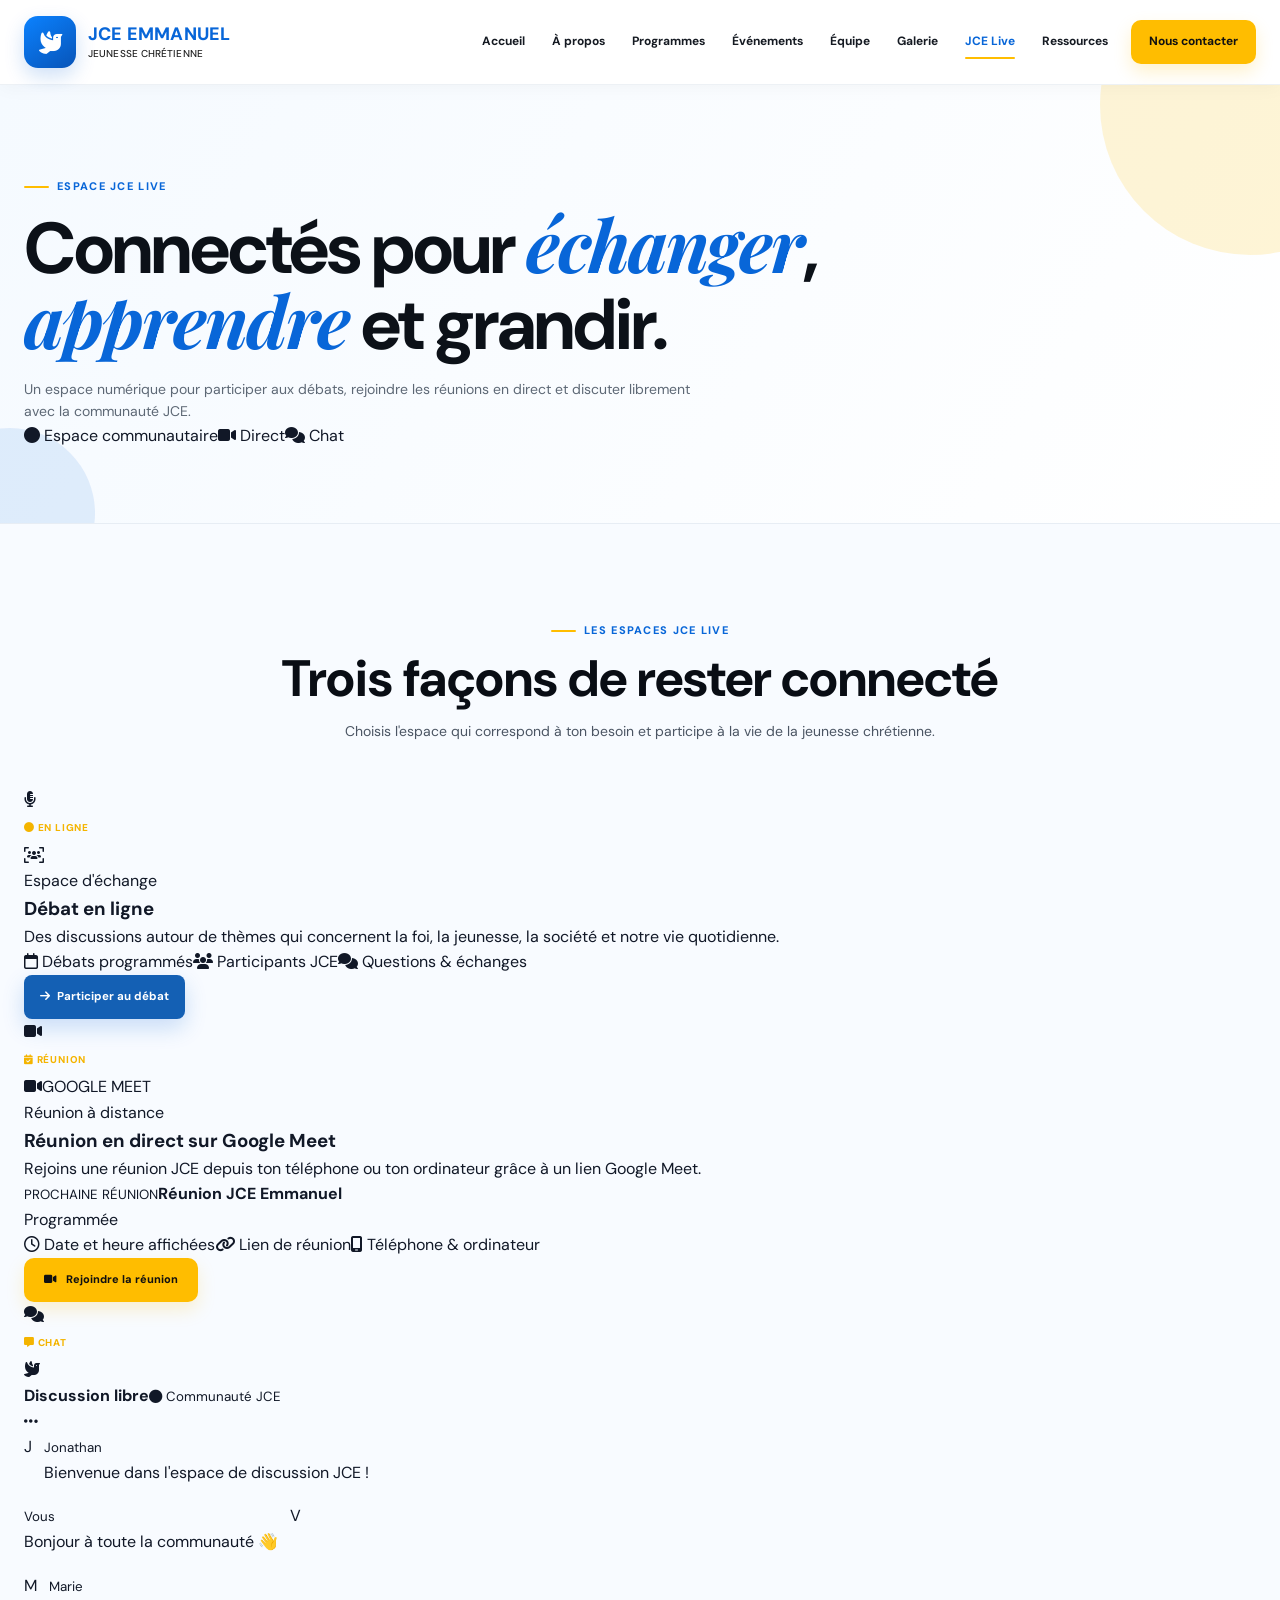
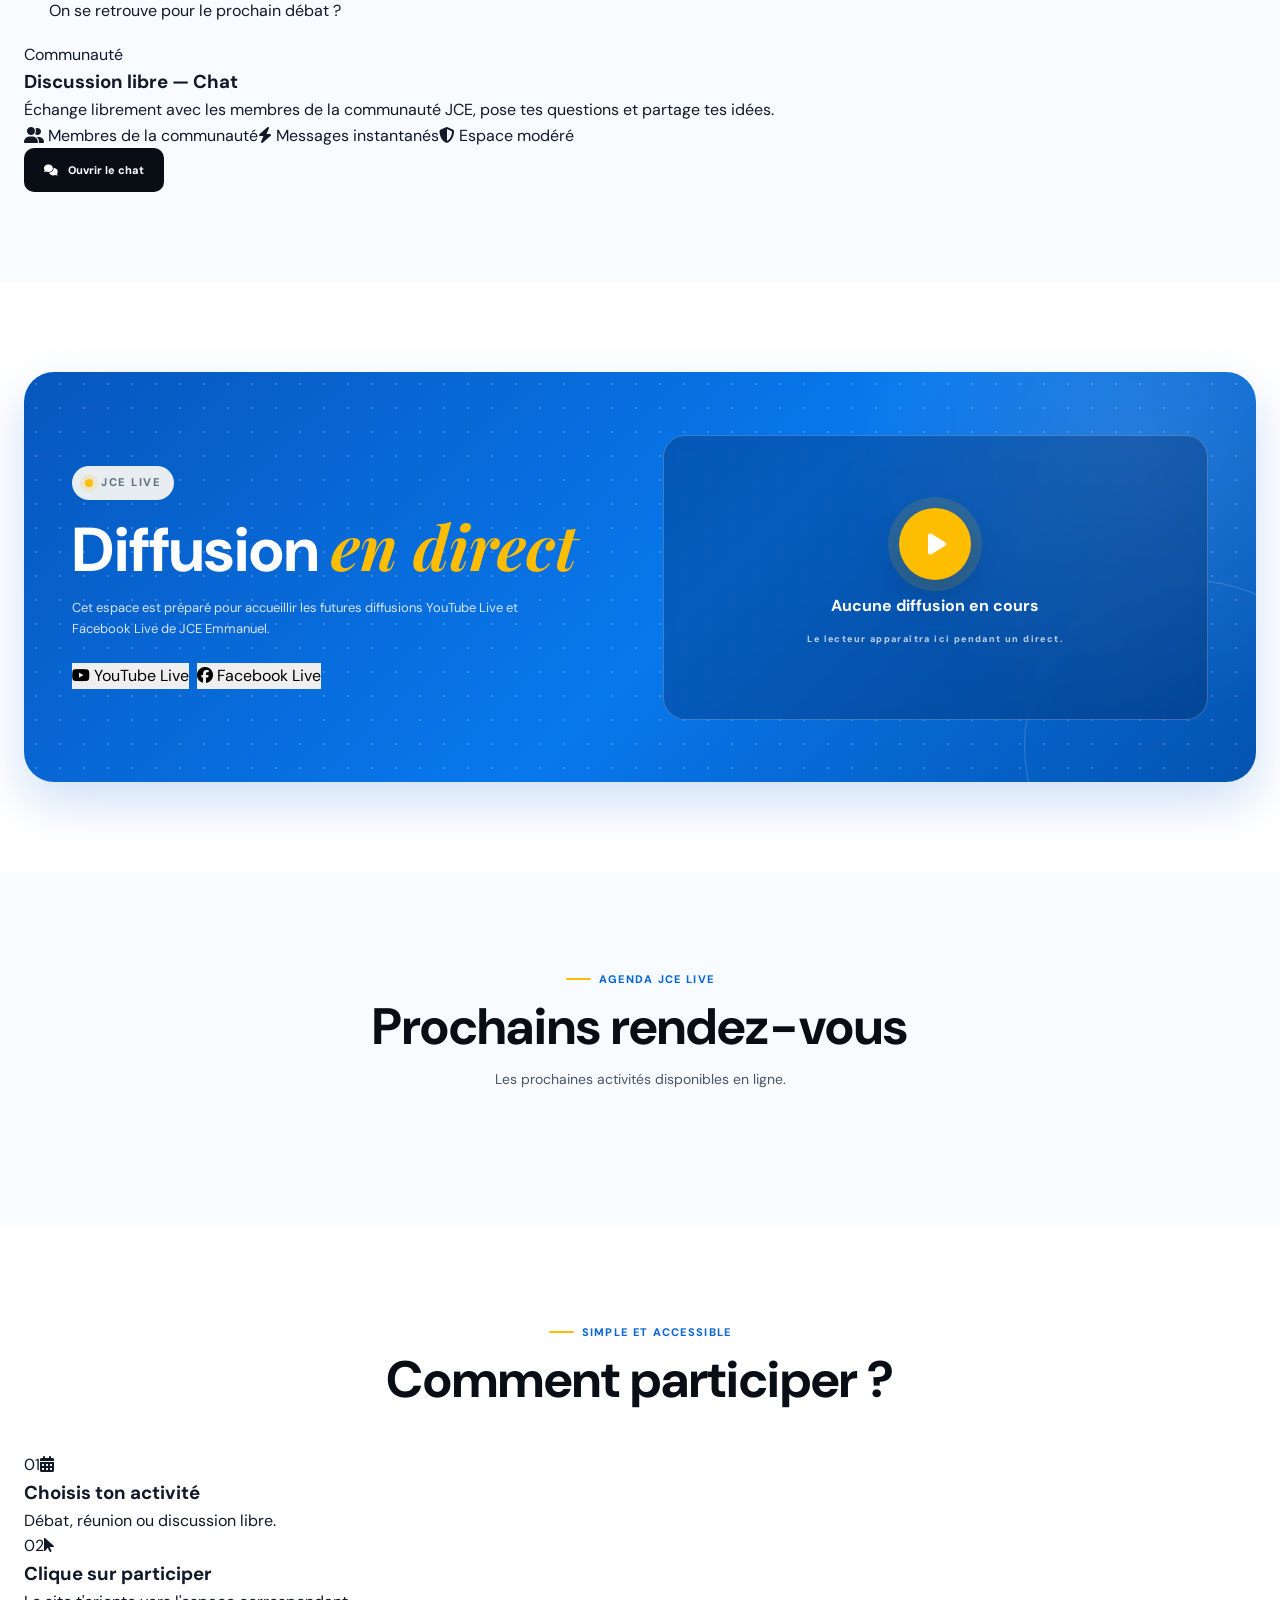
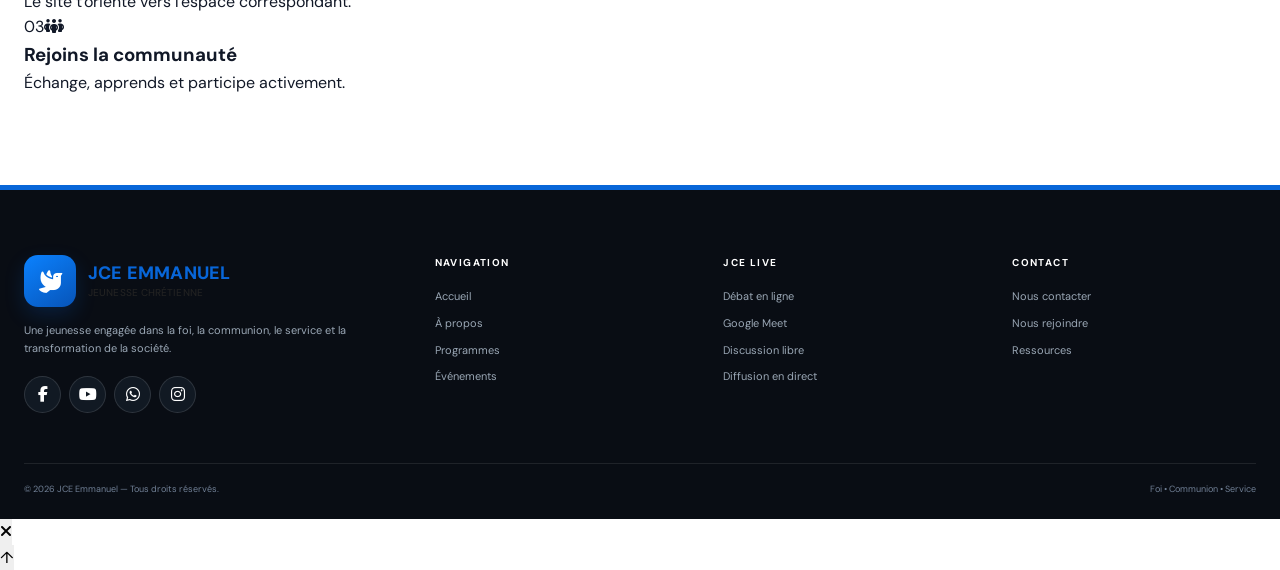
<file: live.html>
<!DOCTYPE html>
<html lang="fr">
<head>
<meta charset="UTF-8">
<meta name="viewport" content="width=device-width,initial-scale=1.0">
<meta name="description" content="JCE Emmanuel — Débat en ligne, Google Meet et discussion libre.">
<title>JCE Live | JCE Emmanuel</title>
<link rel="preconnect" href="https://fonts.googleapis.com">
<link rel="preconnect" href="https://fonts.gstatic.com" crossorigin>
<link href="https://fonts.googleapis.com/css2?family=DM+Sans:wght@400;500;600;700;800&family=Playfair+Display:ital,wght@0,500;0,600;0,700;1,500;1,600&display=swap" rel="stylesheet">
<link rel="stylesheet" href="style.css">
<link rel="stylesheet" href="https://cdnjs.cloudflare.com/ajax/libs/font-awesome/6.5.2/css/all.min.css">
</head>
<body>

<header class="site-header">
<div class="container header-inner">
<a href="index.html" class="brand"><span class="brand-mark"><i class="fa-solid fa-dove"></i></span><span class="brand-text"><strong>JCE EMMANUEL</strong><small>Jeunesse Chrétienne</small></span></a>
<button class="menu-toggle" id="menuToggle" aria-label="Menu"><span></span><span></span><span></span></button>
<nav class="main-nav" id="mainNav">
<a href="index.html">Accueil</a><a href="apropos.html">À propos</a><a href="programmes.html">Programmes</a><a href="evenements.html">Événements</a><a href="equipe.html">Équipe</a><a href="galerie.html">Galerie</a><a href="live.html" class="active">JCE Live</a><a href="ressources.html">Ressources</a><a href="contact.html" class="nav-cta">Nous contacter</a>
</nav></div></header>

<main>
<section class="page-hero live-page-hero"><div class="container">
<span class="eyebrow">Espace JCE Live</span>
<h1>Connectés pour <span>échanger</span>, <em>apprendre</em> et grandir.</h1>
<p>Un espace numérique pour participer aux débats, rejoindre les réunions en direct et discuter librement avec la communauté JCE.</p>
<div class="live-hero-badges"><span><i class="fa-solid fa-circle"></i> Espace communautaire</span><span><i class="fa-solid fa-video"></i> Direct</span><span><i class="fa-solid fa-comments"></i> Chat</span></div>
</div></section>

<section class="section live-spaces-section"><div class="container">
<div class="section-header"><span class="eyebrow">Les espaces JCE Live</span><h2>Trois façons de <span>rester connecté</span></h2><p>Choisis l'espace qui correspond à ton besoin et participe à la vie de la jeunesse chrétienne.</p></div>
<div class="live-spaces-grid">

<article class="live-space-card">
<div class="live-card-top"><div class="live-space-icon"><i class="fa-solid fa-microphone-lines"></i></div><span class="live-label"><i class="fa-solid fa-circle"></i> EN LIGNE</span></div>
<div class="live-card-image"><div class="live-image-placeholder debate-image"><i class="fa-solid fa-users-viewfinder"></i></div></div>
<div class="live-card-content"><span class="live-card-kicker">Espace d'échange</span><h3>Débat en ligne</h3><p>Des discussions autour de thèmes qui concernent la foi, la jeunesse, la société et notre vie quotidienne.</p>
<div class="live-info-list"><span><i class="fa-regular fa-calendar"></i> Débats programmés</span><span><i class="fa-solid fa-users"></i> Participants JCE</span><span><i class="fa-solid fa-comments"></i> Questions & échanges</span></div>
<button class="btn btn-blue live-open-btn" data-space="debate"><i class="fa-solid fa-arrow-right"></i> Participer au débat</button></div></article>

<article class="live-space-card">
<div class="live-card-top"><div class="live-space-icon yellow"><i class="fa-solid fa-video"></i></div><span class="live-label yellow-label"><i class="fa-solid fa-calendar-check"></i> RÉUNION</span></div>
<div class="live-card-image"><div class="live-image-placeholder meet-image"><i class="fa-solid fa-video"></i><span>GOOGLE MEET</span></div></div>
<div class="live-card-content"><span class="live-card-kicker">Réunion à distance</span><h3>Réunion en direct sur Google Meet</h3><p>Rejoins une réunion JCE depuis ton téléphone ou ton ordinateur grâce à un lien Google Meet.</p>
<div class="meet-next"><div><small>PROCHAINE RÉUNION</small><strong id="nextMeetingTitle">Réunion JCE Emmanuel</strong></div><span id="nextMeetingStatus">Programmée</span></div>
<div class="live-info-list"><span><i class="fa-regular fa-clock"></i> Date et heure affichées</span><span><i class="fa-solid fa-link"></i> Lien de réunion</span><span><i class="fa-solid fa-mobile-screen"></i> Téléphone & ordinateur</span></div>
<button class="btn btn-yellow live-open-btn" data-space="meet"><i class="fa-solid fa-video"></i> Rejoindre la réunion</button></div></article>

<article class="live-space-card">
<div class="live-card-top"><div class="live-space-icon dark"><i class="fa-solid fa-comments"></i></div><span class="live-label dark-label"><i class="fa-solid fa-message"></i> CHAT</span></div>
<div class="chat-preview"><div class="chat-preview-header"><div class="chat-brand"><span class="mini-logo"><i class="fa-solid fa-dove"></i></span><div><strong>Discussion libre</strong><small><i class="fa-solid fa-circle"></i> Communauté JCE</small></div></div><i class="fa-solid fa-ellipsis"></i></div>
<div class="chat-message"><span class="avatar avatar-blue">J</span><div><small>Jonathan</small><p>Bienvenue dans l'espace de discussion JCE !</p></div></div>
<div class="chat-message own"><div><small>Vous</small><p>Bonjour à toute la communauté 👋</p></div><span class="avatar avatar-yellow">V</span></div>
<div class="chat-message"><span class="avatar avatar-dark">M</span><div><small>Marie</small><p>On se retrouve pour le prochain débat ?</p></div></div></div>
<div class="live-card-content"><span class="live-card-kicker">Communauté</span><h3>Discussion libre — Chat</h3><p>Échange librement avec les membres de la communauté JCE, pose tes questions et partage tes idées.</p>
<div class="live-info-list"><span><i class="fa-solid fa-user-group"></i> Membres de la communauté</span><span><i class="fa-solid fa-bolt"></i> Messages instantanés</span><span><i class="fa-solid fa-shield-halved"></i> Espace modéré</span></div>
<button class="btn btn-dark live-open-btn" data-space="chat"><i class="fa-solid fa-comments"></i> Ouvrir le chat</button></div></article>

</div></div></section>

<section class="section live-broadcast-section"><div class="container"><div class="live-banner"><div class="live-background"></div>
<div class="live-content"><span class="live-status"><span></span> JCE LIVE</span><h2>Diffusion <em>en direct</em></h2><p>Cet espace est préparé pour accueillir les futures diffusions YouTube Live et Facebook Live de JCE Emmanuel.</p>
<div class="live-platforms"><button class="platform-btn" data-platform="youtube"><i class="fa-brands fa-youtube"></i> YouTube Live</button><button class="platform-btn" data-platform="facebook"><i class="fa-brands fa-facebook"></i> Facebook Live</button></div></div>
<div class="live-screen" id="liveScreen"><div class="live-play"><i class="fa-solid fa-play"></i></div><strong>Aucune diffusion en cours</strong><span>Le lecteur apparaîtra ici pendant un direct.</span></div>
</div></div></section>

<section class="section upcoming-live-section"><div class="container"><div class="section-header"><span class="eyebrow">Agenda JCE Live</span><h2>Prochains <span>rendez-vous</span></h2><p>Les prochaines activités disponibles en ligne.</p></div><div class="upcoming-live-grid" id="upcomingLiveGrid"></div></div></section>

<section class="section how-live-section"><div class="container"><div class="section-header"><span class="eyebrow">Simple et accessible</span><h2>Comment participer ?</h2></div><div class="how-live-grid">
<div class="how-live-item"><span>01</span><i class="fa-solid fa-calendar-days"></i><h3>Choisis ton activité</h3><p>Débat, réunion ou discussion libre.</p></div>
<div class="how-live-item"><span>02</span><i class="fa-solid fa-arrow-pointer"></i><h3>Clique sur participer</h3><p>Le site t'oriente vers l'espace correspondant.</p></div>
<div class="how-live-item"><span>03</span><i class="fa-solid fa-people-group"></i><h3>Rejoins la communauté</h3><p>Échange, apprends et participe activement.</p></div>
</div></div></section>
</main>

<footer class="site-footer"><div class="container"><div class="footer-grid">
<div class="footer-brand"><div class="brand"><span class="brand-mark"><i class="fa-solid fa-dove"></i></span><span class="brand-text"><strong>JCE EMMANUEL</strong><small>Jeunesse Chrétienne</small></span></div><p>Une jeunesse engagée dans la foi, la communion, le service et la transformation de la société.</p><div class="social-links"><a href="#"><i class="fa-brands fa-facebook-f"></i></a><a href="#"><i class="fa-brands fa-youtube"></i></a><a href="#"><i class="fa-brands fa-whatsapp"></i></a><a href="#"><i class="fa-brands fa-instagram"></i></a></div></div>
<div class="footer-column"><h4>Navigation</h4><a href="index.html">Accueil</a><a href="apropos.html">À propos</a><a href="programmes.html">Programmes</a><a href="evenements.html">Événements</a></div>
<div class="footer-column"><h4>JCE Live</h4><a href="live.html">Débat en ligne</a><a href="live.html">Google Meet</a><a href="live.html">Discussion libre</a><a href="live.html">Diffusion en direct</a></div>
<div class="footer-column"><h4>Contact</h4><a href="contact.html">Nous contacter</a><a href="contact.html">Nous rejoindre</a><a href="ressources.html">Ressources</a></div>
</div><div class="footer-bottom"><span>© 2026 JCE Emmanuel — Tous droits réservés.</span><span>Foi • Communion • Service</span></div></div></footer>

<div class="live-modal" id="liveModal" aria-hidden="true"><div class="live-modal-overlay" id="liveModalOverlay"></div><div class="live-modal-box"><button class="live-modal-close" id="liveModalClose"><i class="fa-solid fa-xmark"></i></button><div id="liveModalContent"></div></div></div>

<script src="js/main.js"></script><script src="js/live.js"></script>
</body></html>
</file>
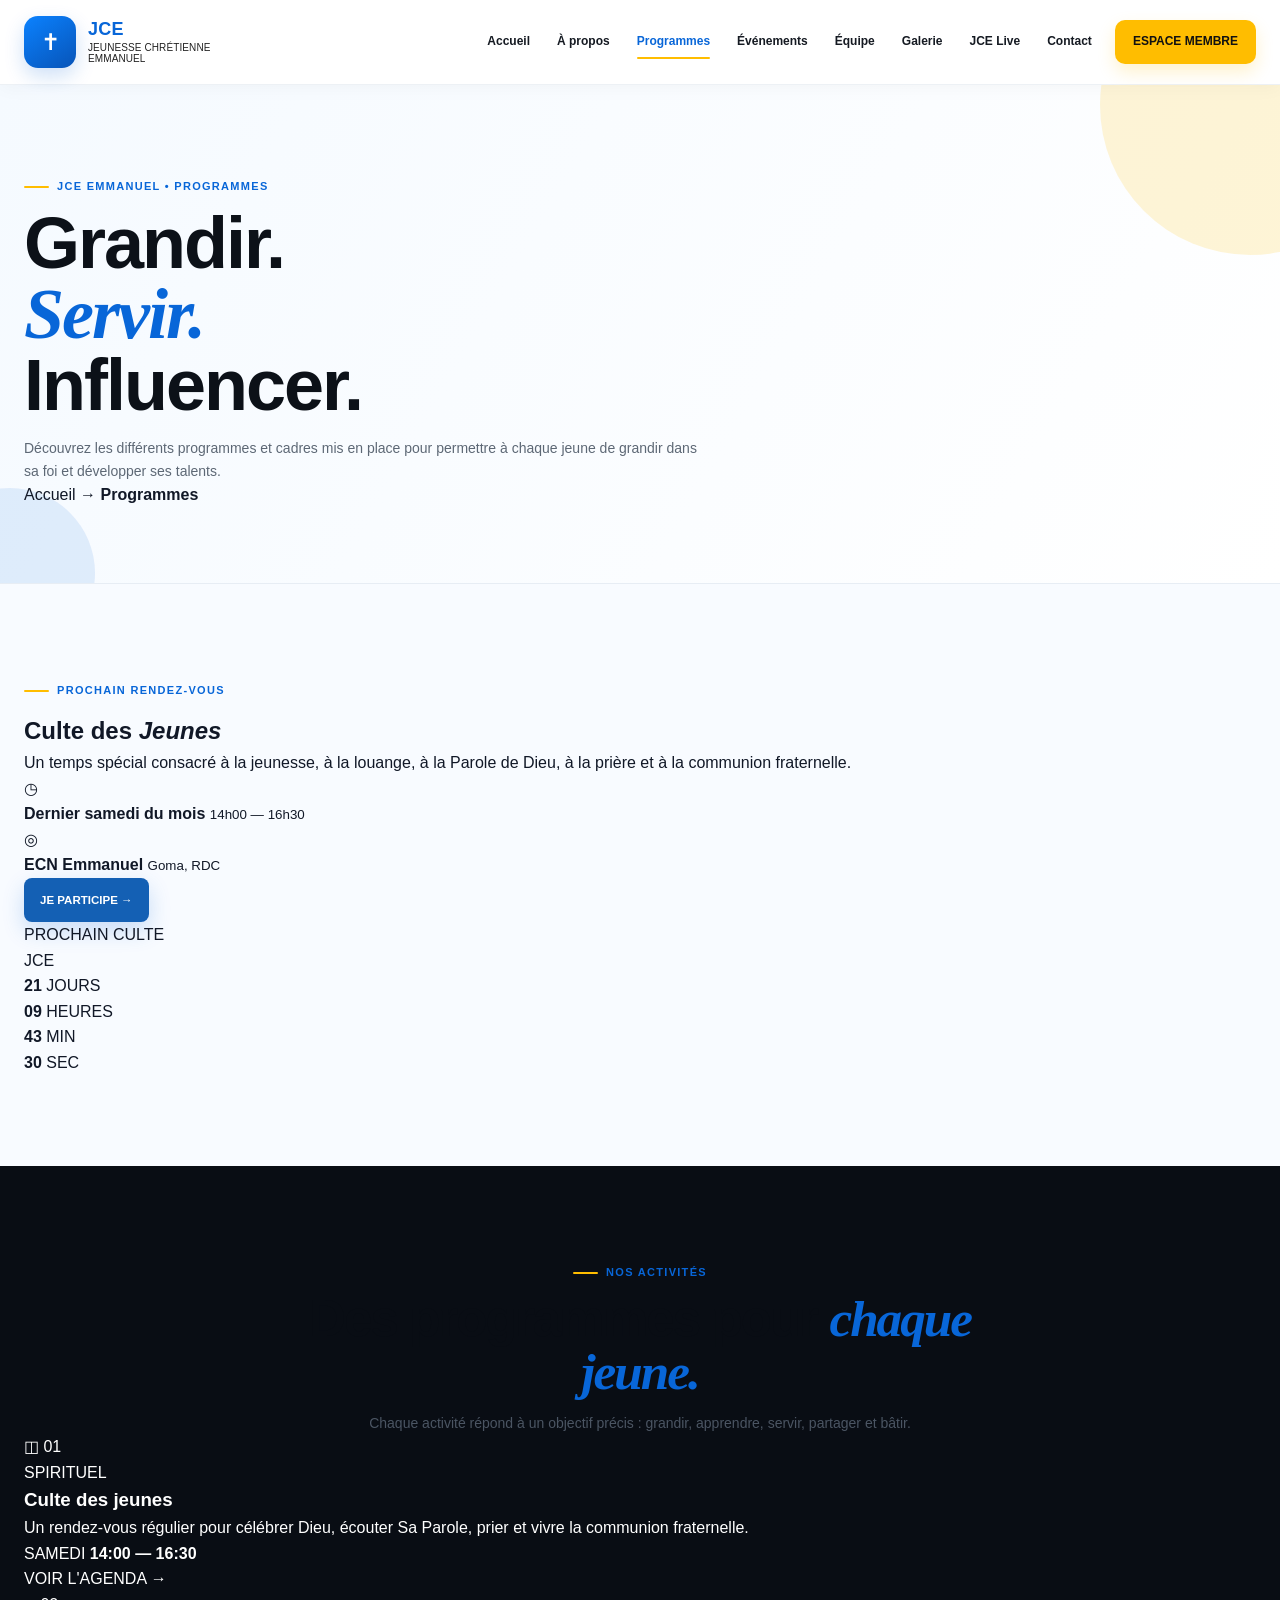
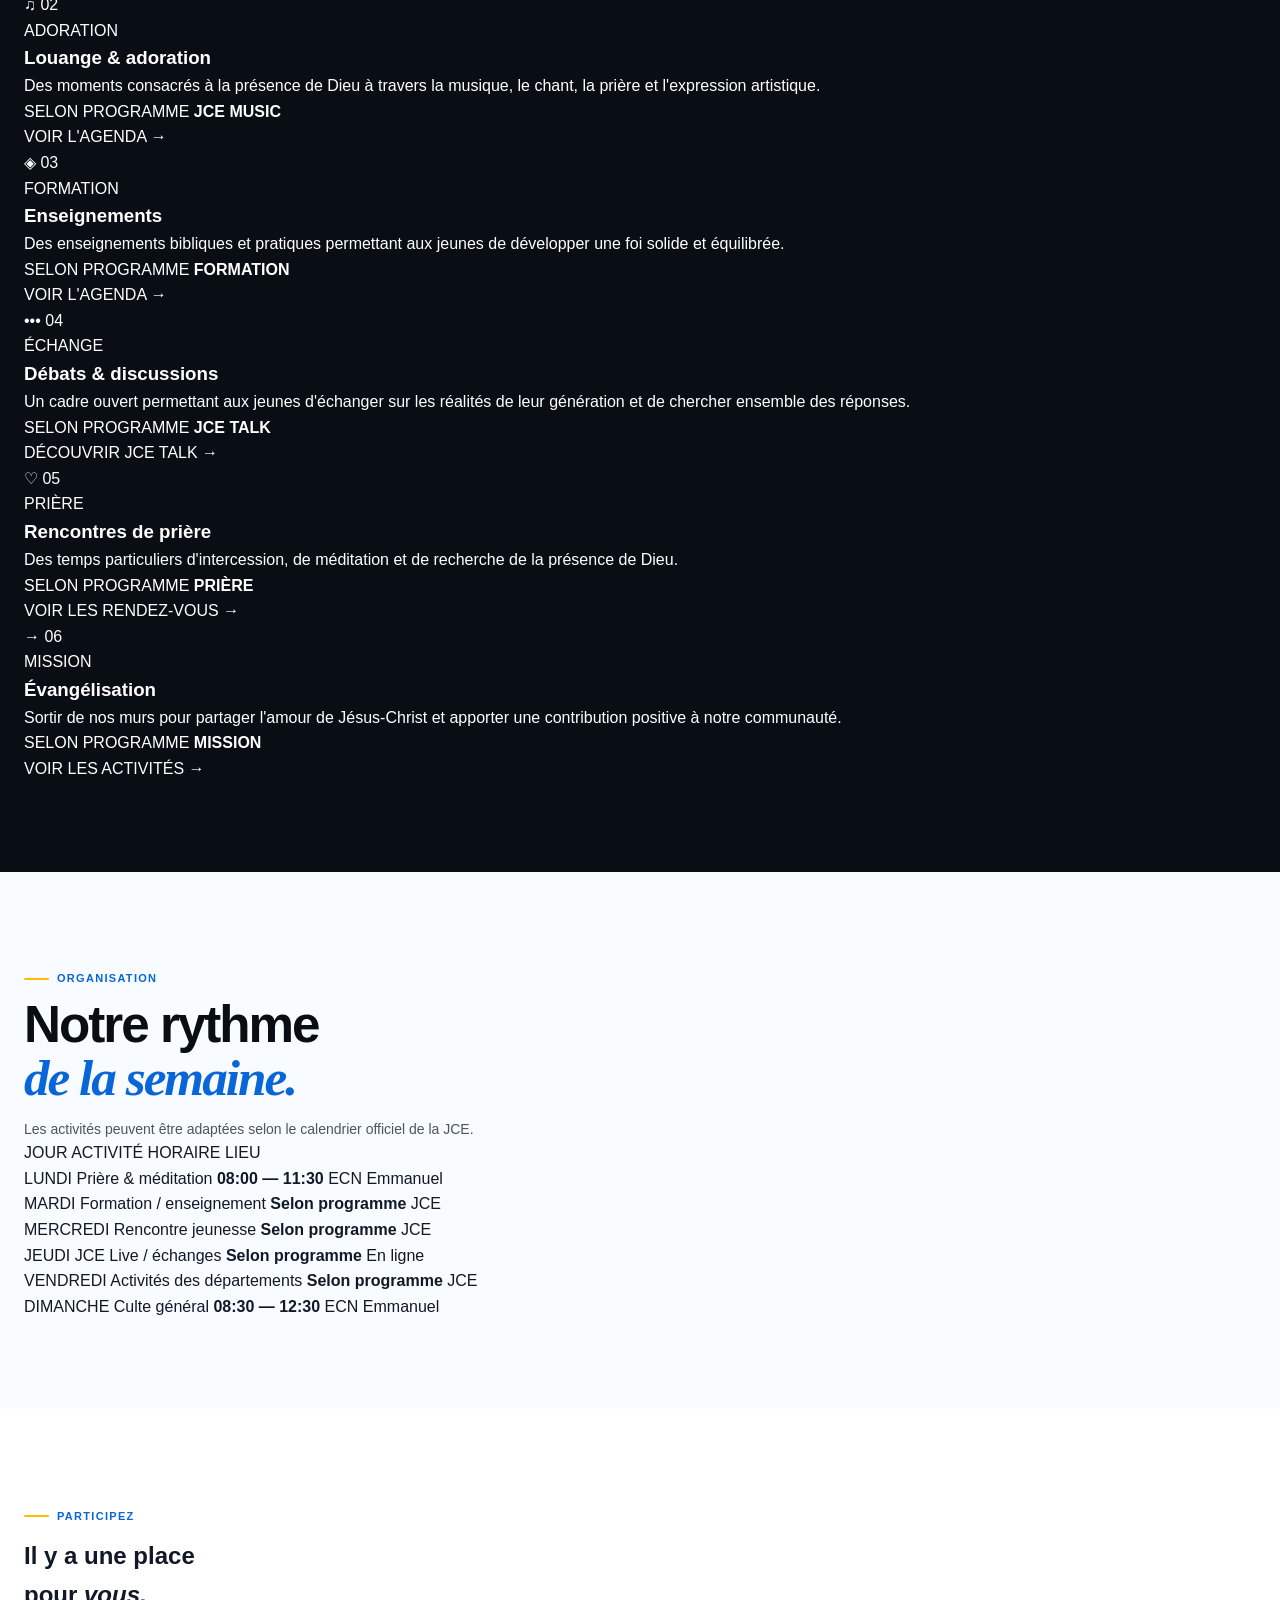
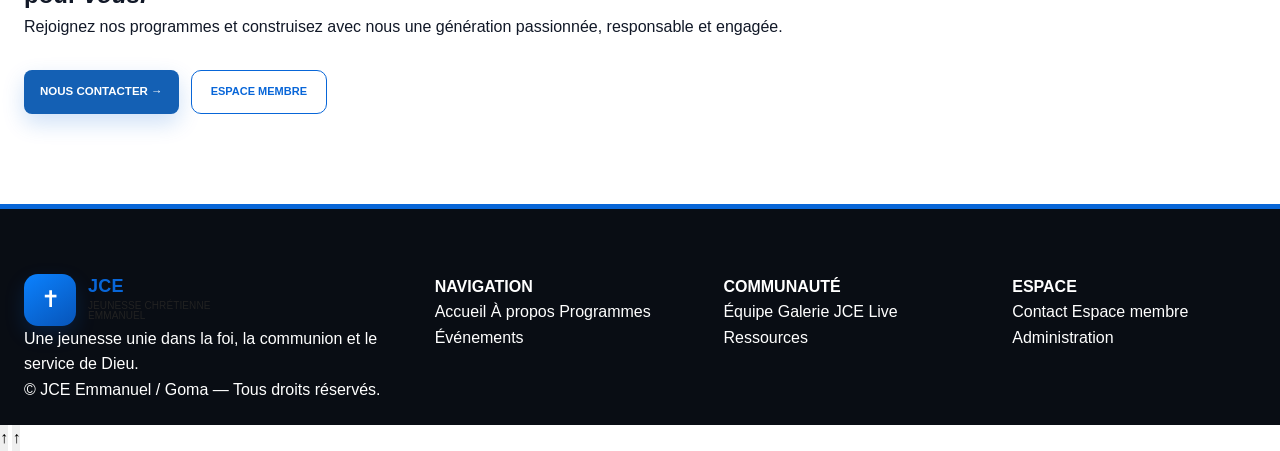
<file: programmes.html>
<!DOCTYPE html>
<html lang="fr">

<head>

    <meta charset="UTF-8">

    <meta name="viewport"
          content="width=device-width, initial-scale=1.0">

    <meta name="description"
          content="Découvrez les programmes, cultes, prières, formations et activités de la JCE Emmanuel.">

    <title>Programmes | JCE Emmanuel</title>

    <link rel="stylesheet" href="style.css">

</head>


<body>


<!-- =====================================================
     HEADER
===================================================== -->

<header class="site-header">

    <div class="container header-inner">


        <a href="index.html"
           class="brand">

            <span class="brand-mark">
                ✝
            </span>

            <span class="brand-text">

                <strong>
                    JCE
                </strong>

                <small>
                    JEUNESSE CHRÉTIENNE<br>
                    EMMANUEL
                </small>

            </span>

        </a>


        <button
            class="menu-toggle"
            id="menuToggle"
            aria-label="Menu">

            ☰

        </button>


        <nav
            class="main-nav"
            id="mainNav">


            <a href="index.html">
                Accueil
            </a>


            <a href="apropos.html">
                À propos
            </a>


            <a href="programmes.html"
               class="active">

                Programmes

            </a>


            <a href="evenements.html">
                Événements
            </a>


            <a href="equipe.html">
                Équipe
            </a>


            <a href="galerie.html">
                Galerie
            </a>


            <a href="live.html">
                JCE Live
            </a>


            <a href="contact.html">
                Contact
            </a>


            <a href="membre/connexion.html"
               class="nav-cta">

                ESPACE MEMBRE

            </a>


        </nav>

    </div>

</header>



<!-- =====================================================
     CONTENU
===================================================== -->

<main>


<!-- =====================================================
     HERO PROGRAMMES
===================================================== -->

<section class="page-hero programs-hero">


    <div class="page-hero-glow"></div>


    <div class="container page-hero-content reveal">


        <span class="eyebrow">
            JCE EMMANUEL • PROGRAMMES
        </span>


        <h1>

            Grandir.<br>

            <em>Servir.</em><br>

            Influencer.

        </h1>


        <p>

            Découvrez les différents programmes et cadres
            mis en place pour permettre à chaque jeune de
            grandir dans sa foi et développer ses talents.

        </p>


        <div class="breadcrumb">

            <a href="index.html">
                Accueil
            </a>

            <span>
                →
            </span>

            <strong>
                Programmes
            </strong>

        </div>


    </div>


</section>



<!-- =====================================================
     PROCHAIN PROGRAMME
===================================================== -->

<section class="section next-program-section">


    <div class="container">


        <div class="next-program-box reveal">


            <div class="next-program-content">


                <span class="eyebrow">
                    PROCHAIN RENDEZ-VOUS
                </span>


                <h2>
                    Culte des <em>Jeunes</em>
                </h2>


                <p>

                    Un temps spécial consacré à la jeunesse,
                    à la louange, à la Parole de Dieu,
                    à la prière et à la communion fraternelle.

                </p>


                <div class="next-program-info">


                    <div>

                        <span class="program-info-icon">
                            ◷
                        </span>

                        <div>

                            <strong>
                                Dernier samedi du mois
                            </strong>

                            <small>
                                14h00 — 16h30
                            </small>

                        </div>

                    </div>


                    <div>

                        <span class="program-info-icon gold">
                            ◎
                        </span>

                        <div>

                            <strong>
                                ECN Emmanuel
                            </strong>

                            <small>
                                Goma, RDC
                            </small>

                        </div>

                    </div>


                </div>


                <a href="contact.html"
                   class="btn btn-blue">

                    JE PARTICIPE →

                </a>


            </div>


            <div class="program-countdown-box">


                <span>
                    PROCHAIN CULTE
                </span>


                <div class="program-big-number">
                    JCE
                </div>


                <div class="countdown"
                     id="programCountdown">


                    <div>

                        <strong id="programDays">
                            00
                        </strong>

                        <span>
                            JOURS
                        </span>

                    </div>


                    <div>

                        <strong id="programHours">
                            00
                        </strong>

                        <span>
                            HEURES
                        </span>

                    </div>


                    <div>

                        <strong id="programMinutes">
                            00
                        </strong>

                        <span>
                            MIN
                        </span>

                    </div>


                    <div>

                        <strong id="programSeconds">
                            00
                        </strong>

                        <span>
                            SEC
                        </span>

                    </div>


                </div>

            </div>


        </div>

    </div>

</section>



<!-- =====================================================
     TOUS NOS PROGRAMMES
===================================================== -->

<section class="section dark-section">


    <div class="container">


        <div class="section-heading centered reveal">


            <span class="eyebrow">
                NOS ACTIVITÉS
            </span>


            <h2>

                Des programmes pour
                <em>chaque jeune.</em>

            </h2>


            <p>

                Chaque activité répond à un objectif précis :
                grandir, apprendre, servir, partager et bâtir.

            </p>


        </div>



        <div class="full-program-grid">



            <!-- PROGRAMME 01 -->

            <article class="full-program-card reveal">


                <div class="full-program-top">

                    <span class="full-program-icon">
                        ◫
                    </span>

                    <span>
                        01
                    </span>

                </div>


                <span class="program-category">
                    SPIRITUEL
                </span>


                <h3>
                    Culte des jeunes
                </h3>


                <p>

                    Un rendez-vous régulier pour célébrer Dieu,
                    écouter Sa Parole, prier et vivre la communion
                    fraternelle.

                </p>


                <div class="schedule-line">

                    <span>
                        SAMEDI
                    </span>

                    <strong>
                        14:00 — 16:30
                    </strong>

                </div>


                <a href="evenements.html">
                    VOIR L'AGENDA →
                </a>


            </article>



            <!-- PROGRAMME 02 -->

            <article class="full-program-card reveal">


                <div class="full-program-top">

                    <span class="full-program-icon gold">
                        ♫
                    </span>

                    <span>
                        02
                    </span>

                </div>


                <span class="program-category gold">
                    ADORATION
                </span>


                <h3>
                    Louange & adoration
                </h3>


                <p>

                    Des moments consacrés à la présence de Dieu
                    à travers la musique, le chant, la prière
                    et l'expression artistique.

                </p>


                <div class="schedule-line">

                    <span>
                        SELON PROGRAMME
                    </span>

                    <strong>
                        JCE MUSIC
                    </strong>

                </div>


                <a href="evenements.html">
                    VOIR L'AGENDA →
                </a>


            </article>



            <!-- PROGRAMME 03 -->

            <article class="full-program-card reveal">


                <div class="full-program-top">

                    <span class="full-program-icon">
                        ◈
                    </span>

                    <span>
                        03
                    </span>

                </div>


                <span class="program-category">
                    FORMATION
                </span>


                <h3>
                    Enseignements
                </h3>


                <p>

                    Des enseignements bibliques et pratiques
                    permettant aux jeunes de développer une foi
                    solide et équilibrée.

                </p>


                <div class="schedule-line">

                    <span>
                        SELON PROGRAMME
                    </span>

                    <strong>
                        FORMATION
                    </strong>

                </div>


                <a href="evenements.html">
                    VOIR L'AGENDA →
                </a>


            </article>



            <!-- PROGRAMME 04 -->

            <article class="full-program-card reveal">


                <div class="full-program-top">

                    <span class="full-program-icon gold">
                        •••
                    </span>

                    <span>
                        04
                    </span>

                </div>


                <span class="program-category gold">
                    ÉCHANGE
                </span>


                <h3>
                    Débats & discussions
                </h3>


                <p>

                    Un cadre ouvert permettant aux jeunes
                    d'échanger sur les réalités de leur génération
                    et de chercher ensemble des réponses.

                </p>


                <div class="schedule-line">

                    <span>
                        SELON PROGRAMME
                    </span>

                    <strong>
                        JCE TALK
                    </strong>

                </div>


                <a href="live.html">
                    DÉCOUVRIR JCE TALK →
                </a>


            </article>



            <!-- PROGRAMME 05 -->

            <article class="full-program-card reveal">


                <div class="full-program-top">

                    <span class="full-program-icon">
                        ♡
                    </span>

                    <span>
                        05
                    </span>

                </div>


                <span class="program-category">
                    PRIÈRE
                </span>


                <h3>
                    Rencontres de prière
                </h3>


                <p>

                    Des temps particuliers d'intercession,
                    de méditation et de recherche de la présence
                    de Dieu.

                </p>


                <div class="schedule-line">

                    <span>
                        SELON PROGRAMME
                    </span>

                    <strong>
                        PRIÈRE
                    </strong>

                </div>


                <a href="evenements.html">
                    VOIR LES RENDEZ-VOUS →
                </a>


            </article>



            <!-- PROGRAMME 06 -->

            <article class="full-program-card reveal">


                <div class="full-program-top">

                    <span class="full-program-icon gold">
                        →
                    </span>

                    <span>
                        06
                    </span>

                </div>


                <span class="program-category gold">
                    MISSION
                </span>


                <h3>
                    Évangélisation
                </h3>


                <p>

                    Sortir de nos murs pour partager l'amour
                    de Jésus-Christ et apporter une contribution
                    positive à notre communauté.

                </p>


                <div class="schedule-line">

                    <span>
                        SELON PROGRAMME
                    </span>

                    <strong>
                        MISSION
                    </strong>

                </div>


                <a href="evenements.html">
                    VOIR LES ACTIVITÉS →
                </a>


            </article>


        </div>

    </div>

</section>



<!-- =====================================================
     PLANNING HEBDOMADAIRE
===================================================== -->

<section class="section weekly-section">


    <div class="container">


        <div class="section-heading reveal">

            <span class="eyebrow">
                ORGANISATION
            </span>

            <h2>
                Notre rythme<br>
                <em>de la semaine.</em>
            </h2>

            <p>

                Les activités peuvent être adaptées selon
                le calendrier officiel de la JCE.

            </p>

        </div>



        <div class="weekly-table reveal">


            <div class="week-row week-header">

                <span>
                    JOUR
                </span>

                <span>
                    ACTIVITÉ
                </span>

                <span>
                    HORAIRE
                </span>

                <span>
                    LIEU
                </span>

            </div>



            <div class="week-row">

                <span class="day">
                    LUNDI
                </span>

                <span>
                    Prière & méditation
                </span>

                <strong>
                    08:00 — 11:30
                </strong>

                <span>
                    ECN Emmanuel
                </span>

            </div>



            <div class="week-row">

                <span class="day">
                    MARDI
                </span>

                <span>
                    Formation / enseignement
                </span>

                <strong>
                    Selon programme
                </strong>

                <span>
                    JCE
                </span>

            </div>



            <div class="week-row">

                <span class="day">
                    MERCREDI
                </span>

                <span>
                    Rencontre jeunesse
                </span>

                <strong>
                    Selon programme
                </strong>

                <span>
                    JCE
                </span>

            </div>



            <div class="week-row">

                <span class="day">
                    JEUDI
                </span>

                <span>
                    JCE Live / échanges
                </span>

                <strong>
                    Selon programme
                </strong>

                <span>
                    En ligne
                </span>

            </div>



            <div class="week-row">

                <span class="day">
                    VENDREDI
                </span>

                <span>
                    Activités des départements
                </span>

                <strong>
                    Selon programme
                </strong>

                <span>
                    JCE
                </span>

            </div>



            <div class="week-row">

                <span class="day">
                    DIMANCHE
                </span>

                <span>
                    Culte général
                </span>

                <strong>
                    08:30 — 12:30
                </strong>

                <span>
                    ECN Emmanuel
                </span>

            </div>



        </div>

    </div>

</section>



<!-- =====================================================
     CTA
===================================================== -->

<section class="section">


    <div class="container">


        <div class="live-box reveal">


            <div>

                <span class="eyebrow">
                    PARTICIPEZ
                </span>


                <h2>

                    Il y a une place<br>
                    pour <em>vous.</em>

                </h2>


                <p>

                    Rejoignez nos programmes et construisez
                    avec nous une génération passionnée,
                    responsable et engagée.

                </p>

            </div>


            <div class="live-actions">


                <a href="contact.html"
                   class="btn btn-blue">

                    NOUS CONTACTER →

                </a>


                <a href="membre/connexion.html"
                   class="btn btn-outline">

                    ESPACE MEMBRE

                </a>


            </div>


        </div>

    </div>

</section>


</main>



<!-- =====================================================
     FOOTER
===================================================== -->

<footer class="site-footer">


    <div class="container footer-grid">


        <div>

            <a class="brand"
               href="index.html">

                <span class="brand-mark">
                    ✝
                </span>

                <span class="brand-text">

                    <strong>
                        JCE
                    </strong>

                    <small>
                        JEUNESSE CHRÉTIENNE<br>
                        EMMANUEL
                    </small>

                </span>

            </a>


            <p>

                Une jeunesse unie dans la foi,
                la communion et le service de Dieu.

            </p>

        </div>



        <div>

            <h4>
                NAVIGATION
            </h4>

            <a href="index.html">
                Accueil
            </a>

            <a href="apropos.html">
                À propos
            </a>

            <a href="programmes.html">
                Programmes
            </a>

            <a href="evenements.html">
                Événements
            </a>

        </div>



        <div>

            <h4>
                COMMUNAUTÉ
            </h4>

            <a href="equipe.html">
                Équipe
            </a>

            <a href="galerie.html">
                Galerie
            </a>

            <a href="live.html">
                JCE Live
            </a>

            <a href="ressources.html">
                Ressources
            </a>

        </div>



        <div>

            <h4>
                ESPACE
            </h4>

            <a href="contact.html">
                Contact
            </a>

            <a href="membre/connexion.html">
                Espace membre
            </a>

            <a href="admin/connexion.html">
                Administration
            </a>

        </div>


    </div>



    <div class="container footer-copy">

        © <span id="year"></span>
        JCE Emmanuel / Goma —
        Tous droits réservés.

    </div>


</footer>



<button
    class="back-top"
    id="backTop">

    ↑

</button>



<script src="js/main.js"></script>


<script>

/* =====================================================
   COMPTE À REBOURS PROGRAMMES
===================================================== */

function getLastSaturday(){

    const now = new Date();

    let lastDay =
        new Date(
            now.getFullYear(),
            now.getMonth() + 1,
            0
        );


    let saturday =
        lastDay.getDate()
        -
        (
            lastDay.getDay() === 6
                ? 0
                : lastDay.getDay() + 1
        );


    let target =
        new Date(
            now.getFullYear(),
            now.getMonth(),
            saturday,
            14,
            0,
            0
        );


    if(target <= now){

        const nextMonth =
            new Date(
                now.getFullYear(),
                now.getMonth() + 1,
                1
            );


        let nextLastDay =
            new Date(
                nextMonth.getFullYear(),
                nextMonth.getMonth() + 1,
                0
            );


        let nextSaturday =
            nextLastDay.getDate()
            -
            (
                nextLastDay.getDay() === 6
                    ? 0
                    : nextLastDay.getDay() + 1
            );


        target =
            new Date(
                nextMonth.getFullYear(),
                nextMonth.getMonth(),
                nextSaturday,
                14,
                0,
                0
            );

    }

    return target;

}



function updateProgramCountdown(){

    const target =
        getLastSaturday();


    const now =
        new Date();


    const difference =
        Math.max(
            0,
            target - now
        );


    const days =
        Math.floor(
            difference /
            (1000 * 60 * 60 * 24)
        );


    const hours =
        Math.floor(
            (
                difference %
                (1000 * 60 * 60 * 24)
            )
            /
            (1000 * 60 * 60)
        );


    const minutes =
        Math.floor(
            (
                difference %
                (1000 * 60 * 60)
            )
            /
            (1000 * 60)
        );


    const seconds =
        Math.floor(
            (
                difference %
                (1000 * 60)
            )
            /
            1000
        );


    document.getElementById(
        "programDays"
    ).textContent =
        String(days).padStart(2,"0");


    document.getElementById(
        "programHours"
    ).textContent =
        String(hours).padStart(2,"0");


    document.getElementById(
        "programMinutes"
    ).textContent =
        String(minutes).padStart(2,"0");


    document.getElementById(
        "programSeconds"
    ).textContent =
        String(seconds).padStart(2,"0");

}


updateProgramCountdown();

setInterval(
    updateProgramCountdown,
    1000
);

</script>
<script src="js/main.js"></script>

</body>

</html>
</file>
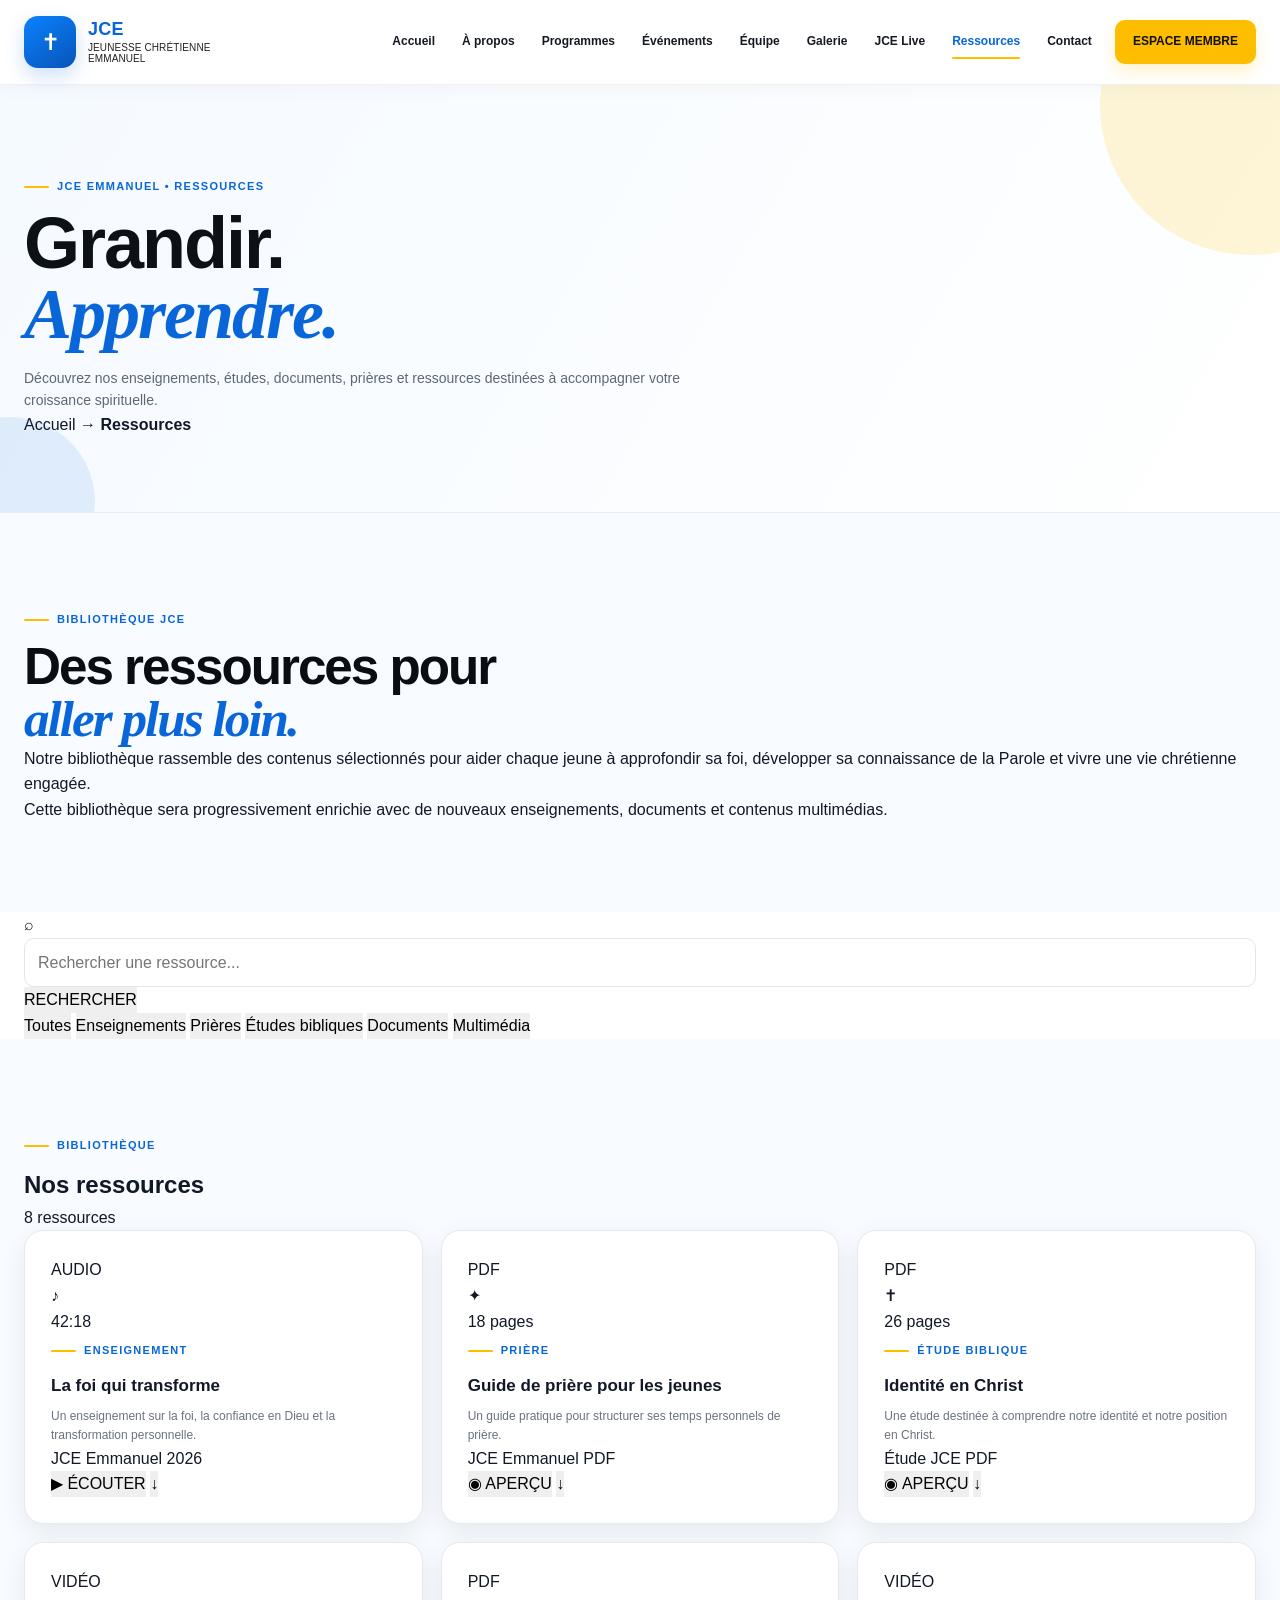
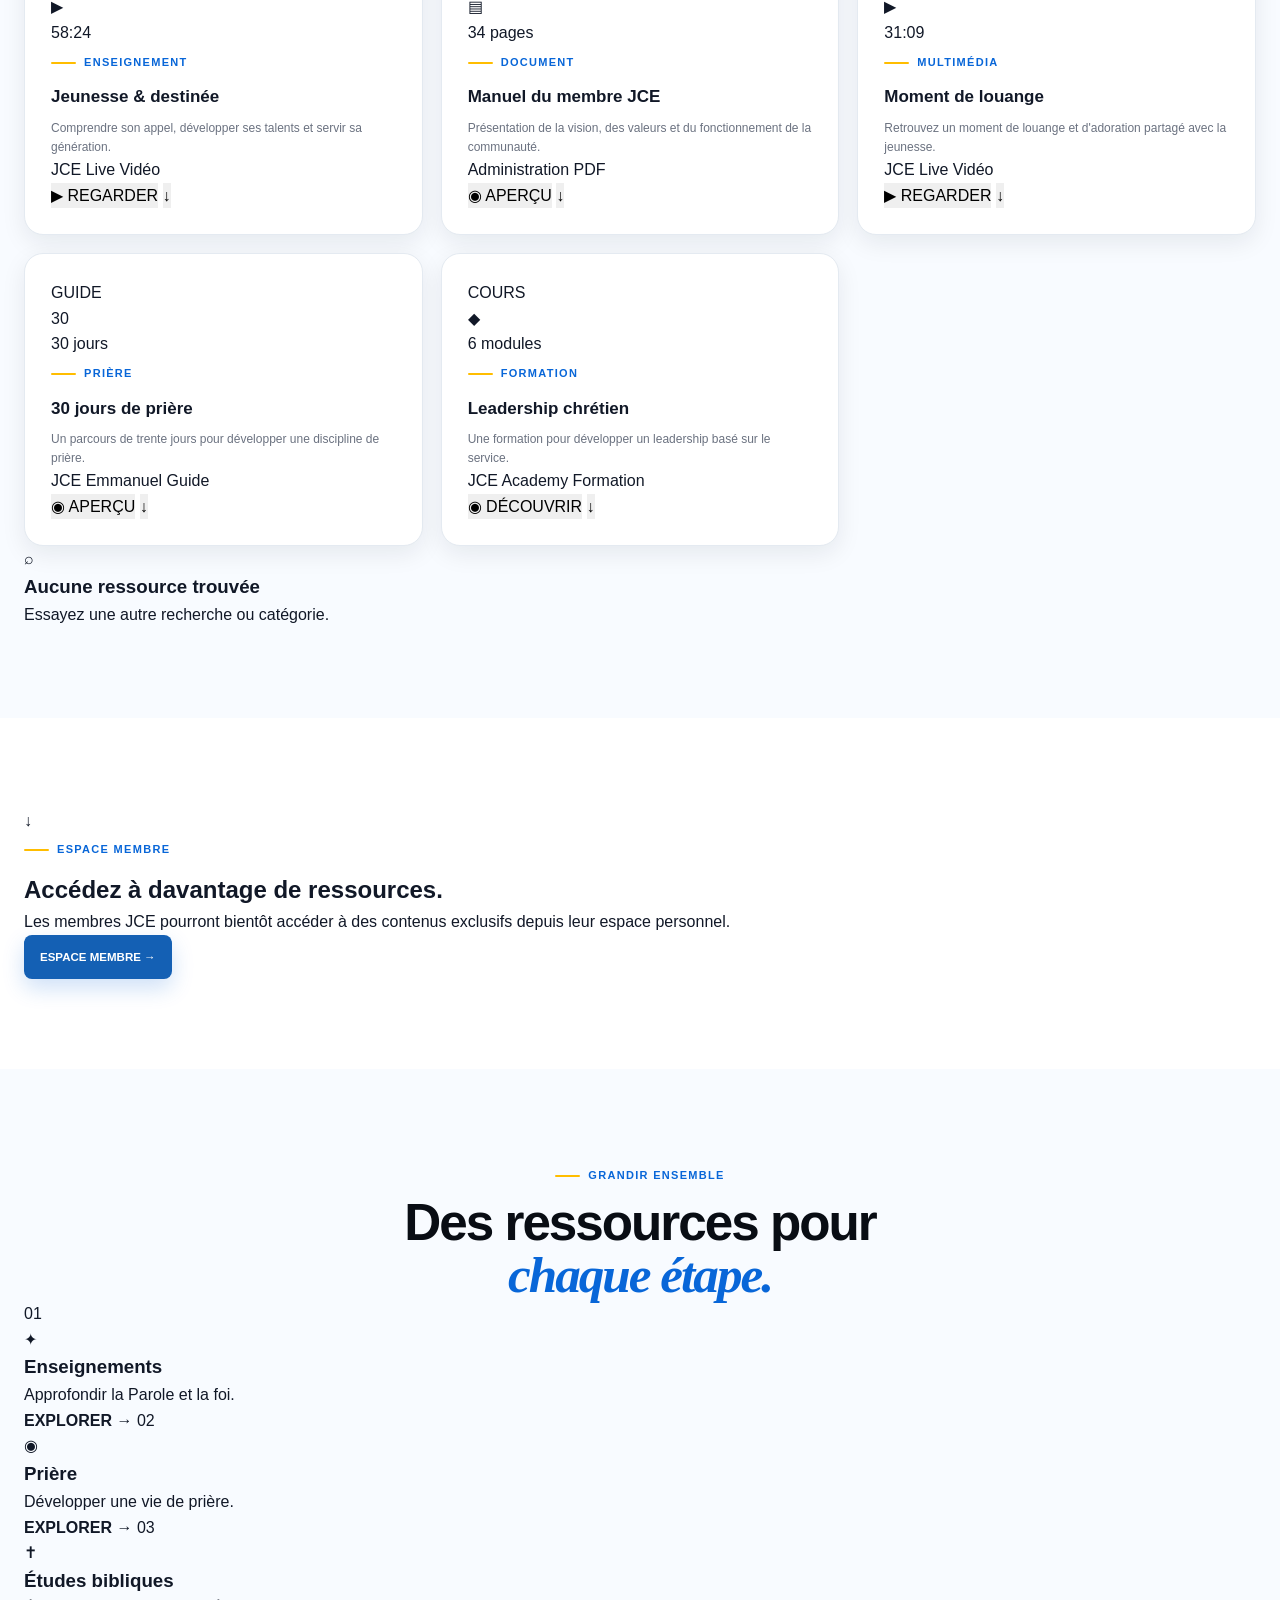
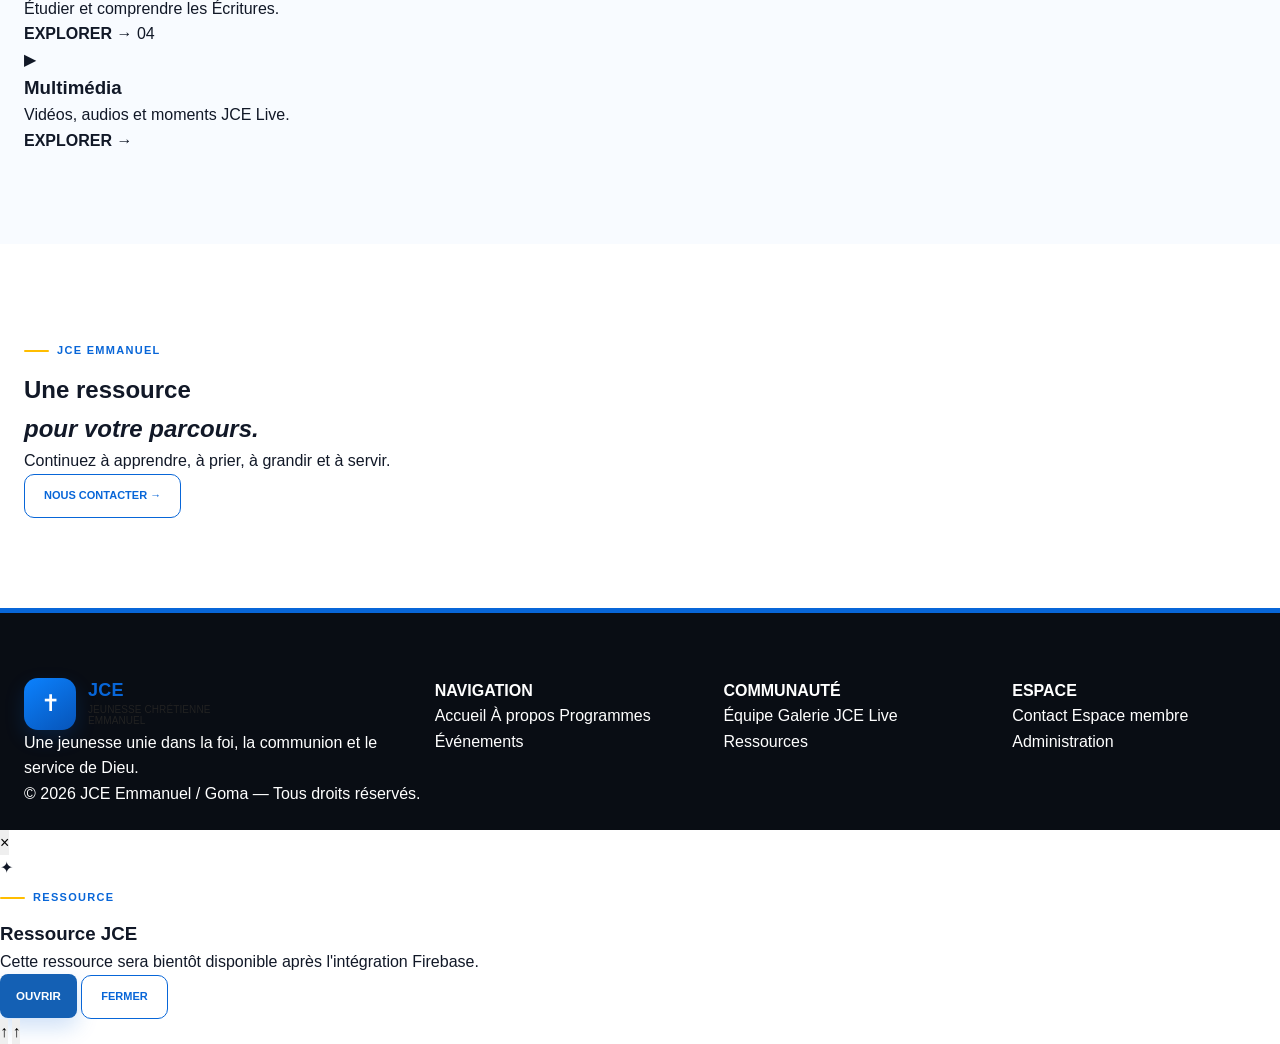
<file: ressources.html>
<!DOCTYPE html>
<html lang="fr">

<head>

    <meta charset="UTF-8">

    <meta name="viewport"
          content="width=device-width, initial-scale=1.0">

    <meta name="description"
          content="Ressources JCE Emmanuel : enseignements, prédications, études bibliques, prières, documents et contenus pour la jeunesse.">

    <title>Ressources | JCE Emmanuel</title>

    <link rel="stylesheet" href="style.css">

</head>


<body>


<!-- =====================================================
     HEADER
===================================================== -->

<header class="site-header">

    <div class="container header-inner">


        <a href="index.html"
           class="brand">

            <span class="brand-mark">
                ✝
            </span>

            <span class="brand-text">

                <strong>
                    JCE
                </strong>

                <small>
                    JEUNESSE CHRÉTIENNE<br>
                    EMMANUEL
                </small>

            </span>

        </a>



        <button
            class="menu-toggle"
            id="menuToggle"
            aria-label="Ouvrir le menu">

            ☰

        </button>



        <nav
            class="main-nav"
            id="mainNav">


            <a href="index.html">
                Accueil
            </a>


            <a href="apropos.html">
                À propos
            </a>


            <a href="programmes.html">
                Programmes
            </a>


            <a href="evenements.html">
                Événements
            </a>


            <a href="equipe.html">
                Équipe
            </a>


            <a href="galerie.html">
                Galerie
            </a>


            <a href="live.html">
                JCE Live
            </a>


            <a href="ressources.html"
               class="active">

                Ressources

            </a>


            <a href="contact.html">
                Contact
            </a>


            <a href="membre/connexion.html"
               class="nav-cta">

                ESPACE MEMBRE

            </a>


        </nav>

    </div>

</header>



<!-- =====================================================
     HERO
===================================================== -->

<main>


<section class="page-hero resources-hero">


    <div class="page-hero-glow"></div>


    <div class="container page-hero-content reveal">


        <span class="eyebrow">
            JCE EMMANUEL • RESSOURCES
        </span>


        <h1>

            Grandir.<br>
            <em>Apprendre.</em>

        </h1>


        <p>

            Découvrez nos enseignements, études,
            documents, prières et ressources destinées
            à accompagner votre croissance spirituelle.

        </p>


        <div class="breadcrumb">

            <a href="index.html">
                Accueil
            </a>

            <span>
                →
            </span>

            <strong>
                Ressources
            </strong>

        </div>


    </div>

</section>



<!-- =====================================================
     INTRO
===================================================== -->

<section class="section resources-intro">


    <div class="container">


        <div class="resources-intro-grid">


            <div class="section-heading reveal">


                <span class="eyebrow">
                    BIBLIOTHÈQUE JCE
                </span>


                <h2>

                    Des ressources pour<br>
                    <em>aller plus loin.</em>

                </h2>

            </div>


            <div class="resources-intro-text reveal">

                <p>

                    Notre bibliothèque rassemble des
                    contenus sélectionnés pour aider chaque
                    jeune à approfondir sa foi, développer
                    sa connaissance de la Parole et vivre
                    une vie chrétienne engagée.

                </p>


                <p>

                    Cette bibliothèque sera progressivement
                    enrichie avec de nouveaux enseignements,
                    documents et contenus multimédias.

                </p>

            </div>


        </div>

    </div>

</section>



<!-- =====================================================
     RECHERCHE
===================================================== -->

<section class="resources-search-section">


    <div class="container">


        <div class="resources-search-box reveal">


            <div class="search-icon">
                ⌕
            </div>


            <input
                type="search"
                id="resourceSearch"
                placeholder="Rechercher une ressource..."
                aria-label="Rechercher une ressource">


            <button
                id="searchButton"
                type="button">

                RECHERCHER

            </button>


        </div>


        <!-- FILTRES -->

        <div class="resource-filters reveal">


            <button
                class="resource-filter active"
                data-filter="all">

                Toutes

            </button>


            <button
                class="resource-filter"
                data-filter="enseignement">

                Enseignements

            </button>


            <button
                class="resource-filter"
                data-filter="priere">

                Prières

            </button>


            <button
                class="resource-filter"
                data-filter="etude">

                Études bibliques

            </button>


            <button
                class="resource-filter"
                data-filter="document">

                Documents

            </button>


            <button
                class="resource-filter"
                data-filter="media">

                Multimédia

            </button>


        </div>

    </div>

</section>



<!-- =====================================================
     RESSOURCES
===================================================== -->

<section class="section resources-library">


    <div class="container">


        <div class="library-header reveal">


            <div>

                <span class="eyebrow">
                    BIBLIOTHÈQUE
                </span>

                <h2>
                    Nos ressources
                </h2>

            </div>


            <span
                id="resourceCount"
                class="resource-count">

                8 ressources

            </span>


        </div>



        <div
            class="resources-grid"
            id="resourcesGrid">



            <!-- =========================================
                 RESOURCE 01
            ========================================== -->

            <article
                class="resource-card reveal"
                data-category="enseignement"
                data-title="La foi qui transforme">


                <div class="resource-cover">

                    <span class="resource-type">
                        AUDIO
                    </span>


                    <div class="cover-icon">
                        ♪
                    </div>


                    <span class="resource-duration">
                        42:18
                    </span>

                </div>


                <div class="resource-content">


                    <span class="eyebrow">
                        ENSEIGNEMENT
                    </span>


                    <h3>
                        La foi qui transforme
                    </h3>


                    <p>

                        Un enseignement sur la foi,
                        la confiance en Dieu et la
                        transformation personnelle.

                    </p>


                    <div class="resource-meta">

                        <span>
                            JCE Emmanuel
                        </span>

                        <span>
                            2026
                        </span>

                    </div>


                    <div class="resource-actions">

                        <button
                            class="resource-btn"
                            data-action="listen">

                            ▶ ÉCOUTER

                        </button>


                        <button
                            class="resource-download"
                            data-action="download">

                            ↓

                        </button>

                    </div>


                </div>

            </article>



            <!-- =========================================
                 RESOURCE 02
            ========================================== -->

            <article
                class="resource-card reveal"
                data-category="priere"
                data-title="Guide de prière pour les jeunes">


                <div class="resource-cover prayer-cover">

                    <span class="resource-type">
                        PDF
                    </span>


                    <div class="cover-icon">
                        ✦
                    </div>


                    <span class="resource-duration">
                        18 pages
                    </span>

                </div>


                <div class="resource-content">


                    <span class="eyebrow">
                        PRIÈRE
                    </span>


                    <h3>
                        Guide de prière pour les jeunes
                    </h3>


                    <p>

                        Un guide pratique pour structurer
                        ses temps personnels de prière.

                    </p>


                    <div class="resource-meta">

                        <span>
                            JCE Emmanuel
                        </span>

                        <span>
                            PDF
                        </span>

                    </div>


                    <div class="resource-actions">

                        <button
                            class="resource-btn"
                            data-action="preview">

                            ◉ APERÇU

                        </button>


                        <button
                            class="resource-download"
                            data-action="download">

                            ↓

                        </button>

                    </div>


                </div>

            </article>



            <!-- =========================================
                 RESOURCE 03
            ========================================== -->

            <article
                class="resource-card reveal"
                data-category="etude"
                data-title="Étude biblique : identité en Christ">


                <div class="resource-cover bible-cover">

                    <span class="resource-type">
                        PDF
                    </span>


                    <div class="cover-icon">
                        ✝
                    </div>


                    <span class="resource-duration">
                        26 pages
                    </span>

                </div>


                <div class="resource-content">


                    <span class="eyebrow">
                        ÉTUDE BIBLIQUE
                    </span>


                    <h3>
                        Identité en Christ
                    </h3>


                    <p>

                        Une étude destinée à comprendre
                        notre identité et notre position
                        en Christ.

                    </p>


                    <div class="resource-meta">

                        <span>
                            Étude JCE
                        </span>

                        <span>
                            PDF
                        </span>

                    </div>


                    <div class="resource-actions">

                        <button
                            class="resource-btn"
                            data-action="preview">

                            ◉ APERÇU

                        </button>


                        <button
                            class="resource-download"
                            data-action="download">

                            ↓

                        </button>

                    </div>


                </div>

            </article>



            <!-- =========================================
                 RESOURCE 04
            ========================================== -->

            <article
                class="resource-card reveal"
                data-category="enseignement"
                data-title="Jeunesse et destinée">


                <div class="resource-cover destiny-cover">

                    <span class="resource-type">
                        VIDÉO
                    </span>


                    <div class="cover-icon">
                        ▶
                    </div>


                    <span class="resource-duration">
                        58:24
                    </span>

                </div>


                <div class="resource-content">


                    <span class="eyebrow">
                        ENSEIGNEMENT
                    </span>


                    <h3>
                        Jeunesse & destinée
                    </h3>


                    <p>

                        Comprendre son appel, développer
                        ses talents et servir sa génération.

                    </p>


                    <div class="resource-meta">

                        <span>
                            JCE Live
                        </span>

                        <span>
                            Vidéo
                        </span>

                    </div>


                    <div class="resource-actions">

                        <button
                            class="resource-btn"
                            data-action="watch">

                            ▶ REGARDER

                        </button>


                        <button
                            class="resource-download"
                            data-action="download">

                            ↓

                        </button>

                    </div>


                </div>

            </article>



            <!-- =========================================
                 RESOURCE 05
            ========================================== -->

            <article
                class="resource-card reveal"
                data-category="document"
                data-title="Manuel du membre JCE">


                <div class="resource-cover document-cover">

                    <span class="resource-type">
                        PDF
                    </span>


                    <div class="cover-icon">
                        ▤
                    </div>


                    <span class="resource-duration">
                        34 pages
                    </span>

                </div>


                <div class="resource-content">


                    <span class="eyebrow">
                        DOCUMENT
                    </span>


                    <h3>
                        Manuel du membre JCE
                    </h3>


                    <p>

                        Présentation de la vision, des valeurs
                        et du fonctionnement de la communauté.

                    </p>


                    <div class="resource-meta">

                        <span>
                            Administration
                        </span>

                        <span>
                            PDF
                        </span>

                    </div>


                    <div class="resource-actions">

                        <button
                            class="resource-btn"
                            data-action="preview">

                            ◉ APERÇU

                        </button>


                        <button
                            class="resource-download"
                            data-action="download">

                            ↓

                        </button>

                    </div>


                </div>

            </article>



            <!-- =========================================
                 RESOURCE 06
            ========================================== -->

            <article
                class="resource-card reveal"
                data-category="media"
                data-title="Moment de louange JCE">


                <div class="resource-cover worship-cover">

                    <span class="resource-type">
                        VIDÉO
                    </span>


                    <div class="cover-icon">
                        ▶
                    </div>


                    <span class="resource-duration">
                        31:09
                    </span>

                </div>


                <div class="resource-content">


                    <span class="eyebrow">
                        MULTIMÉDIA
                    </span>


                    <h3>
                        Moment de louange
                    </h3>


                    <p>

                        Retrouvez un moment de louange
                        et d'adoration partagé avec la jeunesse.

                    </p>


                    <div class="resource-meta">

                        <span>
                            JCE Live
                        </span>

                        <span>
                            Vidéo
                        </span>

                    </div>


                    <div class="resource-actions">

                        <button
                            class="resource-btn"
                            data-action="watch">

                            ▶ REGARDER

                        </button>


                        <button
                            class="resource-download"
                            data-action="download">

                            ↓

                        </button>

                    </div>


                </div>

            </article>



            <!-- =========================================
                 RESOURCE 07
            ========================================== -->

            <article
                class="resource-card reveal"
                data-category="priere"
                data-title="30 jours de prière">


                <div class="resource-cover days-cover">

                    <span class="resource-type">
                        GUIDE
                    </span>


                    <div class="cover-icon">
                        30
                    </div>


                    <span class="resource-duration">
                        30 jours
                    </span>

                </div>


                <div class="resource-content">


                    <span class="eyebrow">
                        PRIÈRE
                    </span>


                    <h3>
                        30 jours de prière
                    </h3>


                    <p>

                        Un parcours de trente jours pour
                        développer une discipline de prière.

                    </p>


                    <div class="resource-meta">

                        <span>
                            JCE Emmanuel
                        </span>

                        <span>
                            Guide
                        </span>

                    </div>


                    <div class="resource-actions">

                        <button
                            class="resource-btn"
                            data-action="preview">

                            ◉ APERÇU

                        </button>


                        <button
                            class="resource-download"
                            data-action="download">

                            ↓

                        </button>

                    </div>


                </div>

            </article>



            <!-- =========================================
                 RESOURCE 08
            ========================================== -->

            <article
                class="resource-card reveal"
                data-category="etude"
                data-title="Leadership chrétien">


                <div class="resource-cover leadership-cover">

                    <span class="resource-type">
                        COURS
                    </span>


                    <div class="cover-icon">
                        ◆
                    </div>


                    <span class="resource-duration">
                        6 modules
                    </span>

                </div>


                <div class="resource-content">


                    <span class="eyebrow">
                        FORMATION
                    </span>


                    <h3>
                        Leadership chrétien
                    </h3>


                    <p>

                        Une formation pour développer
                        un leadership basé sur le service.

                    </p>


                    <div class="resource-meta">

                        <span>
                            JCE Academy
                        </span>

                        <span>
                            Formation
                        </span>

                    </div>


                    <div class="resource-actions">

                        <button
                            class="resource-btn"
                            data-action="preview">

                            ◉ DÉCOUVRIR

                        </button>


                        <button
                            class="resource-download"
                            data-action="download">

                            ↓

                        </button>

                    </div>


                </div>

            </article>


        </div>



        <!-- AUCUN RESULTAT -->

        <div
            class="no-resources"
            id="noResources">

            <div>
                ⌕
            </div>

            <h3>
                Aucune ressource trouvée
            </h3>

            <p>
                Essayez une autre recherche ou catégorie.
            </p>

        </div>


    </div>

</section>



<!-- =====================================================
     ESPACE TÉLÉCHARGEMENT
===================================================== -->

<section class="section resources-download-section">


    <div class="container">


        <div class="download-banner reveal">


            <div class="download-banner-icon">
                ↓
            </div>


            <div class="download-banner-content">


                <span class="eyebrow">
                    ESPACE MEMBRE
                </span>


                <h2>
                    Accédez à davantage de ressources.
                </h2>


                <p>

                    Les membres JCE pourront bientôt accéder
                    à des contenus exclusifs depuis leur
                    espace personnel.

                </p>

            </div>


            <a href="membre/connexion.html"
               class="btn btn-blue">

                ESPACE MEMBRE →

            </a>


        </div>

    </div>

</section>



<!-- =====================================================
     CATÉGORIES
===================================================== -->

<section class="section resources-categories">


    <div class="container">


        <div class="section-heading centered reveal">


            <span class="eyebrow">
                GRANDIR ENSEMBLE
            </span>


            <h2>

                Des ressources pour<br>
                <em>chaque étape.</em>

            </h2>

        </div>



        <div class="category-grid">


            <a href="#"
               class="category-card reveal"
               data-category-link="enseignement">


                <span>
                    01
                </span>


                <div>
                    ✦
                </div>


                <h3>
                    Enseignements
                </h3>


                <p>
                    Approfondir la Parole et la foi.
                </p>


                <strong>
                    EXPLORER →
                </strong>

            </a>



            <a href="#"
               class="category-card reveal"
               data-category-link="priere">


                <span>
                    02
                </span>


                <div>
                    ◉
                </div>


                <h3>
                    Prière
                </h3>


                <p>
                    Développer une vie de prière.
                </p>


                <strong>
                    EXPLORER →
                </strong>

            </a>



            <a href="#"
               class="category-card reveal"
               data-category-link="etude">


                <span>
                    03
                </span>


                <div>
                    ✝
                </div>


                <h3>
                    Études bibliques
                </h3>


                <p>
                    Étudier et comprendre les Écritures.
                </p>


                <strong>
                    EXPLORER →
                </strong>

            </a>



            <a href="#"
               class="category-card reveal"
               data-category-link="media">


                <span>
                    04
                </span>


                <div>
                    ▶
                </div>


                <h3>
                    Multimédia
                </h3>


                <p>
                    Vidéos, audios et moments JCE Live.
                </p>


                <strong>
                    EXPLORER →
                </strong>

            </a>


        </div>

    </div>

</section>



<!-- =====================================================
     CTA
===================================================== -->

<section class="section">


    <div class="container">


        <div class="resources-cta reveal">


            <div>


                <span class="eyebrow">
                    JCE EMMANUEL
                </span>


                <h2>

                    Une ressource<br>
                    <em>pour votre parcours.</em>

                </h2>


                <p>

                    Continuez à apprendre, à prier,
                    à grandir et à servir.

                </p>

            </div>


            <a href="contact.html"
               class="btn btn-outline">

                NOUS CONTACTER →

            </a>


        </div>

    </div>

</section>


</main>



<!-- =====================================================
     FOOTER
===================================================== -->

<footer class="site-footer">


    <div class="container footer-grid">


        <div>


            <a class="brand"
               href="index.html">


                <span class="brand-mark">
                    ✝
                </span>


                <span class="brand-text">

                    <strong>
                        JCE
                    </strong>


                    <small>
                        JEUNESSE CHRÉTIENNE<br>
                        EMMANUEL
                    </small>

                </span>


            </a>


            <p>

                Une jeunesse unie dans la foi,
                la communion et le service de Dieu.

            </p>

        </div>



        <div>

            <h4>
                NAVIGATION
            </h4>


            <a href="index.html">
                Accueil
            </a>


            <a href="apropos.html">
                À propos
            </a>


            <a href="programmes.html">
                Programmes
            </a>


            <a href="evenements.html">
                Événements
            </a>

        </div>



        <div>

            <h4>
                COMMUNAUTÉ
            </h4>


            <a href="equipe.html">
                Équipe
            </a>


            <a href="galerie.html">
                Galerie
            </a>


            <a href="live.html">
                JCE Live
            </a>


            <a href="ressources.html">
                Ressources
            </a>

        </div>



        <div>

            <h4>
                ESPACE
            </h4>


            <a href="contact.html">
                Contact
            </a>


            <a href="membre/connexion.html">
                Espace membre
            </a>


            <a href="admin/connexion.html">
                Administration
            </a>

        </div>


    </div>



    <div class="container footer-copy">

        © <span id="year"></span>
        JCE Emmanuel / Goma —
        Tous droits réservés.

    </div>


</footer>



<!-- =====================================================
     MODAL RESSOURCE
===================================================== -->

<div
    class="resource-modal"
    id="resourceModal">


    <div
        class="resource-modal-overlay"
        id="modalOverlay">
    </div>


    <div class="resource-modal-box">


        <button
            class="modal-close"
            id="modalClose">

            ×

        </button>


        <div class="modal-resource-icon">
            ✦
        </div>


        <span class="eyebrow"
              id="modalType">

            RESSOURCE

        </span>


        <h3 id="modalTitle">
            Ressource JCE
        </h3>


        <p id="modalDescription">

            Cette ressource sera bientôt disponible
            après l'intégration Firebase.

        </p>


        <div class="modal-actions">


            <button
                class="btn btn-blue"
                id="modalPrimary">

                OUVRIR

            </button>


            <button
                class="btn btn-outline"
                id="modalSecondary">

                FERMER

            </button>


        </div>


    </div>

</div>



<button
    class="back-top"
    id="backTop">

    ↑

</button>



<!-- =====================================================
     JAVASCRIPT
===================================================== -->

<script src="js/main.js"></script>


<script>

document.addEventListener(
    "DOMContentLoaded",
    function(){


        const searchInput =
            document.getElementById(
                "resourceSearch"
            );


        const searchButton =
            document.getElementById(
                "searchButton"
            );


        const cards =
            Array.from(
                document.querySelectorAll(
                    ".resource-card"
                )
            );


        const filters =
            document.querySelectorAll(
                ".resource-filter"
            );


        const count =
            document.getElementById(
                "resourceCount"
            );


        const noResources =
            document.getElementById(
                "noResources"
            );


        let currentFilter =
            "all";



        /* ================================================
           FILTRAGE
        ================================================= */


        function filterResources(){


            const query =
                searchInput
                    .value
                    .trim()
                    .toLowerCase();


            let visible = 0;


            cards.forEach(
                function(card){


                    const category =
                        card.dataset.category
                        || "";


                    const title =
                        card.dataset.title
                        || "";


                    const content =
                        card.textContent
                        .toLowerCase();


                    const categoryMatch =
                        currentFilter === "all"
                        ||
                        category === currentFilter;


                    const searchMatch =
                        !query
                        ||
                        title
                            .toLowerCase()
                            .includes(query)
                        ||
                        content.includes(query);


                    if(
                        categoryMatch
                        &&
                        searchMatch
                    ){

                        card.style.display =
                            "";

                        visible++;

                    }else{

                        card.style.display =
                            "none";

                    }

                }
            );


            count.textContent =
                visible +
                (
                    visible > 1
                    ? " ressources"
                    : " ressource"
                );


            if(
                noResources
            ){

                noResources.classList.toggle(
                    "show",
                    visible === 0
                );

            }

        }



        searchButton.addEventListener(
            "click",
            filterResources
        );


        searchInput.addEventListener(
            "input",
            filterResources
        );



        /* ================================================
           FILTRES
        ================================================= */


        filters.forEach(
            function(filter){


                filter.addEventListener(
                    "click",
                    function(){


                        filters.forEach(
                            function(item){

                                item.classList.remove(
                                    "active"
                                );

                            }
                        );


                        this.classList.add(
                            "active"
                        );


                        currentFilter =
                            this.dataset.filter;


                        filterResources();

                    }
                );

            }
        );



        /* ================================================
           CATÉGORIES
        ================================================= */


        document
        .querySelectorAll(
            "[data-category-link]"
        )
        .forEach(
            function(link){


                link.addEventListener(
                    "click",
                    function(event){

                        event.preventDefault();


                        const category =
                            this.dataset.categoryLink;


                        filters.forEach(
                            function(item){

                                item.classList.remove(
                                    "active"
                                );


                                if(
                                    item.dataset.filter
                                    ===
                                    category
                                ){

                                    item.classList.add(
                                        "active"
                                    );

                                }

                            }
                        );


                        currentFilter =
                            category;


                        filterResources();


                        document
                        .querySelector(
                            ".resources-library"
                        )
                        .scrollIntoView({
                            behavior: "smooth"
                        });

                    }
                );

            }
        );



        /* ================================================
           MODAL
        ================================================= */


        const modal =
            document.getElementById(
                "resourceModal"
            );


        const modalTitle =
            document.getElementById(
                "modalTitle"
            );


        const modalType =
            document.getElementById(
                "modalType"
            );


        const modalDescription =
            document.getElementById(
                "modalDescription"
            );


        const modalClose =
            document.getElementById(
                "modalClose"
            );


        const modalOverlay =
            document.getElementById(
                "modalOverlay"
            );


        const modalSecondary =
            document.getElementById(
                "modalSecondary"
            );


        function openModal(
            card,
            action
        ){


            const title =
                card.dataset.title
                ||
                "Ressource JCE";


            const category =
                card.dataset.category
                ||
                "Ressource";


            modalTitle.textContent =
                title;


            modalType.textContent =
                category.toUpperCase();


            if(action === "watch"){

                modalDescription.textContent =
                    "La vidéo sera prochainement disponible dans JCE Live.";

            }
            else if(action === "listen"){

                modalDescription.textContent =
                    "L'audio sera prochainement disponible dans notre bibliothèque.";

            }
            else if(action === "download"){

                modalDescription.textContent =
                    "Le téléchargement sera activé après la connexion de la bibliothèque à Firebase Storage.";

            }
            else{

                modalDescription.textContent =
                    "Cette ressource est préparée pour être connectée à Firebase.";

            }


            modal.classList.add(
                "show"
            );


            document.body.classList.add(
                "modal-open"
            );

        }



        function closeModal(){

            modal.classList.remove(
                "show"
            );


            document.body.classList.remove(
                "modal-open"
            );

        }



        document
        .querySelectorAll(
            ".resource-btn, .resource-download"
        )
        .forEach(
            function(button){


                button.addEventListener(
                    "click",
                    function(){


                        const card =
                            this.closest(
                                ".resource-card"
                            );


                        const action =
                            this.dataset.action
                            ||
                            "preview";


                        openModal(
                            card,
                            action
                        );

                    }
                );

            }
        );


        modalClose.addEventListener(
            "click",
            closeModal
        );


        modalOverlay.addEventListener(
            "click",
            closeModal
        );


        modalSecondary.addEventListener(
            "click",
            closeModal
        );


        document.addEventListener(
            "keydown",
            function(event){

                if(
                    event.key === "Escape"
                ){

                    closeModal();

                }

            }
        );



        /* ================================================
           ANNÉE
        ================================================= */


        const year =
            document.getElementById(
                "year"
            );


        if(year){

            year.textContent =
                new Date().getFullYear();

        }



        /* ================================================
           INITIALISATION
        ================================================= */


        filterResources();


    }

);

</script>
<script src="js/main.js"></script>

</body>

</html>
</file>
<file: style.css>
/* =========================================================
   JCE EMMANUEL — STYLE.CSS GLOBAL
   DESIGN DE RÉFÉRENCE : MAQUETTE JCE
   Palette : BLANC + BLEU + JAUNE + NOIR
   IMPORTANT : ce fichier est commun à toutes les pages.
   ========================================================= */

/* =========================================================
   01. VARIABLES — COULEURS DE LA MAQUETTE
   ========================================================= */
:root{
    --blue:#0866d8;
    --blue-2:#0754b8;
    --blue-3:#0b82ff;
    --blue-soft:#eaf4ff;
    --blue-pale:#f4f9ff;

    --yellow:#ffbd00;
    --yellow-2:#ffcc19;
    --yellow-dark:#e6a900;
    --yellow-soft:#fff7d6;

    --black:#090d14;
    --black-2:#101722;
    --black-3:#161d27;

    --white:#ffffff;
    --off-white:#f8fafc;
    --gray:#6b7280;
    --gray-2:#8a94a3;
    --gray-3:#e7ebf0;

    --text:#111827;
    --text-soft:#4b5563;

    --border:#e8edf3;

    --container:1460px;
    --radius-xl:30px;
    --radius-lg:24px;
    --radius-md:18px;
    --radius-sm:12px;

    --shadow:0 16px 45px rgba(15,23,42,.10);
    --shadow-blue:0 18px 45px rgba(8,102,216,.18);
    --shadow-card:0 8px 25px rgba(15,23,42,.08);

    --transition:.28s ease;
}

/* =========================================================
   02. RESET
   ========================================================= */
*{
    margin:0;
    padding:0;
    box-sizing:border-box;
}

html{
    scroll-behavior:smooth;
    background:var(--white);
}

body{
    min-height:100vh;
    overflow-x:hidden;
    color:var(--text);
    background:var(--white);
    font-family:"DM Sans",Arial,sans-serif;
    line-height:1.6;
}

body.menu-open{
    overflow:hidden;
}

img{
    display:block;
    max-width:100%;
}

a{
    color:inherit;
    text-decoration:none;
}

button,
input,
textarea,
select{
    font:inherit;
}

button{
    border:0;
    cursor:pointer;
}

ul,
ol{
    list-style:none;
}

::selection{
    color:#fff;
    background:var(--blue);
}

::-webkit-scrollbar{
    width:8px;
}

::-webkit-scrollbar-track{
    background:#eef2f7;
}

::-webkit-scrollbar-thumb{
    background:var(--blue);
    border-radius:20px;
}

/* =========================================================
   03. STRUCTURE GÉNÉRALE
   ========================================================= */
.container{
    width:min(calc(100% - 48px),var(--container));
    margin-inline:auto;
}

main{
    overflow:hidden;
}

.section{
    position:relative;
    padding:90px 0;
    background:var(--white);
}

.section:nth-of-type(even){
    background:#f8fbff;
}

.dark-section{
    color:#fff;
    background:var(--black);
}

.dark-section:nth-of-type(even){
    background:var(--black);
}

/* =========================================================
   04. HEADER — BLANC COMME LA MAQUETTE
   ========================================================= */
.site-header,
.header{
    position:relative;
    z-index:1000;
    background:rgba(255,255,255,.96);
    border-bottom:1px solid #edf1f5;
    box-shadow:0 3px 18px rgba(15,23,42,.035);
    backdrop-filter:blur(15px);
    -webkit-backdrop-filter:blur(15px);
}

.site-header{
    position:sticky;
    top:0;
}

.header-inner,
.header .container{
    min-height:84px;
    display:flex;
    align-items:center;
    justify-content:space-between;
    gap:28px;
}

/* Logo */
.brand,
.logo{
    display:flex;
    align-items:center;
    gap:12px;
    flex-shrink:0;
}

.brand-mark{
    width:50px;
    height:50px;
    display:grid;
    place-items:center;
    border-radius:14px;
    color:#fff;
    background:linear-gradient(145deg,var(--blue-3),var(--blue-2));
    box-shadow:0 8px 20px rgba(8,102,216,.20);
    font-size:23px;
}

.logo img{
    width:50px;
    height:50px;
    object-fit:contain;
}

.brand-text{
    display:flex;
    flex-direction:column;
    line-height:1.05;
}

.brand-text strong,
.logo h2{
    color:var(--blue);
    font-size:18px;
    font-weight:800;
    letter-spacing:.2px;
}

.brand-text small,
.logo span{
    margin-top:5px;
    color:#222;
    font-size:10px;
    font-weight:500;
    letter-spacing:.1px;
    text-transform:uppercase;
}

/* Navigation */
.main-nav,
.navbar{
    display:flex;
    align-items:center;
    justify-content:flex-end;
    gap:3px;
}

.main-nav a,
.navbar a{
    position:relative;
    padding:10px 12px;
    color:#151a22;
    font-size:12px;
    font-weight:700;
    white-space:nowrap;
    transition:var(--transition);
}

.main-nav a:hover,
.main-nav a.active,
.navbar a:hover,
.navbar a.active{
    color:var(--blue);
}

.main-nav a:not(.nav-cta)::after,
.navbar a:not(.header-btn)::after{
    content:"";
    position:absolute;
    left:12px;
    right:12px;
    bottom:3px;
    height:2px;
    border-radius:4px;
    background:var(--yellow);
    transform:scaleX(0);
    transition:var(--transition);
}

.main-nav a:hover::after,
.main-nav a.active::after,
.navbar a:hover::after,
.navbar a.active::after{
    transform:scaleX(1);
}

.nav-cta,
.header-btn{
    margin-left:8px;
    padding:12px 18px !important;
    color:#111 !important;
    border-radius:10px;
    background:var(--yellow);
    box-shadow:0 8px 18px rgba(255,189,0,.20);
}

.nav-cta:hover,
.header-btn:hover{
    color:#111 !important;
    background:var(--yellow-2);
    transform:translateY(-2px);
}

.menu-toggle{
    display:none;
    width:44px;
    height:44px;
    padding:8px;
    border:1px solid var(--border);
    border-radius:11px;
    background:#fff;
}

.menu-toggle span{
    display:block;
    height:2px;
    margin:5px 0;
    border-radius:10px;
    background:var(--black);
    transition:var(--transition);
}

/* =========================================================
   05. TYPOGRAPHIE — MAQUETTE
   ========================================================= */
.eyebrow{
    display:inline-flex;
    align-items:center;
    gap:8px;
    margin-bottom:12px;
    color:var(--blue);
    font-size:11px;
    font-weight:800;
    letter-spacing:1.3px;
    text-transform:uppercase;
}

.eyebrow::before{
    content:"";
    width:25px;
    height:2px;
    background:var(--yellow);
    border-radius:10px;
}

.section-heading{
    max-width:780px;
}

.section-heading.centered,
.section-header{
    margin-inline:auto;
    text-align:center;
}

.section-heading h2,
.section-title{
    color:var(--black);
    font-size:clamp(35px,4vw,57px);
    line-height:1.02;
    letter-spacing:-2px;
    font-weight:800;
}

.section-heading h2 em,
.section-title em,
.section-title span{
    color:var(--blue);
    font-style:italic;
    font-family:"Playfair Display",serif;
}

.section-heading p,
.section-header p{
    margin-top:14px;
    color:var(--text-soft);
    font-size:14px;
}

.section-header{
    max-width:760px;
    margin-bottom:45px;
}

.section-header h2{
    color:var(--black);
    font-size:clamp(34px,4vw,54px);
    line-height:1.05;
}

/* =========================================================
   06. BOUTONS — JAUNE + BLEU + NOIR
   ========================================================= */
.btn,
.btn-primary,
.btn-secondary{
    display:inline-flex;
    align-items:center;
    justify-content:center;
    gap:10px;
    min-height:44px;
    padding:11px 19px;
    border:1px solid transparent;
    border-radius:10px;
    font-size:11px;
    font-weight:800;
    transition:var(--transition);
}

.btn-blue,
.btn-primary{
    color:#fff;
    background:var(--blue);
    box-shadow:0 9px 22px rgba(8,102,216,.20);
}

.btn-blue:hover,
.btn-primary:hover{
    color:#fff;
    background:var(--blue-2);
    transform:translateY(-2px);
    box-shadow:var(--shadow-blue);
}

.btn-yellow{
    color:#111;
    background:var(--yellow);
    box-shadow:0 8px 18px rgba(255,189,0,.18);
}

.btn-yellow:hover{
    color:#111;
    background:var(--yellow-2);
    transform:translateY(-2px);
}

.btn-dark{
    color:#fff;
    background:var(--black);
}

.btn-dark:hover{
    color:#fff;
    background:var(--black-2);
    transform:translateY(-2px);
}

.btn-outline,
.btn-secondary{
    color:var(--blue);
    border-color:var(--blue);
    background:#fff;
}

.btn-outline:hover,
.btn-secondary:hover{
    color:#fff;
    background:var(--blue);
    transform:translateY(-2px);
}

.text-link{
    display:inline-flex;
    align-items:center;
    gap:9px;
    margin-top:18px;
    color:var(--blue);
    font-size:11px;
    font-weight:800;
}

.text-link span{
    color:var(--yellow);
    font-size:21px;
    transition:var(--transition);
}

.text-link:hover span{
    transform:translateX(5px);
}

/* =========================================================
   07. HERO — STRUCTURE PRINCIPALE DE LA MAQUETTE
   ========================================================= */
.home-hero,
.hero{
    position:relative;
    min-height:620px;
    display:flex;
    align-items:center;
    overflow:hidden;
    background:
        radial-gradient(circle at 80% 15%,rgba(8,102,216,.16),transparent 25%),
        linear-gradient(105deg,#fff 0%,#f7fbff 55%,#eaf4ff 100%);
}

/* Formes décoratives bleues / jaunes */
.home-hero::before,
.hero::before{
    content:"";
    position:absolute;
    width:500px;
    height:500px;
    left:-250px;
    bottom:-280px;
    border-radius:50%;
    background:rgba(8,102,216,.10);
}

.home-hero::after,
.hero::after{
    content:"";
    position:absolute;
    width:420px;
    height:420px;
    right:-230px;
    top:-240px;
    border-radius:50%;
    background:rgba(255,189,0,.16);
}

.hero-grid{
    position:absolute;
    inset:0;
    opacity:.25;
    background-image:
        radial-gradient(var(--blue) 1px,transparent 1px);
    background-size:22px 22px;
    mask-image:linear-gradient(90deg,transparent 0%,#000 25%,transparent 75%);
}

.hero-glow{
    position:absolute;
    border-radius:50%;
    pointer-events:none;
    filter:blur(3px);
}

.hero-glow-one{
    width:330px;
    height:330px;
    right:26%;
    top:15%;
    background:rgba(8,102,216,.10);
}

.hero-glow-two{
    width:250px;
    height:250px;
    left:10%;
    bottom:-130px;
    background:rgba(255,189,0,.08);
}

.hero-content,
.hero-container{
    position:relative;
    z-index:2;
    width:min(calc(100% - 48px),var(--container));
    margin-inline:auto;
    display:grid;
    grid-template-columns:1.02fr .98fr;
    align-items:center;
    gap:40px;
}

.hero-text{
    max-width:650px;
}

.hero-badge{
    display:inline-flex;
    align-items:center;
    gap:8px;
    margin-bottom:20px;
    padding:7px 12px;
    border:1px solid #d8e7f7;
    border-radius:50px;
    color:var(--blue);
    background:#fff;
    font-size:9px;
    font-weight:800;
    letter-spacing:1px;
    box-shadow:0 5px 15px rgba(8,102,216,.06);
}

.pulse-dot{
    width:7px;
    height:7px;
    border-radius:50%;
    background:var(--yellow);
    box-shadow:0 0 0 5px rgba(255,189,0,.13);
}

.hero-text h1,
.hero-content h1{
    max-width:690px;
    color:#090b10;
    font-size:clamp(50px,6.4vw,88px);
    line-height:.90;
    letter-spacing:-4px;
    font-weight:800;
}

.hero-text h1 span,
.hero-content h1 span{
    color:var(--blue);
}

.hero-text h1 em,
.hero-content h1 em{
    color:var(--yellow);
    font-family:"Playfair Display",serif;
    font-style:italic;
    font-weight:600;
    letter-spacing:-3px;
}

.hero-text > p,
.hero-content > p{
    max-width:580px;
    margin-top:25px;
    padding-left:14px;
    border-left:3px solid var(--yellow);
    color:#303743;
    font-size:14px;
    line-height:1.75;
}

.hero-actions,
.hero-buttons{
    display:flex;
    flex-wrap:wrap;
    gap:12px;
    margin-top:28px;
}

.hero-meta{
    display:flex;
    margin-top:38px;
    padding-top:18px;
    border-top:1px solid #dce6f0;
}

.hero-meta > div{
    min-width:150px;
    padding:0 20px;
    border-right:1px solid #dce6f0;
}

.hero-meta > div:first-child{
    padding-left:0;
}

.hero-meta > div:last-child{
    border-right:0;
}

.hero-meta strong{
    display:block;
    color:var(--blue);
    font-size:9px;
    letter-spacing:1px;
}

.hero-meta span{
    display:block;
    margin-top:3px;
    color:#111827;
    font-size:11px;
}

/* Image hero */
.hero-visual,
.hero-image{
    position:relative;
    min-height:570px;
    display:flex;
    align-items:center;
    justify-content:center;
}

.hero-image img{
    width:100%;
    height:570px;
    object-fit:cover;
    border-radius:32px;
    border:8px solid rgba(255,255,255,.88);
    box-shadow:0 20px 55px rgba(15,23,42,.16);
}

.hero-image::before{
    content:"";
    position:absolute;
    z-index:2;
    width:150px;
    height:150px;
    right:-35px;
    bottom:-35px;
    border-radius:50%;
    background:var(--yellow);
    opacity:.90;
}

.hero-image::after{
    content:"";
    position:absolute;
    inset:0;
    border-radius:32px;
    background:linear-gradient(90deg,rgba(255,255,255,.18),transparent 45%,rgba(8,102,216,.05));
    pointer-events:none;
}

.hero-orbit{
    position:absolute;
    width:420px;
    height:420px;
    border:2px dashed rgba(8,102,216,.16);
    border-radius:50%;
}

.orbit-line,
.orbit-line-two{
    display:none;
}

.cross-symbol{
    width:90px;
    height:90px;
    display:grid;
    place-items:center;
    border-radius:50%;
    color:#fff;
    background:var(--blue);
    box-shadow:0 15px 40px rgba(8,102,216,.25);
    font-size:38px;
}

.hero-card,
.floating-card{
    position:absolute;
    z-index:5;
    padding:15px 17px;
    border:1px solid #e5ebf2;
    border-radius:14px;
    background:#fff;
    box-shadow:var(--shadow);
}

.hero-card-top,
.card-one{
    top:8%;
    left:-15px;
}

.hero-card-bottom,
.card-two{
    right:-15px;
    bottom:8%;
}

.card-mini-label{
    display:block;
    margin-bottom:4px;
    color:var(--blue);
    font-size:8px;
    font-weight:800;
    letter-spacing:1px;
}

.hero-card strong{
    display:block;
    color:#111827;
    font-size:21px;
}

.hero-card span:last-child{
    color:var(--gray);
    font-size:10px;
}

.hero-scroll{
    position:absolute;
    z-index:4;
    left:50%;
    bottom:20px;
    transform:translateX(-50%);
    display:flex;
    align-items:center;
    gap:8px;
    color:var(--gray);
    font-size:8px;
    font-weight:800;
    letter-spacing:2px;
}

.scroll-line{
    width:28px;
    height:1px;
    background:var(--blue);
}

/* =========================================================
   08. BARRE STATISTIQUES
   ========================================================= */
.stats-section{
    position:relative;
    z-index:5;
    background:var(--black);
    color:#fff;
}

.stats-grid{
    display:grid;
    grid-template-columns:repeat(4,1fr);
}

.stat-item{
    min-height:105px;
    display:flex;
    flex-direction:column;
    justify-content:center;
    padding:18px 25px;
    border-right:1px solid rgba(255,255,255,.14);
}

.stat-item:last-child{
    border-right:0;
}

.stat-number{
    display:block;
    color:#fff;
    font-size:28px;
    font-weight:800;
    line-height:1;
}

.stat-label{
    display:block;
    margin-top:8px;
    color:#aeb9c7;
    font-size:9px;
    font-weight:700;
    letter-spacing:1px;
    text-transform:uppercase;
}

/* =========================================================
   09. À PROPOS
   ========================================================= */
.two-columns{
    display:grid;
    grid-template-columns:.85fr 1.15fr;
    gap:80px;
    align-items:center;
}

.about-text p{
    margin-bottom:17px;
    color:var(--text-soft);
    font-size:14px;
}

.about-text .large-text,
.large-text{
    color:#161d27 !important;
    font-size:19px !important;
    line-height:1.7;
}

.about-image,
.about-visual{
    position:relative;
}

.about-image img,
.about-visual img{
    width:100%;
    max-height:500px;
    object-fit:cover;
    border-radius:28px;
    box-shadow:var(--shadow);
}

.about-image::after,
.about-visual::after{
    content:"";
    position:absolute;
    width:90px;
    height:90px;
    right:-15px;
    bottom:-15px;
    border-radius:50%;
    background:var(--yellow);
    z-index:-1;
}

/* =========================================================
   10. VISION / PROGRAMMES
   ========================================================= */
.vision-section{
    background:#f5f9fe !important;
}

.vision-grid,
.programs-grid{
    display:grid;
    grid-template-columns:repeat(4,1fr);
    gap:16px;
}

.vision-card,
.program-card{
    position:relative;
    min-height:275px;
    padding:28px 23px;
    overflow:hidden;
    border:1px solid #e5ebf2;
    border-radius:20px;
    background:#fff;
    box-shadow:0 7px 24px rgba(15,23,42,.055);
    transition:var(--transition);
}

.vision-card::before,
.program-card::before{
    content:"";
    position:absolute;
    top:0;
    left:0;
    width:100%;
    height:4px;
    background:var(--blue);
    transform:scaleX(0);
    transform-origin:left;
    transition:var(--transition);
}

.vision-card:nth-child(2)::before,
.program-card:nth-child(2)::before{
    background:var(--yellow);
}

.vision-card:hover,
.program-card:hover{
    transform:translateY(-7px);
    border-color:#d2e4f8;
    box-shadow:var(--shadow-blue);
}

.vision-card:hover::before,
.program-card:hover::before{
    transform:scaleX(1);
}

.vision-number{
    position:absolute;
    top:18px;
    right:20px;
    color:#dce8f5;
    font-size:12px;
    font-weight:800;
}

.vision-icon{
    width:58px;
    height:58px;
    display:grid;
    place-items:center;
    margin-bottom:28px;
    border-radius:15px;
    color:#fff;
    background:var(--blue);
    box-shadow:0 9px 22px rgba(8,102,216,.16);
    font-size:20px;
}

.vision-card:nth-child(even) .vision-icon{
    color:#111;
    background:var(--yellow);
    box-shadow:0 9px 22px rgba(255,189,0,.17);
}

.vision-card h3,
.program-card h3{
    margin-bottom:10px;
    color:#111827;
    font-size:18px;
}

.vision-card p,
.program-card p{
    color:#6b7280;
    font-size:12px;
    line-height:1.7;
}

/* =========================================================
   11. PROGRAMMES — CARTES TYPE MAQUETTE
   ========================================================= */
.program-card{
    min-height:255px;
    text-align:left;
}

.program-icon{
    width:58px;
    height:58px;
    display:grid;
    place-items:center;
    margin-bottom:20px;
    border-radius:50%;
    color:#fff;
    background:var(--blue);
    font-size:21px;
}

.program-card:nth-child(even) .program-icon{
    color:#111;
    background:var(--yellow);
}

/* =========================================================
   12. ÉQUIPE
   ========================================================= */
.team-section{
    background:var(--black) !important;
    color:#fff;
}

.team-section .section-heading h2,
.team-section .section-header h2{
    color:#fff;
}

.team-section .section-heading p,
.team-section .section-header p{
    color:#aab5c1;
}

.team-grid,
.departments-grid{
    display:grid;
    grid-template-columns:repeat(4,1fr);
    gap:17px;
}

.team-card,
.department-card{
    padding:26px 20px;
    text-align:center;
    border:1px solid rgba(255,255,255,.10);
    border-radius:20px;
    background:#fff;
    transition:var(--transition);
}

.team-card:hover,
.department-card:hover{
    transform:translateY(-6px);
    box-shadow:0 15px 35px rgba(0,0,0,.28);
}

.team-card img{
    width:110px;
    height:110px;
    margin:0 auto 16px;
    object-fit:cover;
    border:4px solid var(--blue);
    border-radius:50%;
}

.team-card:nth-child(even) img{
    border-color:var(--yellow);
}

.team-card h3,
.department-card h3{
    color:#111827;
    font-size:15px;
}

.team-card p,
.department-card p{
    margin-top:5px;
    color:#6b7280;
    font-size:11px;
}

.team-role{
    display:inline-flex;
    margin:10px auto;
    padding:5px 9px;
    border-radius:6px;
    color:#fff;
    background:var(--blue);
    font-size:8px;
    font-weight:800;
    text-transform:uppercase;
}

.team-card:nth-child(even) .team-role{
    color:#111;
    background:var(--yellow);
}

/* =========================================================
   13. ÉVÉNEMENTS
   ========================================================= */
.events-section{
    background:#f7faff !important;
}

.events-grid,
.event-grid{
    display:grid;
    grid-template-columns:repeat(3,1fr);
    gap:18px;
}

.event-card{
    overflow:hidden;
    border:1px solid #e4eaf1;
    border-radius:20px;
    background:#fff;
    box-shadow:var(--shadow-card);
    transition:var(--transition);
}

.event-card:hover{
    transform:translateY(-6px);
    box-shadow:var(--shadow-blue);
}

.event-card img{
    width:100%;
    height:215px;
    object-fit:cover;
}

.event-card-content{
    padding:21px;
}

.event-date{
    display:inline-flex;
    margin-bottom:10px;
    padding:5px 9px;
    border-radius:6px;
    color:#111;
    background:var(--yellow);
    font-size:8px;
    font-weight:800;
}

.event-card h3{
    color:#111827;
    font-size:18px;
}

.event-card p{
    margin-top:8px;
    color:#6b7280;
    font-size:12px;
}

/* =========================================================
   14. JCE LIVE — GRAND BLOC BLEU DE LA MAQUETTE
   ========================================================= */
.live-section{
    background:var(--white) !important;
}

.live-banner{
    position:relative;
    min-height:410px;
    display:grid;
    grid-template-columns:1fr 1fr;
    align-items:center;
    gap:45px;
    padding:48px;
    overflow:hidden;
    border-radius:30px;
    color:#fff;
    background:
        radial-gradient(circle at 90% 15%,rgba(255,255,255,.12),transparent 25%),
        linear-gradient(135deg,#0757bd,#0878ed 55%,#0453b0);
    box-shadow:0 20px 50px rgba(8,102,216,.20);
}

.live-banner::after{
    content:"";
    position:absolute;
    right:-100px;
    bottom:-130px;
    width:330px;
    height:330px;
    border:1px solid rgba(255,255,255,.18);
    border-radius:50%;
}

.live-background{
    position:absolute;
    inset:0;
    opacity:.20;
    background-image:
        radial-gradient(#fff 1px,transparent 1px);
    background-size:24px 24px;
}

.live-content,
.live-screen{
    position:relative;
    z-index:2;
}

.live-status{
    display:inline-flex;
    align-items:center;
    gap:8px;
    color:#fff;
    font-size:10px;
    font-weight:800;
    letter-spacing:1.5px;
}

.live-status span{
    width:8px;
    height:8px;
    border-radius:50%;
    background:var(--yellow);
    box-shadow:0 0 0 5px rgba(255,189,0,.15);
}

.live-content h2{
    margin-top:15px;
    color:#fff;
    font-size:clamp(38px,5vw,62px);
    line-height:1;
}

.live-content h2 em{
    color:var(--yellow);
    font-family:"Playfair Display",serif;
    font-style:italic;
}

.live-content p{
    max-width:500px;
    margin-top:17px;
    color:rgba(255,255,255,.83);
    font-size:13px;
}

.live-platforms{
    display:flex;
    flex-wrap:wrap;
    gap:8px;
    margin-top:23px;
}

.live-platforms a{
    display:inline-flex;
    align-items:center;
    gap:7px;
    padding:8px 11px;
    border:1px solid rgba(255,255,255,.20);
    border-radius:9px;
    color:#fff;
    background:rgba(255,255,255,.08);
    font-size:9px;
    transition:var(--transition);
}

.live-platforms a:hover{
    color:#111;
    background:var(--yellow);
}

.live-screen{
    min-height:285px;
    display:flex;
    flex-direction:column;
    align-items:center;
    justify-content:center;
    gap:13px;
    border:1px solid rgba(255,255,255,.22);
    border-radius:22px;
    background:rgba(0,24,65,.28);
    backdrop-filter:blur(5px);
}

.live-play{
    width:72px;
    height:72px;
    display:grid;
    place-items:center;
    padding-left:4px;
    border-radius:50%;
    color:#fff;
    background:var(--yellow);
    box-shadow:0 0 0 11px rgba(255,189,0,.13),0 15px 35px rgba(0,0,0,.18);
    font-size:24px;
}

.live-screen > span{
    color:rgba(255,255,255,.75);
    font-size:9px;
    font-weight:800;
    letter-spacing:1.4px;
}

/* =========================================================
   15. GALERIE — BLANC + PHOTOS + BLEU
   ========================================================= */
.gallery-section{
    background:#fff !important;
}

.gallery-grid{
    display:grid;
    grid-template-columns:repeat(4,1fr);
    grid-auto-rows:225px;
    gap:13px;
}

.gallery-item{
    position:relative;
    min-height:225px;
    overflow:hidden;
    border:1px solid #e6ebf1;
    border-radius:17px;
    background:#f1f5f9;
}

.gallery-large{
    grid-column:span 2;
    grid-row:span 2;
}

.gallery-item img{
    width:100%;
    height:100%;
    object-fit:cover;
    transition:.55s ease;
}

.gallery-placeholder{
    width:100%;
    height:100%;
    display:grid;
    place-items:center;
    color:rgba(8,102,216,.25);
    background:
        linear-gradient(135deg,#eaf4ff,#fff);
    font-size:46px;
}

.gallery-overlay{
    position:absolute;
    left:0;
    right:0;
    bottom:0;
    padding:32px 17px 15px;
    background:linear-gradient(transparent,rgba(0,0,0,.80));
}

.gallery-overlay h3{
    color:#fff;
    font-size:13px;
}

.gallery-overlay p{
    color:#d9e1ea;
    font-size:9px;
}

.gallery-item:hover img{
    transform:scale(1.06);
}

.gallery-item:hover{
    border-color:var(--blue);
}

/* =========================================================
   16. RESSOURCES
   ========================================================= */
.resources-grid,
.resource-grid{
    display:grid;
    grid-template-columns:repeat(3,1fr);
    gap:18px;
}

.resource-card{
    padding:26px;
    border:1px solid #e4eaf1;
    border-radius:19px;
    background:#fff;
    box-shadow:var(--shadow-card);
    transition:var(--transition);
}

.resource-card:hover{
    transform:translateY(-5px);
    border-color:#cfe1f5;
    box-shadow:var(--shadow-blue);
}

.resource-icon{
    width:54px;
    height:54px;
    display:grid;
    place-items:center;
    margin-bottom:18px;
    border-radius:14px;
    color:#fff;
    background:var(--blue);
}

.resource-card:nth-child(even) .resource-icon{
    color:#111;
    background:var(--yellow);
}

.resource-card h3{
    color:#111827;
    font-size:17px;
}

.resource-card p{
    margin-top:8px;
    color:#6b7280;
    font-size:12px;
}

/* =========================================================
   17. PAGE HERO — PAGES INTERNES
   ========================================================= */
.page-hero{
    position:relative;
    padding:85px 0 75px;
    overflow:hidden;
    background:
        linear-gradient(120deg,#f5faff,#fff);
    border-bottom:1px solid #e7edf4;
}

.page-hero::before{
    content:"";
    position:absolute;
    width:300px;
    height:300px;
    right:-120px;
    top:-130px;
    border-radius:50%;
    background:rgba(255,189,0,.16);
}

.page-hero::after{
    content:"";
    position:absolute;
    width:170px;
    height:170px;
    left:-75px;
    bottom:-75px;
    border-radius:50%;
    background:rgba(8,102,216,.10);
}

.page-hero .container{
    position:relative;
    z-index:2;
}

.page-hero h1{
    max-width:900px;
    color:#0c1118;
    font-size:clamp(43px,6vw,72px);
    line-height:.98;
    letter-spacing:-2px;
}

.page-hero h1 span,
.page-hero h1 em{
    color:var(--blue);
    font-family:"Playfair Display",serif;
    font-style:italic;
}

.page-hero p{
    max-width:680px;
    margin-top:17px;
    color:#5d6875;
    font-size:14px;
}

/* =========================================================
   18. CONTACT
   ========================================================= */
.contact-section{
    background:#f7faff !important;
}

.contact-grid{
    display:grid;
    grid-template-columns:.8fr 1.2fr;
    gap:20px;
}

.contact-card,
.form-card{
    padding:30px;
    border:1px solid #e2e8f0;
    border-radius:22px;
    background:#fff;
    box-shadow:var(--shadow-card);
}

.contact-card h3,
.form-card h3{
    color:#111827;
    font-size:21px;
}

.contact-item{
    display:flex;
    align-items:flex-start;
    gap:13px;
    padding:17px 0;
    border-bottom:1px solid #edf1f5;
}

.contact-item:last-child{
    border-bottom:0;
}

.contact-item i{
    width:40px;
    height:40px;
    flex:0 0 40px;
    display:grid;
    place-items:center;
    border-radius:10px;
    color:#fff;
    background:var(--blue);
}

.contact-item:nth-child(even) i{
    color:#111;
    background:var(--yellow);
}

.contact-item strong{
    display:block;
    color:#111827;
    font-size:12px;
}

.contact-item span{
    display:block;
    margin-top:2px;
    color:#6b7280;
    font-size:11px;
}

/* Forms */
.form-group{
    margin-bottom:16px;
}

.form-group label{
    display:block;
    margin-bottom:6px;
    color:#374151;
    font-size:10px;
    font-weight:800;
}

.form-control,
input,
textarea,
select{
    width:100%;
    min-height:47px;
    padding:11px 13px;
    outline:none;
    border:1px solid #dfe6ee;
    border-radius:10px;
    color:#111827;
    background:#fff;
    transition:var(--transition);
}

textarea{
    min-height:135px;
    resize:vertical;
}

.form-control:focus,
input:focus,
textarea:focus,
select:focus{
    border-color:var(--blue);
    box-shadow:0 0 0 3px rgba(8,102,216,.09);
}

option{
    color:#111827;
    background:#fff;
}

/* =========================================================
   19. SCRIPTURE / CITATION
   ========================================================= */
.scripture-section{
    padding:75px 0;
    background:var(--black) !important;
}

.scripture-card{
    max-width:850px;
    margin:auto;
    padding:50px;
    text-align:center;
    border-radius:24px;
    background:#111923;
    border:1px solid rgba(255,255,255,.08);
}

.scripture-symbol{
    display:block;
    color:var(--yellow);
    font-family:"Playfair Display",serif;
    font-size:70px;
    line-height:.5;
}

.scripture-text{
    color:#fff;
    font-family:"Playfair Display",serif;
    font-size:clamp(23px,3.5vw,36px);
    font-style:italic;
}

.scripture-reference{
    display:block;
    margin-top:18px;
    color:#69aaff;
    font-size:9px;
    font-weight:800;
    letter-spacing:2px;
}

/* =========================================================
   20. CTA
   ========================================================= */
.join-card{
    display:flex;
    align-items:center;
    justify-content:space-between;
    gap:35px;
    padding:42px;
    overflow:hidden;
    border-radius:25px;
    color:#fff;
    background:
        radial-gradient(circle at 90% 50%,rgba(8,102,216,.45),transparent 32%),
        var(--black);
}

.join-card h2{
    color:#fff;
    font-size:clamp(31px,4vw,51px);
    line-height:1;
}

.join-card h2 em{
    color:var(--yellow);
    font-family:"Playfair Display",serif;
}

.join-card p{
    max-width:620px;
    margin-top:13px;
    color:#aab5c1;
    font-size:13px;
}

.join-actions{
    display:flex;
    flex-wrap:wrap;
    gap:10px;
}

/* =========================================================
   21. FOOTER — NOIR + BLEU + JAUNE
   ========================================================= */
.site-footer,
.footer{
    padding:65px 0 23px;
    color:#fff;
    background:var(--black);
    border-top:5px solid var(--blue);
}

.footer-grid{
    display:grid;
    grid-template-columns:1.5fr 1fr 1fr 1fr;
    gap:45px;
}

.footer .container > div:first-child{
    display:grid;
    grid-template-columns:1.5fr 1fr 1fr 1fr;
    gap:45px;
}

.footer-brand p{
    max-width:340px;
    margin-top:15px;
    color:#9aa7b5;
    font-size:11px;
}

.footer-column h4,
.footer h3{
    margin-bottom:17px;
    color:#fff;
    font-size:10px;
    letter-spacing:1.4px;
    text-transform:uppercase;
}

.footer-column a,
.footer li{
    display:block;
    margin-bottom:9px;
    color:#9aa7b5;
    font-size:11px;
    transition:var(--transition);
}

.footer-column a:hover,
.footer li:hover{
    color:var(--yellow);
    transform:translateX(3px);
}

.social-links,
.socials{
    display:flex;
    flex-wrap:wrap;
    gap:8px;
    margin-top:18px;
}

.social-links a,
.socials a{
    width:37px;
    height:37px;
    display:grid;
    place-items:center;
    border:1px solid rgba(255,255,255,.12);
    border-radius:50%;
    color:#fff;
    background:#111923;
    transition:var(--transition);
}

.social-links a:hover,
.socials a:hover{
    color:#111;
    border-color:var(--yellow);
    background:var(--yellow);
    transform:translateY(-3px);
}

.footer-bottom,
.copyright{
    display:flex;
    align-items:center;
    justify-content:space-between;
    gap:20px;
    margin-top:50px;
    padding-top:18px;
    border-top:1px solid rgba(255,255,255,.09);
    color:#718096;
    font-size:9px;
}

/* =========================================================
   22. TABLEAUX / ÉLÉMENTS FUTURS FIREBASE
   ========================================================= */
.table-wrapper{
    width:100%;
    overflow-x:auto;
    border:1px solid #e1e7ee;
    border-radius:16px;
}

table{
    width:100%;
    min-width:650px;
    border-collapse:collapse;
    background:#fff;
}

th,
td{
    padding:13px 15px;
    text-align:left;
    border-bottom:1px solid #e8edf2;
}

th{
    color:var(--blue);
    background:#f4f8fd;
    font-size:9px;
    letter-spacing:.8px;
    text-transform:uppercase;
}

td{
    color:#596575;
    font-size:11px;
}

tr:hover td{
    background:#f8fbff;
}

/* =========================================================
   23. ALERTES / NOTIFICATIONS
   ========================================================= */
.notification,
.alert,
.toast{
    border:1px solid #dce6f0;
    border-radius:12px;
    color:#111827;
    background:#fff;
    box-shadow:var(--shadow);
}

/* =========================================================
   24. ANIMATIONS
   ========================================================= */
.reveal{
    opacity:0;
    transform:translateY(22px);
    transition:opacity .7s ease,transform .7s ease;
}

.reveal.visible{
    opacity:1;
    transform:translateY(0);
}

@keyframes pulse{
    0%,100%{
        box-shadow:0 0 0 0 rgba(255,189,0,.30);
    }
    50%{
        box-shadow:0 0 0 7px rgba(255,189,0,0);
    }
}

.pulse-dot{
    animation:pulse 1.8s infinite;
}

/* =========================================================
   25. COMPATIBILITÉ ANCIENNES CLASSES
   ========================================================= */
.content-section,
.about-section,
.programs-section,
.evenements-section,
.events-section,
.gallery-section,
.resources-section,
.media-section{
    background:#fff;
}

.card,
.info-card{
    border:1px solid #e3e9f0;
    border-radius:18px;
    background:#fff;
    box-shadow:var(--shadow-card);
}

.card:hover,
.info-card:hover{
    border-color:#cfe0f3;
    box-shadow:var(--shadow-blue);
}

.badge{
    display:inline-flex;
    align-items:center;
    padding:5px 9px;
    border-radius:6px;
    color:#fff;
    background:var(--blue);
    font-size:8px;
    font-weight:800;
}

.badge-yellow{
    color:#111;
    background:var(--yellow);
}

/* =========================================================
   26. RESPONSIVE — TABLETTE
   ========================================================= */
@media(max-width:1100px){

    .container{
        width:min(calc(100% - 36px),var(--container));
    }

    .main-nav a,
    .navbar a{
        padding-inline:7px;
        font-size:10px;
    }

    .nav-cta,
    .header-btn{
        padding-inline:12px !important;
    }

    .hero-content,
    .hero-container{
        grid-template-columns:1fr;
        gap:30px;
        padding-top:60px;
        padding-bottom:60px;
    }

    .hero-text{
        max-width:850px;
    }

    .hero-visual,
    .hero-image{
        min-height:450px;
    }

    .hero-image img{
        height:450px;
    }

    .vision-grid,
    .programs-grid,
    .team-grid,
    .departments-grid{
        grid-template-columns:repeat(2,1fr);
    }

    .gallery-grid{
        grid-template-columns:repeat(2,1fr);
    }

    .events-grid,
    .event-grid,
    .resources-grid,
    .resource-grid{
        grid-template-columns:repeat(2,1fr);
    }

    .live-banner{
        grid-template-columns:1fr;
    }

    .two-columns{
        grid-template-columns:1fr;
        gap:45px;
    }

    .contact-grid{
        grid-template-columns:1fr;
    }

    .footer-grid,
    .footer .container > div:first-child{
        grid-template-columns:repeat(2,1fr);
    }
}

/* =========================================================
   27. RESPONSIVE — MOBILE
   ========================================================= */
@media(max-width:780px){

    .container{
        width:calc(100% - 28px);
    }

    .header-inner,
    .header .container{
        min-height:70px;
    }

    .brand-mark,
    .logo img{
        width:42px;
        height:42px;
    }

    .menu-toggle{
        display:block;
        position:relative;
        z-index:1002;
    }

    .main-nav,
    .navbar{
        position:fixed;
        z-index:1001;
        inset:70px 0 auto 0;
        display:flex;
        flex-direction:column;
        align-items:stretch;
        gap:3px;
        max-height:calc(100vh - 70px);
        padding:15px;
        overflow-y:auto;
        border-bottom:1px solid #e5eaf0;
        background:#fff;
        transform:translateY(-120%);
        opacity:0;
        visibility:hidden;
        transition:.35s ease;
        box-shadow:0 18px 30px rgba(15,23,42,.10);
    }

    .main-nav.open,
    .navbar.open{
        transform:translateY(0);
        opacity:1;
        visibility:visible;
    }

    .main-nav a,
    .navbar a{
        padding:13px 14px;
        border-radius:9px;
        color:#111827;
        font-size:12px;
    }

    .main-nav a:hover,
    .main-nav a.active,
    .navbar a:hover,
    .navbar a.active{
        color:var(--blue);
        background:var(--blue-pale);
    }

    .main-nav a:not(.nav-cta)::after,
    .navbar a:not(.header-btn)::after{
        display:none;
    }

    .nav-cta,
    .header-btn{
        margin:5px 0 0;
        text-align:center;
    }

    .section{
        padding:70px 0;
    }

    .section-heading h2,
    .section-title{
        font-size:40px;
    }

    .home-hero,
    .hero{
        min-height:auto;
    }

    .hero-content,
    .hero-container{
        width:calc(100% - 28px);
        padding-top:55px;
        padding-bottom:70px;
    }

    .hero-text h1,
    .hero-content h1{
        font-size:clamp(43px,14vw,68px);
        letter-spacing:-2.5px;
    }

    .hero-text > p,
    .hero-content > p{
        font-size:13px;
    }

    .hero-actions,
    .hero-buttons{
        flex-direction:column;
        align-items:stretch;
    }

    .hero-actions .btn,
    .hero-buttons .btn,
    .hero-buttons a{
        width:100%;
    }

    .hero-meta{
        display:grid;
        grid-template-columns:1fr 1fr;
    }

    .hero-meta > div{
        min-width:0;
        padding:10px;
        margin:0;
        border-bottom:1px solid #dce6f0;
    }

    .hero-meta > div:first-child{
        padding-left:0;
    }

    .hero-visual,
    .hero-image{
        min-height:340px;
    }

    .hero-image img{
        height:340px;
        border-radius:22px;
        border-width:5px;
    }

    .hero-card-top,
    .card-one{
        left:0;
    }

    .hero-card-bottom,
    .card-two{
        right:0;
    }

    .hero-card,
    .floating-card{
        min-width:140px;
        padding:11px;
    }

    .hero-orbit{
        width:270px;
        height:270px;
    }

    .stats-grid{
        grid-template-columns:repeat(2,1fr);
    }

    .stat-item{
        min-height:82px;
        border-bottom:1px solid rgba(255,255,255,.10);
    }

    .vision-grid,
    .programs-grid,
    .team-grid,
    .departments-grid,
    .events-grid,
    .event-grid,
    .resources-grid,
    .resource-grid{
        grid-template-columns:1fr;
    }

    .live-banner{
        padding:28px;
        border-radius:22px;
    }

    .live-content h2{
        font-size:42px;
    }

    .live-screen{
        min-height:225px;
    }

    .gallery-grid{
        grid-template-columns:1fr 1fr;
        grid-auto-rows:165px;
    }

    .gallery-large{
        grid-column:span 2;
        grid-row:span 1;
    }

    .join-card{
        flex-direction:column;
        align-items:flex-start;
        padding:30px;
    }

    .join-actions{
        width:100%;
        flex-direction:column;
    }

    .join-actions .btn{
        width:100%;
    }

    .contact-card,
    .form-card{
        padding:22px;
    }

    .footer-grid,
    .footer .container > div:first-child{
        grid-template-columns:1fr 1fr;
        gap:28px;
    }

    .footer-bottom,
    .copyright{
        flex-direction:column;
        align-items:flex-start;
    }
}

/* =========================================================
   28. PETIT MOBILE
   ========================================================= */
@media(max-width:480px){

    .brand-text strong,
    .logo h2{
        font-size:16px;
    }

    .brand-text small,
    .logo span{
        font-size:8px;
    }

    .hero-badge{
        font-size:7px;
        letter-spacing:.7px;
    }

    .hero-text h1,
    .hero-content h1{
        font-size:44px;
    }

    .hero-visual,
    .hero-image{
        min-height:285px;
    }

    .hero-image img{
        height:285px;
    }

    .hero-orbit{
        width:210px;
        height:210px;
    }

    .hero-card,
    .floating-card{
        min-width:125px;
        max-width:145px;
    }

    .hero-card strong{
        font-size:17px;
    }

    .hero-card span:last-child{
        font-size:8px;
    }

    .stats-grid{
        grid-template-columns:1fr 1fr;
    }

    .stat-item{
        padding:11px;
    }

    .stat-number{
        font-size:20px;
    }

    .stat-label{
        font-size:7px;
    }

    .gallery-grid{
        grid-template-columns:1fr;
        grid-auto-rows:195px;
    }

    .gallery-large{
        grid-column:auto;
    }

    .scripture-card{
        padding:32px 18px;
    }

    .footer-grid,
    .footer .container > div:first-child{
        grid-template-columns:1fr;
    }
}

/* =========================================================
   29. ACCESSIBILITÉ
   ========================================================= */
:focus-visible{
    outline:3px solid rgba(8,102,216,.35);
    outline-offset:3px;
}

@media(prefers-reduced-motion:reduce){

    html{
        scroll-behavior:auto;
    }

    *,
    *::before,
    *::after{
        animation-duration:.01ms !important;
        animation-iteration-count:1 !important;
        transition-duration:.01ms !important;
    }
}
/* ============================================================
   JCE EMMANUEL — JCE LIVE
   CSS intégré au fichier général : style.css
============================================================ */


/* ============================================================
   SECTION PRINCIPALE LIVE
============================================================ */

.live-page {
    background: #f3f6f9;
}

.live-hero {
    position: relative;
    overflow: hidden;
    padding: 90px 0 75px;
    background:
        linear-gradient(
            135deg,
            #050b13 0%,
            #071727 50%,
            #0d3155 100%
        );
    color: #fff;
}

.live-hero::before {
    content: "";
    position: absolute;
    width: 450px;
    height: 450px;
    border: 1px solid rgba(255,255,255,.07);
    border-radius: 50%;
    right: -180px;
    top: -200px;
}

.live-hero::after {
    content: "";
    position: absolute;
    width: 300px;
    height: 300px;
    border-radius: 50%;
    background: rgba(20,96,180,.12);
    left: -120px;
    bottom: -170px;
}

.live-hero .container {
    position: relative;
    z-index: 2;
}

.live-eyebrow {
    display: inline-flex;
    align-items: center;
    gap: 8px;
    margin-bottom: 18px;
    color: #f4b400;
    font-size: .75rem;
    font-weight: 800;
    letter-spacing: .12em;
    text-transform: uppercase;
}

.live-eyebrow::before {
    content: "";
    width: 28px;
    height: 2px;
    background: #f4b400;
}

.live-hero h1 {
    max-width: 850px;
    margin: 0 0 20px;
    color: #fff;
    font-family: "Playfair Display", serif;
    font-size: clamp(2.5rem, 5vw, 4.5rem);
    line-height: 1.08;
}

.live-hero h1 span {
    color: #2384dc;
}

.live-hero p {
    max-width: 680px;
    margin: 0;
    color: rgba(255,255,255,.68);
    line-height: 1.8;
}


/* ============================================================
   BOUTONS LIVE
============================================================ */

.live-actions {
    display: flex;
    flex-wrap: wrap;
    gap: 12px;
    margin-top: 30px;
}

.btn-live-primary {
    display: inline-flex;
    align-items: center;
    justify-content: center;
    gap: 9px;
    padding: 13px 21px;
    border: 1px solid #1460b4;
    border-radius: 9px;
    background: #1460b4;
    color: #fff;
    text-decoration: none;
    font-family: inherit;
    font-size: .85rem;
    font-weight: 700;
    cursor: pointer;
    transition: .25s ease;
}

.btn-live-primary:hover {
    background: #1971cf;
    transform: translateY(-2px);
}

.btn-live-secondary {
    display: inline-flex;
    align-items: center;
    justify-content: center;
    gap: 9px;
    padding: 13px 21px;
    border: 1px solid rgba(255,255,255,.2);
    border-radius: 9px;
    background: rgba(255,255,255,.06);
    color: #fff;
    text-decoration: none;
    font-family: inherit;
    font-size: .85rem;
    font-weight: 700;
    cursor: pointer;
    transition: .25s ease;
}

.btn-live-secondary:hover {
    background: rgba(255,255,255,.12);
}


/* ============================================================
   SECTION LIVE ACTUEL
============================================================ */

.live-current-section {
    padding: 75px 0;
    background: #f3f6f9;
}

.live-current-wrapper {
    display: grid;
    grid-template-columns: minmax(0, 1.7fr) minmax(280px, .8fr);
    gap: 25px;
    align-items: stretch;
}

.live-current-card {
    overflow: hidden;
    border-radius: 20px;
    background: #07111d;
    box-shadow: 0 20px 50px rgba(0,0,0,.14);
}


/* ============================================================
   LECTEUR LIVE
============================================================ */

.live-player {
    position: relative;
    width: 100%;
    aspect-ratio: 16 / 9;
    overflow: hidden;
    background:
        radial-gradient(
            circle at center,
            #123b62,
            #040b13 70%
        );
}

.live-player iframe {
    width: 100%;
    height: 100%;
    border: 0;
}

.live-player-placeholder {
    position: absolute;
    inset: 0;
    display: flex;
    flex-direction: column;
    align-items: center;
    justify-content: center;
    gap: 15px;
    color: rgba(255,255,255,.6);
}

.live-player-placeholder i {
    width: 70px;
    height: 70px;
    display: flex;
    align-items: center;
    justify-content: center;
    border-radius: 50%;
    background: #1460b4;
    color: #fff;
    font-size: 1.3rem;
    box-shadow: 0 10px 30px rgba(20,96,180,.35);
}

.live-now-badge {
    position: absolute;
    top: 18px;
    left: 18px;
    display: inline-flex;
    align-items: center;
    gap: 7px;
    padding: 8px 12px;
    border-radius: 50px;
    background: #d71920;
    color: #fff;
    font-size: .68rem;
    font-weight: 800;
    letter-spacing: .04em;
    box-shadow: 0 7px 20px rgba(0,0,0,.2);
}

.live-now-badge i {
    font-size: 6px;
}


/* ============================================================
   INFORMATION DIFFUSION
============================================================ */

.live-current-info {
    padding: 25px 28px 30px;
}

.live-platform {
    display: inline-flex;
    padding: 6px 10px;
    border-radius: 50px;
    background: rgba(20,96,180,.15);
    color: #5fa9ed;
    font-size: .65rem;
    font-weight: 800;
    text-transform: uppercase;
}

.live-current-info h2 {
    margin: 12px 0 10px;
    color: #fff;
    font-size: 1.45rem;
}

.live-current-info p {
    margin: 0;
    color: rgba(255,255,255,.58);
    font-size: .88rem;
    line-height: 1.7;
}

.live-viewers {
    display: flex;
    align-items: center;
    gap: 8px;
    margin-top: 18px;
    color: rgba(255,255,255,.65);
    font-size: .75rem;
}

.live-viewers i {
    color: #f4b400;
}


/* ============================================================
   HORS LIGNE
============================================================ */

.live-offline {
    min-height: 430px;
    display: flex;
    flex-direction: column;
    align-items: center;
    justify-content: center;
    padding: 40px;
    text-align: center;
    background:
        radial-gradient(
            circle,
            #102b47,
            #050c14 70%
        );
}

.live-status-icon {
    width: 85px;
    height: 85px;
    display: flex;
    align-items: center;
    justify-content: center;
    margin-bottom: 20px;
    border-radius: 50%;
    background: rgba(255,255,255,.06);
    color: #7f91a3;
    font-size: 1.8rem;
}

.live-status-label {
    margin-bottom: 8px;
    color: #77899a;
    font-size: .65rem;
    font-weight: 800;
    letter-spacing: .1em;
}

.live-offline h3 {
    margin: 0 0 10px;
    color: #fff;
    font-size: 1.5rem;
}

.live-offline p {
    max-width: 500px;
    margin: 0;
    color: rgba(255,255,255,.55);
    line-height: 1.7;
}


/* ============================================================
   STATUT GLOBAL
============================================================ */

.live-status {
    display: inline-flex;
    align-items: center;
    gap: 8px;
    padding: 8px 13px;
    border-radius: 50px;
    background: #e8edf2;
    color: #657381;
    font-size: .7rem;
    font-weight: 800;
}

.live-status.is-live {
    background: #fdebed;
    color: #d71920;
}

.live-status.is-live::before {
    content: "";
    width: 6px;
    height: 6px;
    border-radius: 50%;
    background: currentColor;
    animation: livePulse 1.3s infinite;
}

@keyframes livePulse {
    0%,100% {
        opacity: 1;
        transform: scale(1);
    }

    50% {
        opacity: .35;
        transform: scale(.7);
    }
}


/* ============================================================
   BLOCS D'ACCÈS RAPIDE
============================================================ */

.live-access-section {
    padding: 0 0 75px;
}

.live-access-grid {
    display: grid;
    grid-template-columns: repeat(3, 1fr);
    gap: 20px;
}

.live-access-card {
    position: relative;
    overflow: hidden;
    padding: 30px;
    border: 1px solid #e1e7ed;
    border-radius: 18px;
    background: #fff;
    transition: .3s ease;
}

.live-access-card:hover {
    transform: translateY(-6px);
    box-shadow: 0 18px 40px rgba(0,0,0,.08);
}

.live-access-card::after {
    content: "";
    position: absolute;
    width: 100px;
    height: 100px;
    border-radius: 50%;
    right: -45px;
    bottom: -45px;
    background: rgba(20,96,180,.06);
}

.live-access-icon {
    width: 58px;
    height: 58px;
    display: flex;
    align-items: center;
    justify-content: center;
    margin-bottom: 20px;
    border-radius: 15px;
    background: #eaf2fb;
    color: #1460b4;
    font-size: 1.25rem;
}

.live-access-card:nth-child(2) .live-access-icon {
    background: #fff5d9;
    color: #d99a00;
}

.live-access-card:nth-child(3) .live-access-icon {
    background: #e9edf2;
    color: #102c4a;
}

.live-access-card h3 {
    margin: 0 0 10px;
    color: #172737;
    font-size: 1.15rem;
}

.live-access-card p {
    margin: 0 0 20px;
    color: #71808e;
    font-size: .85rem;
    line-height: 1.7;
}

.live-access-link {
    display: inline-flex;
    align-items: center;
    gap: 7px;
    color: #1460b4;
    text-decoration: none;
    font-size: .78rem;
    font-weight: 800;
}

.live-access-link i {
    transition: transform .2s ease;
}

.live-access-link:hover i {
    transform: translateX(4px);
}


/* ============================================================
   RÉUNIONS GOOGLE MEET
============================================================ */

.live-meet-section {
    padding: 80px 0;
    background: #07111d;
}

.live-meet-section .section-title,
.live-meet-section .section-description {
    color: #fff;
}

.live-meet-section .section-description {
    color: rgba(255,255,255,.55);
}

.meetings-list {
    display: grid;
    grid-template-columns: repeat(2, 1fr);
    gap: 20px;
    margin-top: 35px;
}

.live-meeting-card {
    display: flex;
    gap: 20px;
    padding: 25px;
    border: 1px solid rgba(255,255,255,.08);
    border-radius: 17px;
    background: rgba(255,255,255,.045);
    transition: .3s ease;
}

.live-meeting-card:hover {
    border-color: rgba(20,96,180,.45);
    background: rgba(255,255,255,.065);
    transform: translateY(-4px);
}

.meeting-icon {
    flex-shrink: 0;
    width: 55px;
    height: 55px;
    display: flex;
    align-items: center;
    justify-content: center;
    border-radius: 14px;
    background: rgba(20,96,180,.15);
    color: #4b9ce8;
    font-size: 1.2rem;
}

.meeting-content {
    min-width: 0;
}

.live-label {
    display: inline-block;
    margin-bottom: 7px;
    color: #f4b400;
    font-size: .62rem;
    font-weight: 800;
    letter-spacing: .08em;
}

.meeting-content h3 {
    margin: 0 0 12px;
    color: #fff;
    font-size: 1.05rem;
}

.meeting-meta {
    display: flex;
    flex-wrap: wrap;
    gap: 15px;
    margin-bottom: 18px;
}

.meeting-meta span {
    display: inline-flex;
    align-items: center;
    gap: 6px;
    color: rgba(255,255,255,.5);
    font-size: .72rem;
}

.meeting-meta i {
    color: #4b9ce8;
}


/* ============================================================
   BOUTONS MEET
============================================================ */

.btn-blue {
    display: inline-flex;
    align-items: center;
    justify-content: center;
    gap: 7px;
    padding: 10px 15px;
    border-radius: 8px;
    background: #1460b4;
    color: #fff;
    text-decoration: none;
    font-size: .72rem;
    font-weight: 700;
    transition: .25s ease;
}

.btn-blue:hover {
    background: #1973d0;
}

.btn-disabled {
    padding: 10px 15px;
    border: 0;
    border-radius: 8px;
    background: rgba(255,255,255,.08);
    color: rgba(255,255,255,.35);
    font-family: inherit;
    font-size: .72rem;
    cursor: not-allowed;
}


/* ============================================================
   DÉBATS
============================================================ */

.live-debate-section {
    padding: 80px 0;
    background: #f3f6f9;
}

.debates-list {
    display: grid;
    grid-template-columns: repeat(2, 1fr);
    gap: 20px;
    margin-top: 35px;
}

.live-debate-card {
    display: flex;
    gap: 20px;
    padding: 28px;
    border: 1px solid #e1e7ed;
    border-radius: 18px;
    background: #fff;
    transition: .3s ease;
}

.live-debate-card:hover {
    transform: translateY(-5px);
    box-shadow: 0 16px 35px rgba(0,0,0,.08);
}

.debate-icon {
    flex-shrink: 0;
    width: 58px;
    height: 58px;
    display: flex;
    align-items: center;
    justify-content: center;
    border-radius: 15px;
    background: #eaf2fb;
    color: #1460b4;
    font-size: 1.2rem;
}

.debate-content h3 {
    margin: 0 0 9px;
    color: #192a39;
    font-size: 1.1rem;
}

.debate-content p {
    margin: 0 0 16px;
    color: #71808c;
    font-size: .83rem;
    line-height: 1.7;
}

.debate-meta {
    display: flex;
    flex-wrap: wrap;
    gap: 15px;
}

.debate-meta span {
    display: inline-flex;
    align-items: center;
    gap: 7px;
    color: #697784;
    font-size: .72rem;
}

.debate-meta i {
    color: #1460b4;
}


/* ============================================================
   VIDÉOS / ENSEIGNEMENTS
============================================================ */

.live-videos-section {
    padding: 80px 0;
    background: #fff;
}

.live-videos {
    display: grid;
    grid-template-columns: repeat(3, 1fr);
    gap: 22px;
    margin-top: 35px;
}

.live-video-card {
    overflow: hidden;
    border: 1px solid #e3e8ed;
    border-radius: 17px;
    background: #fff;
    transition: .3s ease;
}

.live-video-card:hover {
    transform: translateY(-6px);
    box-shadow: 0 18px 38px rgba(0,0,0,.09);
}

.live-video-thumbnail {
    position: relative;
    aspect-ratio: 16 / 9;
    overflow: hidden;
    background: #07111d;
}

.live-video-thumbnail img {
    width: 100%;
    height: 100%;
    object-fit: cover;
    transition: transform .4s ease;
}

.live-video-card:hover .live-video-thumbnail img {
    transform: scale(1.06);
}

.video-placeholder {
    width: 100%;
    height: 100%;
    display: flex;
    align-items: center;
    justify-content: center;
    color: rgba(255,255,255,.5);
    background:
        linear-gradient(
            135deg,
            #07111d,
            #123a60
        );
}

.video-play {
    position: absolute;
    inset: 0;
    display: flex;
    align-items: center;
    justify-content: center;
}

.video-play i {
    width: 52px;
    height: 52px;
    display: flex;
    align-items: center;
    justify-content: center;
    padding-left: 3px;
    border-radius: 50%;
    background: #1460b4;
    color: #fff;
    box-shadow: 0 8px 25px rgba(0,0,0,.25);
}

.live-video-content {
    padding: 22px;
}

.live-video-content h3 {
    margin: 7px 0 9px;
    color: #192a39;
    font-size: 1.02rem;
    line-height: 1.4;
}

.live-video-content p {
    margin: 0 0 17px;
    color: #74808c;
    font-size: .8rem;
    line-height: 1.65;
}

.video-link {
    display: inline-flex;
    align-items: center;
    gap: 7px;
    color: #1460b4;
    text-decoration: none;
    font-size: .75rem;
    font-weight: 800;
}

.video-coming {
    color: #89949e;
    font-size: .7rem;
}


/* ============================================================
   CHAT
============================================================ */

.live-chat-section {
    padding: 80px 0;
    background:
        linear-gradient(
            135deg,
            #06101b,
            #0a2036
        );
}

.live-chat-container {
    max-width: 850px;
    margin: 35px auto 0;
    overflow: hidden;
    border: 1px solid rgba(255,255,255,.08);
    border-radius: 20px;
    background: #0b1724;
    box-shadow: 0 25px 60px rgba(0,0,0,.2);
}

.chat-header {
    display: flex;
    align-items: center;
    justify-content: space-between;
    padding: 18px 22px;
    border-bottom: 1px solid rgba(255,255,255,.07);
}

.chat-header-title {
    display: flex;
    align-items: center;
    gap: 10px;
    color: #fff;
    font-size: .85rem;
    font-weight: 700;
}

.chat-header-title i {
    color: #4b9ce8;
}

.chat-online {
    display: flex;
    align-items: center;
    gap: 6px;
    color: #63c58b;
    font-size: .68rem;
}

.chat-online::before {
    content: "";
    width: 6px;
    height: 6px;
    border-radius: 50%;
    background: currentColor;
}

.chat-messages {
    height: 390px;
    overflow-y: auto;
    padding: 22px;
}

.chat-message {
    display: flex;
    gap: 12px;
    margin-bottom: 18px;
}

.chat-avatar {
    flex-shrink: 0;
    width: 36px;
    height: 36px;
    display: flex;
    align-items: center;
    justify-content: center;
    border-radius: 50%;
    background: #1460b4;
    color: #fff;
    font-size: .72rem;
    font-weight: 800;
}

.chat-message-body {
    min-width: 0;
}

.chat-message-header {
    display: flex;
    align-items: center;
    gap: 9px;
    margin-bottom: 4px;
}

.chat-message-header strong {
    color: #fff;
    font-size: .75rem;
}

.chat-message-header small {
    color: #647587;
    font-size: .62rem;
}

.chat-message-body p {
    margin: 0;
    color: rgba(255,255,255,.62);
    font-size: .76rem;
    line-height: 1.6;
    word-break: break-word;
}

.chat-empty {
    height: 100%;
    display: flex;
    flex-direction: column;
    align-items: center;
    justify-content: center;
    text-align: center;
    color: #66798b;
}

.chat-empty i {
    margin-bottom: 12px;
    font-size: 1.8rem;
}

.chat-empty p {
    margin: 0;
    font-size: .75rem;
}


/* ============================================================
   FORMULAIRE CHAT
============================================================ */

.chat-form {
    display: flex;
    gap: 10px;
    padding: 16px;
    border-top: 1px solid rgba(255,255,255,.07);
    background: rgba(0,0,0,.15);
}

.chat-form input {
    min-width: 0;
    flex: 1;
    height: 45px;
    padding: 0 14px;
    border: 1px solid rgba(255,255,255,.1);
    border-radius: 9px;
    outline: none;
    background: rgba(255,255,255,.05);
    color: #fff;
    font-family: inherit;
    font-size: .75rem;
}

.chat-form input::placeholder {
    color: #617284;
}

.chat-form input:focus {
    border-color: #1460b4;
}

.chat-form button {
    width: 45px;
    height: 45px;
    flex-shrink: 0;
    border: 0;
    border-radius: 9px;
    background: #1460b4;
    color: #fff;
    cursor: pointer;
    transition: .2s ease;
}

.chat-form button:hover {
    background: #1973d0;
}

.chat-form button.copied {
    background: #238653;
}


/* ============================================================
   PARTAGE
============================================================ */

.live-share-section {
    padding: 70px 0;
    background: #f3f6f9;
}

.live-share-box {
    display: flex;
    align-items: center;
    justify-content: space-between;
    gap: 30px;
    padding: 35px 40px;
    border-radius: 20px;
    background:
        linear-gradient(
            120deg,
            #102c4a,
            #1460b4
        );
}

.live-share-box h3 {
    margin: 0 0 8px;
    color: #fff;
    font-size: 1.35rem;
}

.live-share-box p {
    margin: 0;
    color: rgba(255,255,255,.62);
    font-size: .8rem;
}

.live-share-btn {
    display: inline-flex;
    align-items: center;
    gap: 8px;
    padding: 12px 18px;
    border: 1px solid rgba(255,255,255,.2);
    border-radius: 9px;
    background: rgba(255,255,255,.08);
    color: #fff;
    font-family: inherit;
    font-size: .75rem;
    font-weight: 700;
    cursor: pointer;
    white-space: nowrap;
    transition: .2s ease;
}

.live-share-btn:hover {
    background: rgba(255,255,255,.16);
}


/* ============================================================
   MESSAGE VIDE
============================================================ */

.live-empty {
    grid-column: 1 / -1;
    padding: 50px 20px;
    border: 1px dashed #d7dee5;
    border-radius: 16px;
    background: rgba(255,255,255,.03);
    text-align: center;
}

.live-empty i {
    margin-bottom: 12px;
    color: #1460b4;
    font-size: 1.5rem;
}

.live-empty p {
    margin: 0;
    color: #788692;
    font-size: .8rem;
}


/* ============================================================
   RESPONSIVE TABLETTE
============================================================ */

@media (max-width: 1000px) {

    .live-current-wrapper {
        grid-template-columns: 1fr;
    }

    .live-access-grid {
        grid-template-columns: repeat(2, 1fr);
    }

    .meetings-list,
    .debates-list {
        grid-template-columns: 1fr;
    }

    .live-videos {
        grid-template-columns: repeat(2, 1fr);
    }

}


/* ============================================================
   RESPONSIVE MOBILE
============================================================ */

@media (max-width: 700px) {

    .live-hero {
        padding: 70px 0 60px;
    }

    .live-hero h1 {
        font-size: 2.5rem;
    }

    .live-actions {
        flex-direction: column;
        align-items: stretch;
    }

    .btn-live-primary,
    .btn-live-secondary {
        width: 100%;
    }

    .live-current-section,
    .live-meet-section,
    .live-debate-section,
    .live-videos-section,
    .live-chat-section {
        padding: 60px 0;
    }

    .live-access-grid {
        grid-template-columns: 1fr;
    }

    .live-meeting-card,
    .live-debate-card {
        flex-direction: column;
    }

    .live-videos {
        grid-template-columns: 1fr;
    }

    .chat-messages {
        height: 330px;
        padding: 17px;
    }

    .chat-form {
        flex-wrap: wrap;
    }

    .chat-form input {
        width: 100%;
        flex-basis: calc(100% - 55px);
    }

    .live-share-box {
        flex-direction: column;
        align-items: flex-start;
        padding: 28px 22px;
    }

    .live-share-btn {
        width: 100%;
        justify-content: center;
    }

}
/* =========================================================
   JCE EMMANUEL
   ÉVÉNEMENTS — STYLES
   À ajouter à la fin de css/style.css
========================================================= */


/* =========================================================
   HERO ÉVÉNEMENTS
========================================================= */

.events-page-hero {
    position: relative;
    overflow: hidden;
}

.events-page-hero::before {
    content: "";
    position: absolute;
    width: 420px;
    height: 420px;
    border-radius: 50%;
    background: rgba(20, 96, 180, 0.12);
    top: -180px;
    right: -120px;
    pointer-events: none;
}

.events-page-hero::after {
    content: "";
    position: absolute;
    width: 260px;
    height: 260px;
    border-radius: 50%;
    background: rgba(255, 189, 0, 0.08);
    bottom: -140px;
    left: -80px;
    pointer-events: none;
}

.events-page-hero .container {
    position: relative;
    z-index: 2;
}

.events-page-hero h1 {
    max-width: 850px;
}

.events-page-hero h1 span {
    color: #1460b4;
}

.events-page-hero h1 em {
    color: #f4b400;
    font-style: normal;
}

.events-page-hero p {
    max-width: 680px;
}


/* =========================================================
   BOUTONS HERO
========================================================= */

.events-hero-actions {
    display: flex;
    flex-wrap: wrap;
    gap: 14px;
    margin-top: 30px;
}


/* =========================================================
   PROCHAIN ÉVÉNEMENT
========================================================= */

.next-event-section {
    padding-top: 20px;
}

.next-event-card {
    position: relative;
    display: grid;
    grid-template-columns: 1.4fr 0.8fr;
    gap: 40px;
    align-items: center;

    padding: 45px;

    border-radius: 24px;

    background:
        linear-gradient(
            135deg,
            #07111f 0%,
            #0b1f36 55%,
            #102c4a 100%
        );

    color: #fff;

    overflow: hidden;

    box-shadow:
        0 25px 60px rgba(0, 0, 0, 0.18);
}

.next-event-card::before {
    content: "";
    position: absolute;
    width: 400px;
    height: 400px;
    border-radius: 50%;

    border: 1px solid rgba(255, 255, 255, 0.08);

    right: -160px;
    top: -160px;
}

.next-event-card::after {
    content: "";
    position: absolute;
    width: 220px;
    height: 220px;
    border-radius: 50%;

    background: rgba(20, 96, 180, 0.12);

    left: -80px;
    bottom: -120px;
}

.next-event-content,
.event-countdown {
    position: relative;
    z-index: 2;
}

.next-event-content h2 {
    margin: 12px 0 15px;

    font-family: "Playfair Display", serif;

    font-size: clamp(2rem, 4vw, 3.2rem);

    line-height: 1.15;

    color: #fff;
}

.next-event-content p {
    max-width: 680px;

    color: rgba(255, 255, 255, 0.72);

    line-height: 1.8;
}

.next-event-meta {
    display: flex;
    flex-wrap: wrap;
    gap: 18px;

    margin: 25px 0 30px;
}

.next-event-meta span {
    display: inline-flex;
    align-items: center;
    gap: 8px;

    color: rgba(255, 255, 255, 0.82);

    font-size: 0.9rem;
}

.next-event-meta i {
    color: #f4b400;
}


/* =========================================================
   COMPTE À REBOURS
========================================================= */

.event-countdown {
    padding: 30px;

    border: 1px solid rgba(255, 255, 255, 0.12);

    border-radius: 20px;

    background: rgba(255, 255, 255, 0.05);

    backdrop-filter: blur(10px);

    text-align: center;
}

.event-countdown > span {
    display: block;

    margin-bottom: 20px;

    color: rgba(255, 255, 255, 0.68);

    font-size: 0.85rem;
}

.countdown-grid {
    display: grid;

    grid-template-columns:
        repeat(4, 1fr);

    gap: 10px;
}

.countdown-item {
    padding: 15px 8px;

    border-radius: 12px;

    background: rgba(255, 255, 255, 0.07);
}

.countdown-item strong {
    display: block;

    color: #fff;

    font-size: 1.8rem;

    line-height: 1;
}

.countdown-item small {
    display: block;

    margin-top: 8px;

    color: rgba(255, 255, 255, 0.55);

    font-size: 0.7rem;

    text-transform: uppercase;
}

.countdown-status {
    margin-top: 20px;

    color: #f4b400;

    font-size: 0.8rem;
}

.countdown-status i {
    margin-right: 6px;

    font-size: 0.55rem;
}


/* =========================================================
   BARRE RECHERCHE + FILTRES
========================================================= */

.events-toolbar {
    display: flex;
    align-items: center;
    justify-content: space-between;

    gap: 20px;

    margin-bottom: 35px;

    padding: 18px;

    border-radius: 16px;

    background: #f4f6f9;

    border: 1px solid #e5e9ef;
}

.events-search {
    position: relative;

    width: 320px;

    flex-shrink: 0;
}

.events-search i {
    position: absolute;

    left: 16px;
    top: 50%;

    transform: translateY(-50%);

    color: #6d7885;
}

.events-search input {
    width: 100%;

    height: 48px;

    padding: 0 16px 0 45px;

    border: 1px solid #dce2e9;

    border-radius: 10px;

    background: #fff;

    color: #111;

    outline: none;

    font-family: inherit;
}

.events-search input:focus {
    border-color: #1460b4;

    box-shadow:
        0 0 0 3px rgba(20, 96, 180, 0.1);
}

.events-filters {
    display: flex;

    flex-wrap: wrap;

    justify-content: flex-end;

    gap: 8px;
}

.event-filter {
    padding: 10px 15px;

    border: 1px solid #dce2e9;

    border-radius: 50px;

    background: #fff;

    color: #43505d;

    cursor: pointer;

    font-family: inherit;

    font-size: 0.82rem;

    font-weight: 600;

    transition:
        0.25s ease;
}

.event-filter:hover {
    border-color: #1460b4;

    color: #1460b4;
}

.event-filter.active {
    background: #1460b4;

    border-color: #1460b4;

    color: #fff;
}


/* =========================================================
   GRILLE ÉVÉNEMENTS
========================================================= */

.events-grid {
    display: grid;

    grid-template-columns:
        repeat(3, 1fr);

    gap: 25px;
}


/* =========================================================
   CARTE ÉVÉNEMENT
========================================================= */

.event-card {
    position: relative;

    overflow: hidden;

    border-radius: 18px;

    background: #fff;

    border: 1px solid #e8ecf1;

    box-shadow:
        0 10px 30px rgba(0, 0, 0, 0.06);

    transition:
        transform 0.3s ease,
        box-shadow 0.3s ease;
}

.event-card:hover {
    transform: translateY(-7px);

    box-shadow:
        0 20px 45px rgba(0, 0, 0, 0.12);
}

.event-card-image {
    position: relative;

    height: 220px;

    overflow: hidden;

    background:
        linear-gradient(
            135deg,
            #0b1f36,
            #1460b4
        );
}

.event-card-image img {
    width: 100%;
    height: 100%;

    object-fit: cover;

    transition:
        transform 0.5s ease;
}

.event-card:hover
.event-card-image img {
    transform: scale(1.06);
}

.event-card-image::after {
    content: "";

    position: absolute;

    inset: 0;

    background:
        linear-gradient(
            to top,
            rgba(0, 0, 0, 0.35),
            transparent 55%
        );

    pointer-events: none;
}


/* =========================================================
   DATE BADGE
========================================================= */

.event-date-badge {
    position: absolute;

    z-index: 2;

    top: 15px;
    left: 15px;

    width: 58px;

    padding: 9px 5px;

    border-radius: 10px;

    background: #fff;

    text-align: center;

    box-shadow:
        0 7px 20px rgba(0, 0, 0, 0.16);
}

.event-date-badge strong {
    display: block;

    color: #102c4a;

    font-size: 1.35rem;

    line-height: 1;
}

.event-date-badge span {
    display: block;

    margin-top: 4px;

    color: #1460b4;

    font-size: 0.62rem;

    font-weight: 800;
}


/* =========================================================
   BADGE EN LIGNE
========================================================= */

.event-online-badge {
    position: absolute;

    z-index: 3;

    top: 15px;
    right: 15px;

    display: inline-flex;

    align-items: center;

    gap: 6px;

    padding: 7px 10px;

    border-radius: 50px;

    background: #d71920;

    color: #fff;

    font-size: 0.68rem;

    font-weight: 700;

    text-transform: uppercase;
}

.event-online-badge i {
    font-size: 5px;
}


/* =========================================================
   CORPS CARTE
========================================================= */

.event-card-body {
    padding: 24px;
}

.event-category {
    display: inline-flex;

    align-items: center;

    gap: 6px;

    color: #1460b4;

    font-size: 0.72rem;

    font-weight: 800;

    text-transform: uppercase;

    letter-spacing: 0.05em;
}

.event-category i {
    font-size: 0.65rem;
}

.event-card-body h3 {
    margin: 10px 0;

    color: #10202f;

    font-size: 1.25rem;

    line-height: 1.35;
}

.event-card-body p {
    margin-bottom: 18px;

    color: #697582;

    font-size: 0.9rem;

    line-height: 1.7;
}

.event-card-meta {
    display: flex;

    flex-direction: column;

    gap: 8px;

    margin-bottom: 22px;
}

.event-card-meta span {
    display: flex;

    align-items: center;

    gap: 9px;

    color: #5f6b77;

    font-size: 0.78rem;
}

.event-card-meta i {
    width: 16px;

    color: #1460b4;
}


/* =========================================================
   BOUTON DÉTAIL
========================================================= */

.event-details-btn {
    width: 100%;

    justify-content: center;
}


/* =========================================================
   AUCUN RÉSULTAT
========================================================= */

.events-empty {
    width: 100%;

    padding: 60px 20px;

    text-align: center;

    border-radius: 18px;

    background: #f7f9fb;

    border: 1px dashed #d5dce4;
}

.events-empty-icon {
    width: 65px;
    height: 65px;

    display: flex;

    align-items: center;
    justify-content: center;

    margin: 0 auto 18px;

    border-radius: 50%;

    background: #e9f1fa;

    color: #1460b4;

    font-size: 1.5rem;
}

.events-empty h3 {
    margin-bottom: 8px;

    color: #172635;
}

.events-empty p {
    color: #75818d;
}


/* =========================================================
   TYPES D'ÉVÉNEMENTS
========================================================= */

.event-types-grid {
    display: grid;

    grid-template-columns:
        repeat(3, 1fr);

    gap: 20px;
}

.event-type-card {
    position: relative;

    padding: 30px;

    border-radius: 18px;

    background: #fff;

    border: 1px solid #e7ebef;

    transition:
        transform 0.3s ease,
        box-shadow 0.3s ease;
}

.event-type-card:hover {
    transform: translateY(-5px);

    box-shadow:
        0 15px 35px rgba(0, 0, 0, 0.08);
}

.event-type-icon {
    width: 55px;
    height: 55px;

    display: flex;

    align-items: center;
    justify-content: center;

    margin-bottom: 20px;

    border-radius: 14px;

    font-size: 1.25rem;
}

.event-type-icon.blue {
    background: #e8f1fb;

    color: #1460b4;
}

.event-type-icon.yellow {
    background: #fff5d8;

    color: #d99800;
}

.event-type-icon.dark {
    background: #e9edf2;

    color: #102c4a;
}

.event-type-card h3 {
    margin-bottom: 10px;

    color: #172635;

    font-size: 1.1rem;
}

.event-type-card p {
    margin-bottom: 18px;

    color: #6d7883;

    font-size: 0.88rem;

    line-height: 1.7;
}

.event-type-card > span {
    color: #1460b4;

    font-size: 0.8rem;
}


/* =========================================================
   ÉVÉNEMENTS PASSÉS
========================================================= */

.past-events-section {
    background: #f5f7fa;
}

.past-events-grid {
    display: grid;

    grid-template-columns:
        repeat(3, 1fr);

    gap: 18px;
}

.past-event-card {
    display: flex;

    gap: 18px;

    padding: 22px;

    border-radius: 16px;

    background: #fff;

    border: 1px solid #e4e8ed;
}

.past-event-date {
    flex-shrink: 0;

    width: 55px;
    height: 65px;

    display: flex;

    flex-direction: column;

    justify-content: center;

    align-items: center;

    border-radius: 10px;

    background: #102c4a;

    color: #fff;
}

.past-event-date strong {
    font-size: 1.2rem;

    line-height: 1;
}

.past-event-date span {
    margin-top: 5px;

    color: #f4b400;

    font-size: 0.6rem;

    font-weight: 800;
}

.past-event-content {
    min-width: 0;
}

.past-event-content > span {
    color: #1460b4;

    font-size: 0.65rem;

    font-weight: 800;

    text-transform: uppercase;
}

.past-event-content h3 {
    margin: 6px 0;

    color: #1b2a39;

    font-size: 0.95rem;
}

.past-event-content p {
    margin-bottom: 8px;

    color: #7a8590;

    font-size: 0.76rem;
}

.past-event-btn {
    padding: 0;

    border: 0;

    background: transparent;

    color: #1460b4;

    cursor: pointer;

    font-family: inherit;

    font-size: 0.75rem;

    font-weight: 700;
}

.past-event-btn i {
    margin-left: 5px;
}


/* =========================================================
   CTA ÉVÉNEMENTS
========================================================= */

.events-cta-section {
    padding-top: 20px;
}

.events-cta {
    display: flex;

    align-items: center;

    justify-content: space-between;

    gap: 40px;

    padding: 50px;

    border-radius: 24px;

    background:
        linear-gradient(
            120deg,
            #1460b4,
            #0b2948
        );

    color: #fff;

    overflow: hidden;
}

.events-cta .eyebrow {
    color: #f4b400;
}

.events-cta h2 {
    margin: 10px 0 12px;

    max-width: 650px;

    color: #fff;

    font-family: "Playfair Display", serif;

    font-size: clamp(2rem, 4vw, 3rem);
}

.events-cta h2 em {
    color: #f4b400;

    font-style: normal;
}

.events-cta p {
    max-width: 650px;

    color: rgba(255, 255, 255, 0.72);

    line-height: 1.7;
}

.events-cta-actions {
    display: flex;

    flex-wrap: wrap;

    gap: 12px;

    flex-shrink: 0;
}


/* =========================================================
   MODAL
========================================================= */

.event-modal {
    position: fixed;

    z-index: 9999;

    inset: 0;

    display: flex;

    align-items: center;
    justify-content: center;

    padding: 20px;

    visibility: hidden;

    opacity: 0;

    transition:
        opacity 0.25s ease,
        visibility 0.25s ease;
}

.event-modal.active {
    visibility: visible;

    opacity: 1;
}

.event-modal-overlay {
    position: absolute;

    inset: 0;

    background:
        rgba(4, 12, 21, 0.78);

    backdrop-filter: blur(5px);
}

.event-modal-box {
    position: relative;

    z-index: 2;

    width: min(720px, 100%);

    max-height: 90vh;

    overflow-y: auto;

    padding: 35px;

    border-radius: 22px;

    background: #fff;

    box-shadow:
        0 30px 80px rgba(0, 0, 0, 0.3);

    transform:
        translateY(20px);

    transition:
        transform 0.25s ease;
}

.event-modal.active
.event-modal-box {
    transform:
        translateY(0);
}

.event-modal-close {
    position: absolute;

    top: 15px;
    right: 15px;

    width: 40px;
    height: 40px;

    display: flex;

    align-items: center;
    justify-content: center;

    border: 0;

    border-radius: 50%;

    background: #f1f4f7;

    color: #273746;

    cursor: pointer;

    font-size: 1rem;
}

.event-modal-close:hover {
    background: #1460b4;

    color: #fff;
}

.event-modal-header {
    padding-right: 45px;

    margin-bottom: 25px;
}

.event-modal-header h2 {
    margin-top: 10px;

    color: #10202f;

    font-family: "Playfair Display", serif;

    font-size: 2rem;

    line-height: 1.2;
}


/* =========================================================
   INFORMATIONS MODAL
========================================================= */

.event-modal-info {
    display: grid;

    grid-template-columns:
        repeat(2, 1fr);

    gap: 12px;

    margin-bottom: 28px;
}

.event-modal-info > div {
    display: grid;

    grid-template-columns: 30px 1fr;

    column-gap: 8px;

    padding: 15px;

    border-radius: 12px;

    background: #f6f8fa;
}

.event-modal-info i {
    grid-row: span 2;

    align-self: center;

    color: #1460b4;
}

.event-modal-info strong {
    color: #273746;

    font-size: 0.78rem;
}

.event-modal-info span {
    color: #6e7a85;

    font-size: 0.75rem;
}


/* =========================================================
   DESCRIPTION MODAL
========================================================= */

.event-modal-description {
    margin-bottom: 25px;
}

.event-modal-description h3,
.event-registration-area h3 {
    margin-bottom: 10px;

    color: #182837;

    font-size: 1.1rem;
}

.event-modal-description p {
    color: #687582;

    line-height: 1.8;
}

.event-modal-organizer {
    display: flex;

    align-items: center;

    gap: 8px;

    margin-bottom: 28px;

    padding: 14px;

    border-radius: 10px;

    background: #eef5fc;

    color: #61707e;

    font-size: 0.8rem;
}

.event-modal-organizer i {
    color: #1460b4;
}

.event-modal-organizer strong {
    color: #263746;
}


/* =========================================================
   FORMULAIRE INSCRIPTION
========================================================= */

.event-registration-area {
    padding-top: 25px;

    border-top: 1px solid #e5e9ed;
}

.form-row {
    display: grid;

    grid-template-columns:
        repeat(2, 1fr);

    gap: 15px;
}

.form-group {
    margin-bottom: 15px;
}

.form-group label {
    display: block;

    margin-bottom: 7px;

    color: #334454;

    font-size: 0.78rem;

    font-weight: 700;
}

.form-group input,
.form-group textarea,
.form-group select {
    width: 100%;

    padding: 12px 14px;

    border: 1px solid #d9e0e7;

    border-radius: 9px;

    background: #fff;

    color: #172635;

    font-family: inherit;

    outline: none;
}

.form-group input:focus,
.form-group textarea:focus,
.form-group select:focus {
    border-color: #1460b4;

    box-shadow:
        0 0 0 3px rgba(20, 96, 180, 0.08);
}

.registration-success {
    padding: 25px;

    border-radius: 14px;

    background: #eaf8ef;

    text-align: center;
}

.registration-success i {
    display: block;

    margin-bottom: 10px;

    color: #219653;

    font-size: 2rem;
}

.registration-success strong {
    color: #1e6337;
}

.registration-success p {
    margin-top: 7px;

    color: #5d7a67;

    font-size: 0.85rem;
}


/* =========================================================
   RESPONSIVE — TABLETTE
========================================================= */

@media (max-width: 1050px) {

    .next-event-card {
        grid-template-columns: 1fr;
    }

    .events-grid {
        grid-template-columns:
            repeat(2, 1fr);
    }

    .event-types-grid {
        grid-template-columns:
            repeat(2, 1fr);
    }

    .past-events-grid {
        grid-template-columns:
            repeat(2, 1fr);
    }

    .events-toolbar {
        flex-direction: column;

        align-items: stretch;
    }

    .events-search {
        width: 100%;
    }

    .events-filters {
        justify-content: flex-start;
    }

    .events-cta {
        flex-direction: column;

        align-items: flex-start;
    }

}


/* =========================================================
   RESPONSIVE — MOBILE
========================================================= */

@media (max-width: 700px) {

    .events-page-hero {
        text-align: left;
    }

    .events-hero-actions {
        flex-direction: column;

        align-items: stretch;
    }

    .events-hero-actions .btn {
        justify-content: center;
    }

    .next-event-card {
        padding: 28px 20px;

        border-radius: 18px;
    }

    .next-event-content h2 {
        font-size: 2rem;
    }

    .next-event-meta {
        flex-direction: column;

        gap: 10px;
    }

    .countdown-grid {
        gap: 6px;
    }

    .countdown-item {
        padding: 12px 4px;
    }

    .countdown-item strong {
        font-size: 1.35rem;
    }

    .countdown-item small {
        font-size: 0.58rem;
    }

    .events-grid {
        grid-template-columns: 1fr;
    }

    .event-types-grid {
        grid-template-columns: 1fr;
    }

    .past-events-grid {
        grid-template-columns: 1fr;
    }

    .events-filters {
        overflow-x: auto;

        flex-wrap: nowrap;

        padding-bottom: 5px;

        justify-content: flex-start;
    }

    .event-filter {
        flex-shrink: 0;
    }

    .events-cta {
        padding: 30px 22px;
    }

    .events-cta-actions {
        width: 100%;

        flex-direction: column;
    }

    .events-cta-actions .btn {
        width: 100%;

        justify-content: center;
    }

    .event-modal {
        padding: 10px;
    }

    .event-modal-box {
        padding: 25px 18px;

        max-height: 94vh;

        border-radius: 18px;
    }

    .event-modal-header h2 {
        font-size: 1.6rem;
    }

    .event-modal-info {
        grid-template-columns: 1fr;
    }

    .form-row {
        grid-template-columns: 1fr;
    }

}


/* =========================================================
   PETITE ANIMATION
========================================================= */

@keyframes eventFadeUp {

    from {

        opacity: 0;

        transform:
            translateY(15px);

    }

    to {

        opacity: 1;

        transform:
            translateY(0);

    }

}

.event-card {
    animation:
        eventFadeUp 0.5s ease both;
}
/* =====================================================
   LOGO JCE
===================================================== */

.brand-mark {
    width: 52px;
    height: 52px;

    display: flex;
    align-items: center;
    justify-content: center;

    overflow: hidden;
    flex-shrink: 0;
}

.brand-mark img {
    width: 100%;
    height: 100%;

    object-fit: contain;

    display: block;
}
.gallery-placeholder {
    width: 100%;
    height: 100%;

    overflow: hidden;
}

.gallery-placeholder img {
    width: 100%;
    height: 100%;

    object-fit: cover;

    display: block;

    transition: transform 0.6s ease;
}

.gallery-item:hover .gallery-placeholder img {
    transform: scale(1.08);
}
</file>
